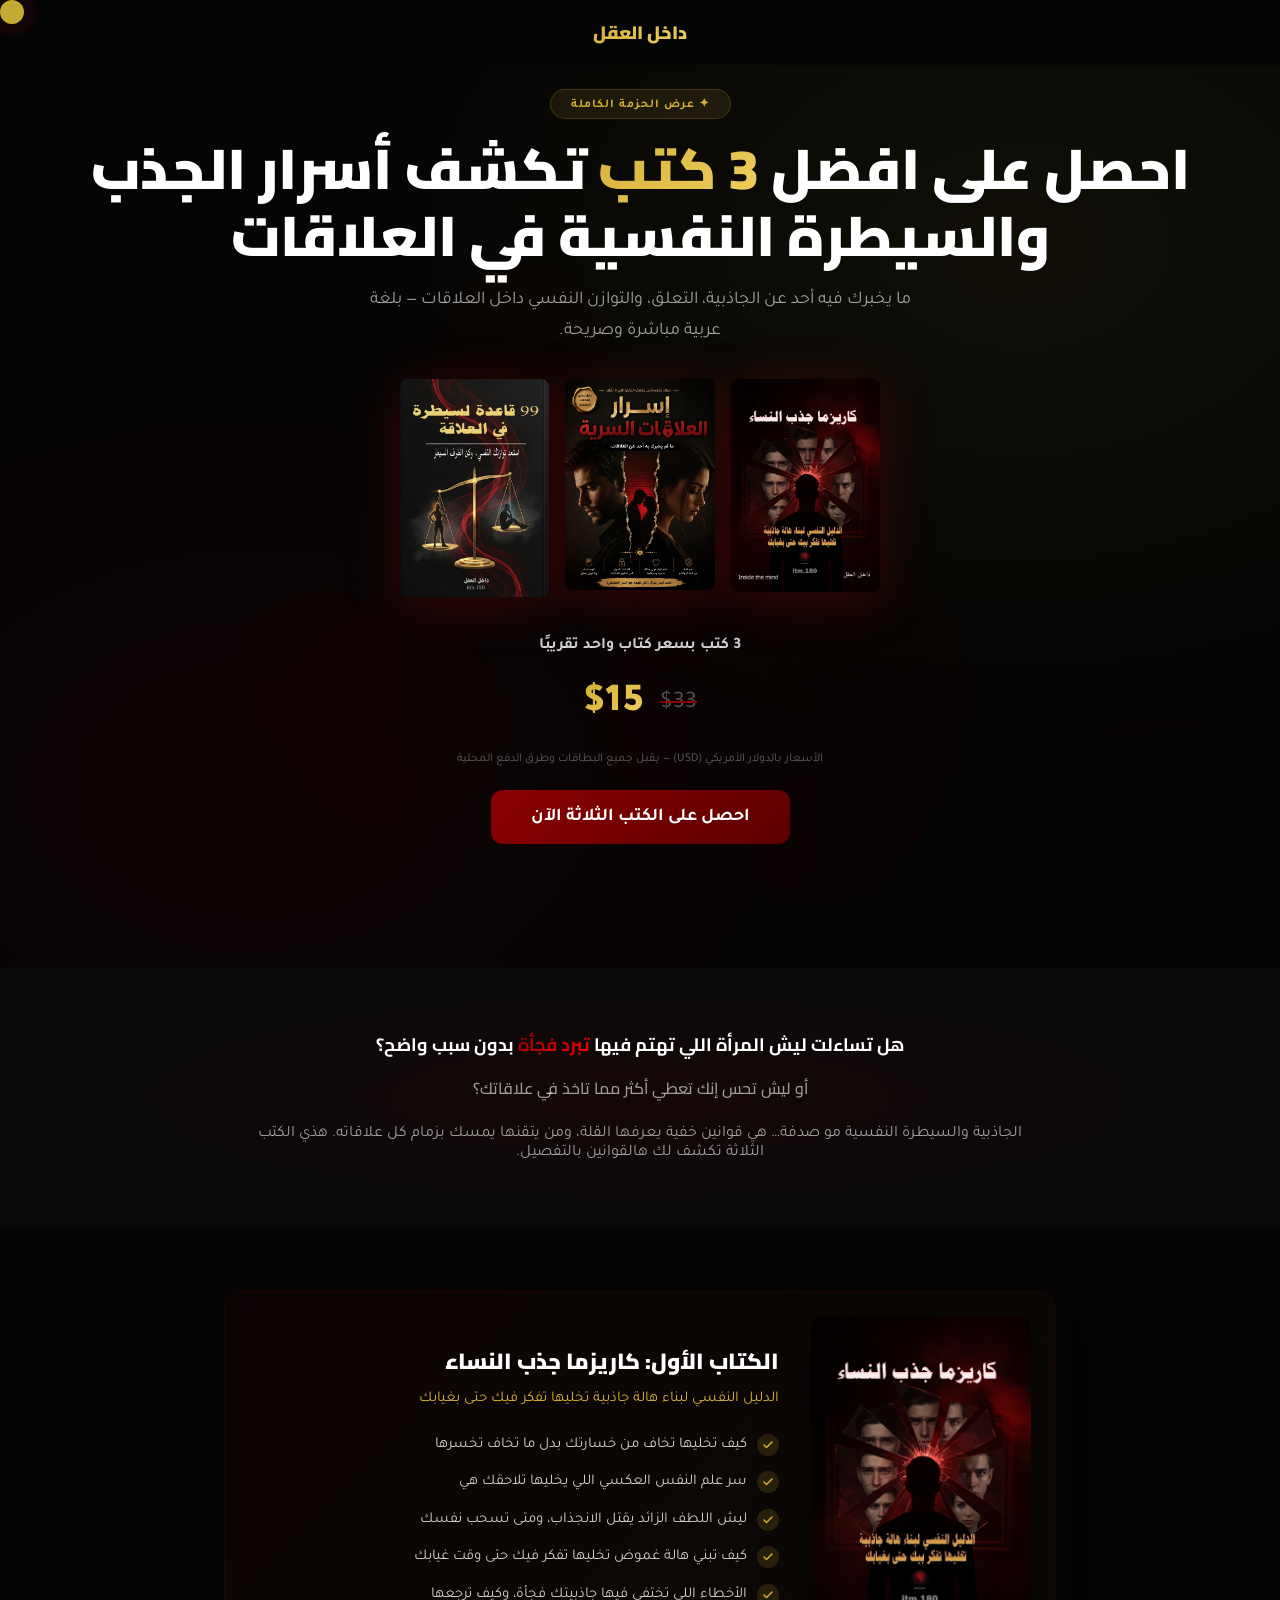
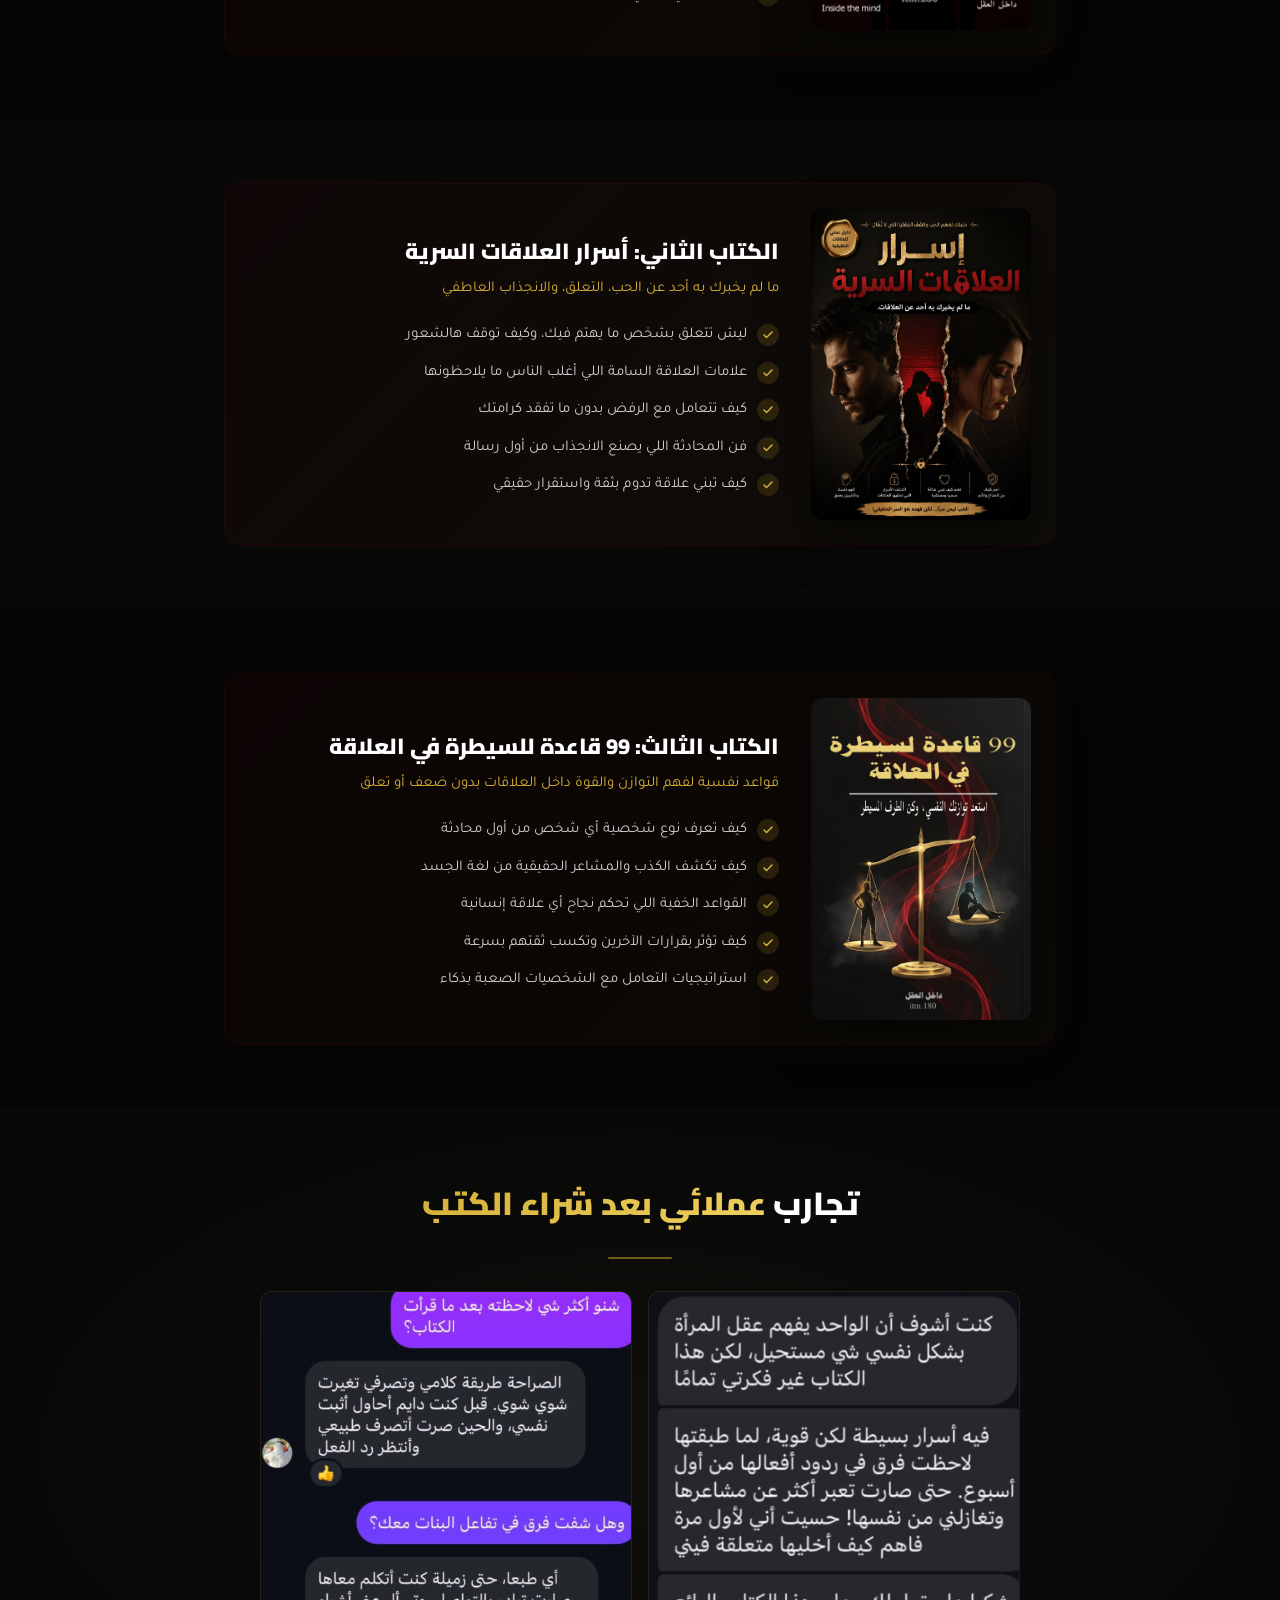
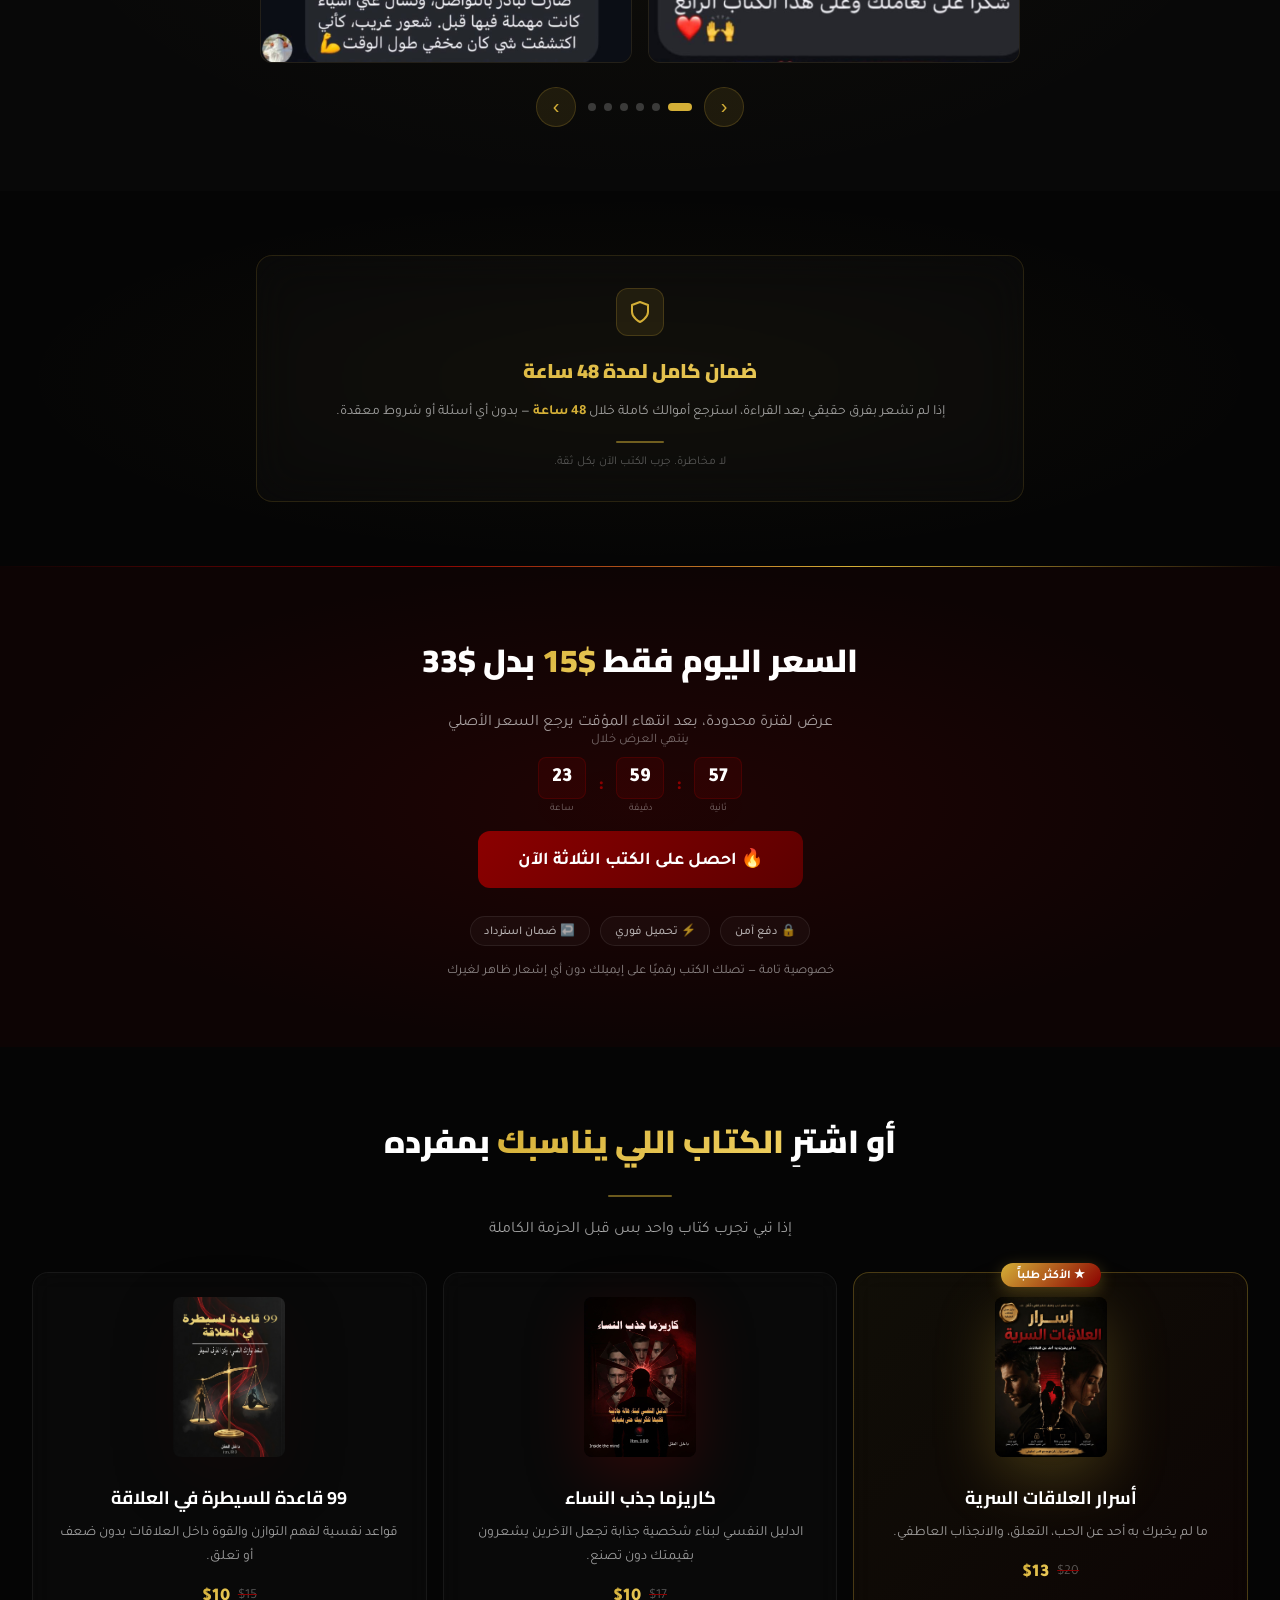
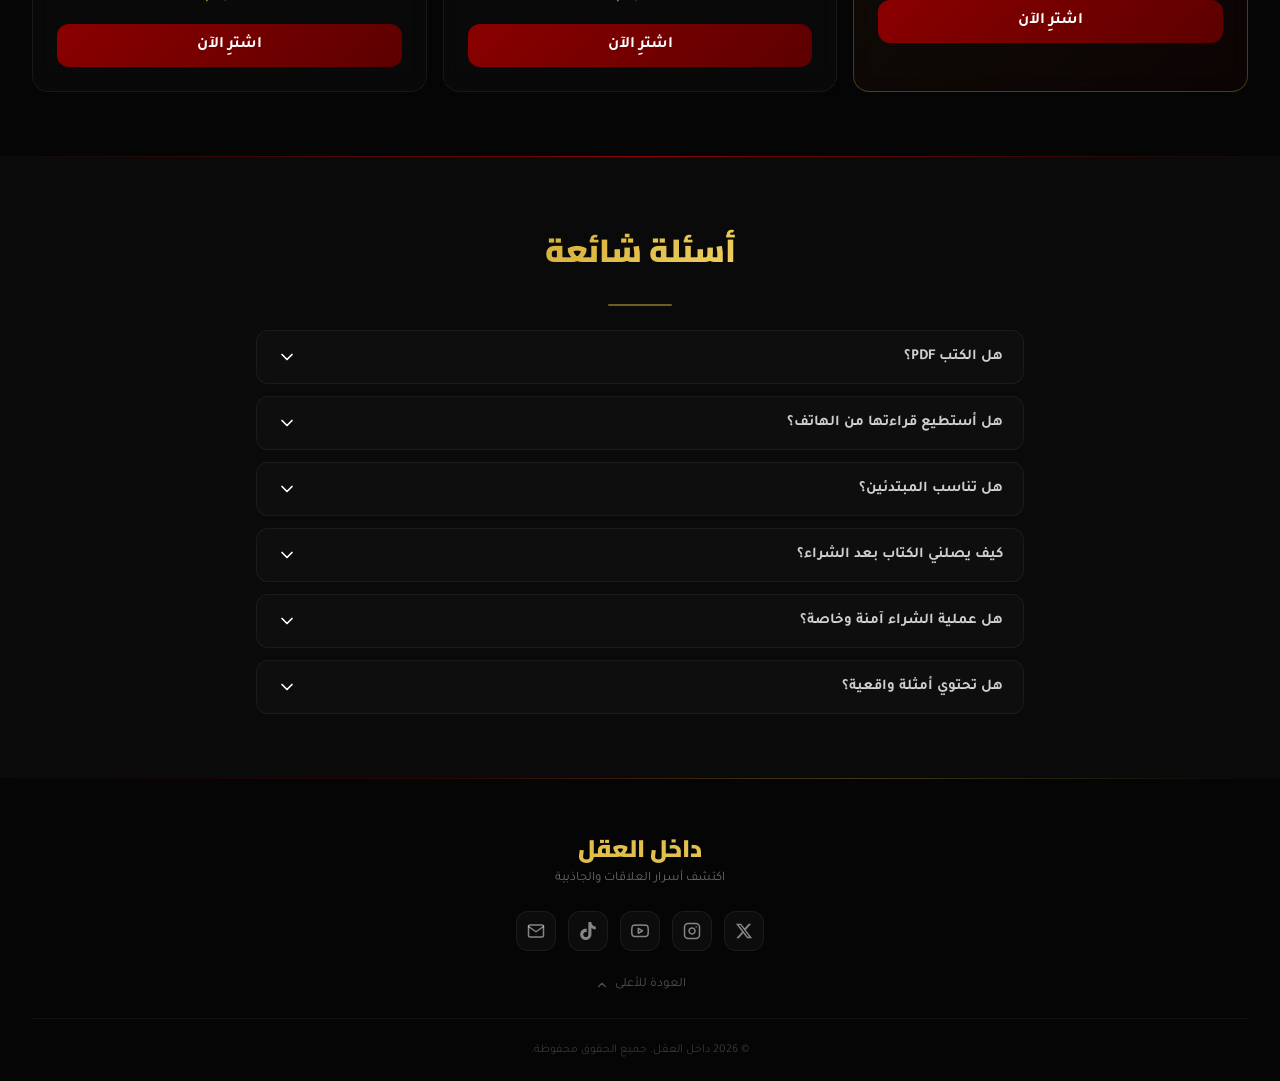
<file: index.html>
<!DOCTYPE html>
<html lang="ar" dir="rtl">
<head>
<meta charset="UTF-8">
  <!-- Google tag (gtag.js) -->
<script async src="https://www.googletagmanager.com/gtag/js?id=G-TMVSB3X9LT"></script>
<script>
  window.dataLayer = window.dataLayer || [];
  function gtag(){dataLayer.push(arguments);}
  gtag('js', new Date());

  gtag('config', 'G-TMVSB3X9LT');
</script>
  
<meta name="viewport" content="width=device-width, initial-scale=1.0">
<title>داخل العقل - اكتشف أسرار العلاقات والجاذبية</title>
<link rel="preconnect" href="https://fonts.googleapis.com">
<link rel="preconnect" href="https://fonts.gstatic.com" crossorigin>
<link href="https://fonts.googleapis.com/css2?family=Tajawal:wght@400;500;700;900&family=Cairo:wght@700;900&display=swap" rel="stylesheet">
<link rel="preload" href="images/book-asrar.jpg" as="image" fetchpriority="high">
<link rel="stylesheet" href="css/styles.css">
</head>
<body>

<!-- Loading Screen -->
<div id="loading-screen">
  <div style="text-align:center;position:relative;">
    <div style="position:relative;z-index:10;">
      <h1 style="font-family:'Cairo',sans-serif;font-size:3rem;font-weight:900;color:white;margin-bottom:1rem;">داخل <span class="text-gradient">العقل</span></h1>
      <div style="height:2px;margin:0 auto;border-radius:2px;background:linear-gradient(90deg,transparent,#D4AF37,#8B0000,transparent);width:120px;animation:loading-grow 0.8s ease-in-out forwards;"></div>
    </div>
    <div style="position:absolute;inset:0;filter:blur(3rem);opacity:0.2;background:radial-gradient(circle at center,#8B0000 0%,transparent 70%);"></div>
  </div>
</div>

<!-- Cursor Effects -->
<div id="cursor-main"></div>
<div id="cursor-trail"></div>

<!-- Smoke Canvas -->
<canvas id="smoke-canvas"></canvas>

<!-- Top Bar -->
<div class="topbar scroll-hidden">
  <span class="text-gradient" style="font-family:'Cairo',sans-serif;font-weight:900;font-size:1.125rem;">داخل العقل</span>
</div>

<!-- Main Offer (Bundle) -->
<section class="section" style="padding-top:1.5rem;">
  <div class="hero-glow"></div>
  <div class="container" style="text-align:center;position:relative;z-index:10;">
    <div class="hero-badge scroll-hidden">✦ عرض الحزمة الكاملة</div>
    <h1 class="hero-title scroll-hidden">احصل على افضل <span class="text-gradient" style="white-space:nowrap;">3 كتب</span> تكشف أسرار الجذب والسيطرة النفسية في العلاقات</h1>
    <p class="hero-desc scroll-hidden" style="margin-right:auto;margin-left:auto;">ما يخبرك فيه أحد عن الجاذبية، التعلق، والتوازن النفسي داخل العلاقات — بلغة عربية مباشرة وصريحة.</p>

    <div class="offer-books scroll-hidden">
      <a href="books/karizma-jathb-alnisa.html"><img loading="lazy" src="images/book-karizma.jpg" alt="كاريزما جذب النساء"></a>
      <a href="books/asarar-alalakat.html"><img loading="lazy" src="images/book-asrar.jpg" alt="أسرار العلاقات السرية"></a>
      <a href="books/99-qaeda.html"><img loading="lazy" src="images/book-99.jpg" alt="99 قاعدة للسيطرة"></a>
    </div>

    <p class="scroll-hidden" style="font-weight:700;color:rgba(255,255,255,0.8);margin-bottom:0.5rem;">3 كتب بسعر كتاب واحد تقريبًا</p>
    <div class="pricing scroll-hidden">
      <span class="old-price">$33</span>
      <span class="new-price">$15</span>
    </div>
    <p class="currency-note scroll-hidden">الأسعار بالدولار الأمريكي (USD) — يقبل جميع البطاقات وطرق الدفع المحلية</p>

    <div class="scroll-hidden" style="margin-top:1.5rem;">
      <a href="https://rabt.store/itm180/buy/c6e0e6bd-3a00-42df-a976-6851f3e49faa" target="_blank" class="btn-primary" style="display:inline-block;padding:1rem 2.5rem;font-size:1.125rem;">احصل على الكتب الثلاثة الآن</a>
    </div>
    <div class="scroll-hidden" style="margin-top: 1rem;">
      <a href="preview.html" target="_blank" class="btn-preview" style="display: none;">📖 شاهد أول 3 صفحات من كل كتاب</a>
    </div>
    <div class="trust-badges scroll-hidden">
      <span class="trust-badge">🔒 دفع آمن</span>
      <span class="trust-badge">⚡ تحميل فوري</span>
      <span class="trust-badge">↩️ ضمان استرداد</span>
    </div>
  </div>
</section>

<!-- Pain Hook -->
<section class="section" style="background:#080808;">
  <div class="section-glow" style="background:radial-gradient(ellipse at 50% 50%,rgba(139,0,0,0.1) 0%,transparent 70%);"></div>
  <div class="container" style="text-align:center;">
    <h2 class="hook-question scroll-hidden">هل تساءلت ليش المرأة اللي تهتم فيها <span class="text-gradient-red">تبرد فجأة</span> بدون سبب واضح؟</h2>
    <p class="hook-question scroll-hidden" style="font-size:1rem;color:rgba(255,255,255,0.6);font-weight:500;">أو ليش تحس إنك تعطي أكثر مما تاخذ في علاقاتك؟</p>
    <p class="scroll-hidden section-desc" style="margin-top:1.5rem;">الجاذبية والسيطرة النفسية مو صدفة… هي قوانين خفية يعرفها القلة، ومن يتقنها يمسك بزمام كل علاقاته. هذي الكتب الثلاثة تكشف لك هالقوانين بالتفصيل.</p>
  </div>
</section>

<!-- Book 1: Karizma -->
<section class="section" id="books" style="background:#050505;">
  <div class="container">
    <div class="book-detail scroll-hidden">
      <img loading="lazy" src="images/book-karizma.jpg" alt="كاريزما جذب النساء">
      <div>
        <div class="book-detail-title">الكتاب الأول: كاريزما جذب النساء</div>
        <p class="book-detail-tagline">الدليل النفسي لبناء هالة جاذبية تخليها تفكر فيك حتى بغيابك</p>
        <div class="bullet-list">
          <div class="bullet-item"><span class="bullet-check"><svg viewBox="0 0 24 24" fill="none" stroke="#D4AF37" stroke-width="3" stroke-linecap="round" stroke-linejoin="round"><polyline points="20 6 9 17 4 12"/></svg></span>كيف تخليها تخاف من خسارتك بدل ما تخاف تخسرها</div>
          <div class="bullet-item"><span class="bullet-check"><svg viewBox="0 0 24 24" fill="none" stroke="#D4AF37" stroke-width="3" stroke-linecap="round" stroke-linejoin="round"><polyline points="20 6 9 17 4 12"/></svg></span>سر علم النفس العكسي اللي يخليها تلاحقك هي</div>
          <div class="bullet-item"><span class="bullet-check"><svg viewBox="0 0 24 24" fill="none" stroke="#D4AF37" stroke-width="3" stroke-linecap="round" stroke-linejoin="round"><polyline points="20 6 9 17 4 12"/></svg></span>ليش اللطف الزائد يقتل الانجذاب، ومتى تسحب نفسك</div>
          <div class="bullet-item"><span class="bullet-check"><svg viewBox="0 0 24 24" fill="none" stroke="#D4AF37" stroke-width="3" stroke-linecap="round" stroke-linejoin="round"><polyline points="20 6 9 17 4 12"/></svg></span>كيف تبني هالة غموض تخليها تفكر فيك حتى وقت غيابك</div>
          <div class="bullet-item"><span class="bullet-check"><svg viewBox="0 0 24 24" fill="none" stroke="#D4AF37" stroke-width="3" stroke-linecap="round" stroke-linejoin="round"><polyline points="20 6 9 17 4 12"/></svg></span>الأخطاء اللي تختفي فيها جاذبيتك فجأة، وكيف ترجعها</div>
        </div>
      </div>
    </div>
  </div>
</section>

<!-- Book 2: Asrar -->
<section class="section" style="background:#080808;">
  <div class="container">
    <div class="book-detail scroll-hidden">
      <img loading="lazy" src="images/book-asrar.jpg" alt="أسرار العلاقات السرية">
      <div>
        <div class="book-detail-title">الكتاب الثاني: أسرار العلاقات السرية</div>
        <p class="book-detail-tagline">ما لم يخبرك به أحد عن الحب، التعلق، والانجذاب العاطفي</p>
        <div class="bullet-list">
          <div class="bullet-item"><span class="bullet-check"><svg viewBox="0 0 24 24" fill="none" stroke="#D4AF37" stroke-width="3" stroke-linecap="round" stroke-linejoin="round"><polyline points="20 6 9 17 4 12"/></svg></span>ليش تتعلق بشخص ما يهتم فيك، وكيف توقف هالشعور</div>
          <div class="bullet-item"><span class="bullet-check"><svg viewBox="0 0 24 24" fill="none" stroke="#D4AF37" stroke-width="3" stroke-linecap="round" stroke-linejoin="round"><polyline points="20 6 9 17 4 12"/></svg></span>علامات العلاقة السامة اللي أغلب الناس ما يلاحظونها</div>
          <div class="bullet-item"><span class="bullet-check"><svg viewBox="0 0 24 24" fill="none" stroke="#D4AF37" stroke-width="3" stroke-linecap="round" stroke-linejoin="round"><polyline points="20 6 9 17 4 12"/></svg></span>كيف تتعامل مع الرفض بدون ما تفقد كرامتك</div>
          <div class="bullet-item"><span class="bullet-check"><svg viewBox="0 0 24 24" fill="none" stroke="#D4AF37" stroke-width="3" stroke-linecap="round" stroke-linejoin="round"><polyline points="20 6 9 17 4 12"/></svg></span>فن المحادثة اللي يصنع الانجذاب من أول رسالة</div>
          <div class="bullet-item"><span class="bullet-check"><svg viewBox="0 0 24 24" fill="none" stroke="#D4AF37" stroke-width="3" stroke-linecap="round" stroke-linejoin="round"><polyline points="20 6 9 17 4 12"/></svg></span>كيف تبني علاقة تدوم بثقة واستقرار حقيقي</div>
        </div>
      </div>
    </div>
  </div>
</section>

<!-- Book 3: 99 Qaeda -->
<section class="section" style="background:#050505;">
  <div class="container">
    <div class="book-detail scroll-hidden">
      <img loading="lazy" src="images/book-99.jpg" alt="99 قاعدة للسيطرة">
      <div>
        <div class="book-detail-title">الكتاب الثالث: 99 قاعدة للسيطرة في العلاقة</div>
        <p class="book-detail-tagline">قواعد نفسية لفهم التوازن والقوة داخل العلاقات بدون ضعف أو تعلق</p>
        <div class="bullet-list">
          <div class="bullet-item"><span class="bullet-check"><svg viewBox="0 0 24 24" fill="none" stroke="#D4AF37" stroke-width="3" stroke-linecap="round" stroke-linejoin="round"><polyline points="20 6 9 17 4 12"/></svg></span>كيف تعرف نوع شخصية أي شخص من أول محادثة</div>
          <div class="bullet-item"><span class="bullet-check"><svg viewBox="0 0 24 24" fill="none" stroke="#D4AF37" stroke-width="3" stroke-linecap="round" stroke-linejoin="round"><polyline points="20 6 9 17 4 12"/></svg></span>كيف تكشف الكذب والمشاعر الحقيقية من لغة الجسد</div>
          <div class="bullet-item"><span class="bullet-check"><svg viewBox="0 0 24 24" fill="none" stroke="#D4AF37" stroke-width="3" stroke-linecap="round" stroke-linejoin="round"><polyline points="20 6 9 17 4 12"/></svg></span>القواعد الخفية اللي تحكم نجاح أي علاقة إنسانية</div>
          <div class="bullet-item"><span class="bullet-check"><svg viewBox="0 0 24 24" fill="none" stroke="#D4AF37" stroke-width="3" stroke-linecap="round" stroke-linejoin="round"><polyline points="20 6 9 17 4 12"/></svg></span>كيف تؤثر بقرارات الآخرين وتكسب ثقتهم بسرعة</div>
          <div class="bullet-item"><span class="bullet-check"><svg viewBox="0 0 24 24" fill="none" stroke="#D4AF37" stroke-width="3" stroke-linecap="round" stroke-linejoin="round"><polyline points="20 6 9 17 4 12"/></svg></span>استراتيجيات التعامل مع الشخصيات الصعبة بذكاء</div>
        </div>
      </div>
    </div>
  </div>
</section>

<!-- Testimonials Slider -->
<section class="section" style="background:#080808;">
  <div class="section-glow" style="background:radial-gradient(ellipse at 50% 50%, rgba(212,175,55,0.04) 0%, transparent 70%);"></div>
  <div class="container" style="text-align:center;">
    <div class="scroll-hidden">
      <h2 class="section-title">تجارب <span class="text-gradient">عملائي بعد شراء الكتب</span></h2>
      <div class="divider"></div>
    </div>
    <div style="margin-top:2rem;">
      <div style="position:relative;max-width:760px;margin:0 auto;">
        <div id="gallery-slide" class="scroll-hidden" style="display:grid;grid-template-columns:repeat(2,1fr);gap:1rem;"></div>
      </div>
      <div id="gallery-nav" style="display:flex;align-items:center;justify-content:center;gap:0.75rem;margin-top:1.5rem;">
        <button id="gallery-prev" class="gallery-btn" aria-label="السابق">‹</button>
        <div id="gallery-dots" style="display:flex;gap:0.5rem;flex-wrap:wrap;"></div>
        <button id="gallery-next" class="gallery-btn" aria-label="التالي">›</button>
      </div>
    </div>
  </div>
</section>

<!-- Guarantee -->
<section class="section" style="background:#050505;">
  <div class="section-glow" style="background:radial-gradient(ellipse at 50% 50%,rgba(212,175,55,0.04) 0%,transparent 70%);"></div>
  <div class="container" style="text-align:center;">
    <div class="guarantee-card scroll-hidden">
      <div class="shield-icon"><svg viewBox="0 0 24 24" fill="none" stroke="#D4AF37" stroke-width="2" stroke-linecap="round" stroke-linejoin="round"><path d="M12 22s8-4 8-10V5l-8-3-8 3v7c0 6 8 10 8 10z"/></svg></div>
      <h3 class="text-gradient" style="font-family:'Cairo',sans-serif;font-size:1.25rem;font-weight:900;margin-bottom:0.75rem;">ضمان كامل لمدة 48 ساعة</h3>
      <p style="color:rgba(255,255,255,0.6);font-size:0.875rem;line-height:1.7;margin-bottom:1rem;">إذا لم تشعر بفرق حقيقي بعد القراءة، استرجع أموالك كاملة خلال <strong style="color:#D4AF37;">48 ساعة</strong> — بدون أي أسئلة أو شروط معقدة.</p>
      <div class="divider" style="margin:0 auto;width:48px;"></div>
      <p style="color:rgba(255,255,255,0.3);font-size:0.75rem;margin-top:0.75rem;">لا مخاطرة. جرب الكتب الآن بكل ثقة.</p>
    </div>
  </div>
</section>

<!-- Final Offer Block (price + countdown + CTA together) -->
<section class="section" style="background:#0D0404;">
  <div class="section-glow" style="background:radial-gradient(ellipse at 50% 50%, rgba(139,0,0,0.15) 0%, transparent 70%);"></div>
  <div style="position:absolute;top:0;left:0;right:0;height:1px;background:linear-gradient(90deg,transparent,#8B0000,#D4AF37,transparent);"></div>
  <div class="container" style="text-align:center;">
    <div class="scroll-hidden">
      <h2 class="section-title">السعر اليوم فقط <span class="text-gradient">$15</span> بدل $33</h2>
      <p class="section-desc">عرض لفترة محدودة، بعد انتهاء المؤقت يرجع السعر الأصلي</p>
    </div>
    <div id="final-offer-timer" class="scroll-hidden"></div>
    <div class="scroll-hidden" style="margin-top:1rem;">
      <a href="https://rabt.store/itm180/buy/c6e0e6bd-3a00-42df-a976-6851f3e49faa" target="_blank" class="btn-primary" style="display:inline-block;padding:1rem 2.5rem;font-size:1.125rem;">🔥 احصل على الكتب الثلاثة الآن</a>
    </div>
    <div class="scroll-hidden" style="margin-top: 1rem;">
      <a href="preview.html" target="_blank" class="btn-preview" style="display: none;">📖 شاهد أول 3 صفحات من كل كتاب</a>
    </div>
    <div class="trust-badges scroll-hidden">
      <span class="trust-badge">🔒 دفع آمن</span>
      <span class="trust-badge">⚡ تحميل فوري</span>
      <span class="trust-badge">↩️ ضمان استرداد</span>
    </div>
    <p class="discretion-note scroll-hidden">خصوصية تامة — تصلك الكتب رقميًا على إيميلك دون أي إشعار ظاهر لغيرك</p>
  </div>
</section>

<!-- Individual Purchase Option -->
<section class="section" style="background:#050505;">
  <div class="container" style="text-align:center;">
    <div class="scroll-hidden">
      <h2 class="section-title">أو اشترِ <span class="text-gradient">الكتاب اللي يناسبك</span> بمفرده</h2>
      <div class="divider"></div>
      <p class="section-desc">إذا تبي تجرب كتاب واحد بس قبل الحزمة الكاملة</p>
    </div>
    <div class="grid-3" style="gap:1rem;margin-top:2rem;">
      <div class="book-card featured scroll-hidden" onclick="location.href='books/asarar-alalakat.html'">
        <div class="book-badge">★ الأكثر طلباً</div>
        <div class="book-card-float" style="box-shadow:0 20px 60px #D4AF3740;"><img loading="lazy" src="images/book-asrar.jpg" alt="أسرار العلاقات السرية"></div>
        <h3 class="book-card-title">أسرار العلاقات السرية</h3>
        <p class="book-card-desc">ما لم يخبرك به أحد عن الحب، التعلق، والانجذاب العاطفي.</p>
        <div class="book-card-price"><span class="old-price">$20</span><span class="new-price">$13</span></div>
        <a href="https://rabt.store/itm180/buy/c177f298-af21-43f1-a196-09562efc22ff" target="_blank" class="btn-primary" style="display:block;width:100%;text-align:center;" onclick="event.stopPropagation()">اشترِ الآن</a>
      </div>
      <div class="book-card scroll-hidden" onclick="location.href='books/karizma-jathb-alnisa.html'">
        <div class="book-card-float" style="box-shadow:0 20px 60px #8B000040;"><img loading="lazy" src="images/book-karizma.jpg" alt="كاريزما جذب النساء"></div>
        <h3 class="book-card-title">كاريزما جذب النساء</h3>
        <p class="book-card-desc">الدليل النفسي لبناء شخصية جذابة تجعل الآخرين يشعرون بقيمتك دون تصنع.</p>
        <div class="book-card-price"><span class="old-price">$17</span><span class="new-price">$10</span></div>
        <a href="https://rabt.store/itm180/buy/20b5045e-35fe-4c49-bb2e-ca0f1386827c" target="_blank" class="btn-primary" style="display:block;width:100%;text-align:center;" onclick="event.stopPropagation()">اشترِ الآن</a>
      </div>
      <div class="book-card scroll-hidden" onclick="location.href='books/99-qaeda.html'">
        <div class="book-card-float" style="box-shadow:0 20px 60px #1A000040;"><img loading="lazy" src="images/book-99.jpg" alt="99 قاعدة للسيطرة"></div>
        <h3 class="book-card-title">99 قاعدة للسيطرة في العلاقة</h3>
        <p class="book-card-desc">قواعد نفسية لفهم التوازن والقوة داخل العلاقات بدون ضعف أو تعلق.</p>
        <div class="book-card-price"><span class="old-price">$15</span><span class="new-price">$10</span></div>
        <a href="https://rabt.store/itm180/buy/fa087242-55ba-49e4-921c-02788a3fc160" target="_blank" class="btn-primary" style="display:block;width:100%;text-align:center;" onclick="event.stopPropagation()">اشترِ الآن</a>
      </div>
    </div>
  </div>
</section>

<!-- FAQ Section -->
<section class="section" id="faq" style="background:#0A0A0A;">
  <div style="position:absolute;top:0;left:0;right:0;height:1px;background:linear-gradient(90deg,transparent,#8B0000,transparent);"></div>
  <div class="container" style="text-align:center;">
    <div class="scroll-hidden">
      <h2 class="section-title"><span class="text-gradient">أسئلة شائعة</span></h2>
      <div class="divider"></div>
    </div>
    <div class="faq-list">
      <div class="faq-item">
        <div class="faq-question" onclick="toggleFaq(this)">
          <span>هل الكتب PDF؟</span>
          <svg class="faq-arrow" viewBox="0 0 24 24" width="20" height="20" fill="none" stroke="currentColor" stroke-width="2" stroke-linecap="round" stroke-linejoin="round"><polyline points="6 9 12 15 18 9"/></svg>
        </div>
        <div class="faq-answer"><p>نعم، جميع الكتب متوفرة بصيغة PDF عالية الجودة يمكنك قراءتها على أي جهاز.</p></div>
      </div>
      <div class="faq-item">
        <div class="faq-question" onclick="toggleFaq(this)">
          <span>هل أستطيع قراءتها من الهاتف؟</span>
          <svg class="faq-arrow" viewBox="0 0 24 24" width="20" height="20" fill="none" stroke="currentColor" stroke-width="2" stroke-linecap="round" stroke-linejoin="round"><polyline points="6 9 12 15 18 9"/></svg>
        </div>
        <div class="faq-answer"><p>بالتأكيد. الكتب مصممة خصيصًا لتكون متوافقة مع جميع أحجام الشاشات بما فيها الهواتف الذكية.</p></div>
      </div>
      <div class="faq-item">
        <div class="faq-question" onclick="toggleFaq(this)">
          <span>هل تناسب المبتدئين؟</span>
          <svg class="faq-arrow" viewBox="0 0 24 24" width="20" height="20" fill="none" stroke="currentColor" stroke-width="2" stroke-linecap="round" stroke-linejoin="round"><polyline points="6 9 12 15 18 9"/></svg>
        </div>
        <div class="faq-answer"><p>نعم، الكتب مكتوبة بأسلوب بسيط وعملي يناسب الجميع بغض النظر عن خلفيتهم المعرفية.</p></div>
      </div>
      <div class="faq-item">
        <div class="faq-question" onclick="toggleFaq(this)">
          <span>كيف يصلني الكتاب بعد الشراء؟</span>
          <svg class="faq-arrow" viewBox="0 0 24 24" width="20" height="20" fill="none" stroke="currentColor" stroke-width="2" stroke-linecap="round" stroke-linejoin="round"><polyline points="6 9 12 15 18 9"/></svg>
        </div>
        <div class="faq-answer"><p>بعد إتمام عملية الشراء، سيصلك رابط التحميل مباشرة على بريدك الإلكتروني.</p></div>
      </div>
      <div class="faq-item">
        <div class="faq-question" onclick="toggleFaq(this)">
          <span>هل عملية الشراء آمنة وخاصة؟</span>
          <svg class="faq-arrow" viewBox="0 0 24 24" width="20" height="20" fill="none" stroke="currentColor" stroke-width="2" stroke-linecap="round" stroke-linejoin="round"><polyline points="6 9 12 15 18 9"/></svg>
        </div>
        <div class="faq-answer"><p>نعم تماماً. الدفع يتم عبر بوابة دفع مشفّرة وآمنة، ولا نشارك بياناتك مع أي جهة. الكتاب يصلك رقمياً وبخصوصية كاملة، دون أي إشعار أو محتوى ظاهر لغيرك.</p></div>
      </div>
      <div class="faq-item">
        <div class="faq-question" onclick="toggleFaq(this)">
          <span>هل تحتوي أمثلة واقعية؟</span>
          <svg class="faq-arrow" viewBox="0 0 24 24" width="20" height="20" fill="none" stroke="currentColor" stroke-width="2" stroke-linecap="round" stroke-linejoin="round"><polyline points="6 9 12 15 18 9"/></svg>
        </div>
        <div class="faq-answer"><p>نعم، كل كتاب يحتوي على أمثلة واقعية وتطبيقات عملية يمكنك استخدامها في حياتك اليومية.</p></div>
      </div>
    </div>
  </div>
</section>

<!-- Footer -->
<footer class="footer">
  <div class="footer-line"></div>
  <div class="container" style="text-align:center;">
    <div class="footer-brand">
      <h3 class="text-gradient" style="font-family:'Cairo',sans-serif;font-size:1.5rem;font-weight:900;">داخل العقل</h3>
      <p style="color:rgba(255,255,255,0.4);font-size:0.8125rem;">اكتشف أسرار العلاقات والجاذبية</p>
    </div>
    <div class="footer-social">
      <a href="#" class="social-link"><svg viewBox="0 0 24 24" fill="currentColor"><path d="M18.244 2.25h3.308l-7.227 8.26 8.502 11.24H16.17l-5.214-6.817L4.99 21.75H1.68l7.73-8.835L1.254 2.25H8.08l4.713 6.231zm-1.161 17.52h1.833L7.084 4.126H5.117z"/></svg></a>
      <a href="https://www.instagram.com/itm.180" target="_blank" class="social-link"><svg viewBox="0 0 24 24" fill="none" stroke="currentColor" stroke-width="2" stroke-linecap="round" stroke-linejoin="round"><rect x="2" y="2" width="20" height="20" rx="5" ry="5"/><path d="M16 11.37A4 4 0 1 1 12.63 8 4 4 0 0 1 16 11.37z"/><line x1="17.5" y1="6.5" x2="17.51" y2="6.5"/></svg></a>
      <a href="#" class="social-link"><svg viewBox="0 0 24 24" fill="none" stroke="currentColor" stroke-width="2" stroke-linecap="round" stroke-linejoin="round"><path d="M22.54 6.42a2.78 2.78 0 0 0-1.94-2C18.88 4 12 4 12 4s-6.88 0-8.6.46a2.78 2.78 0 0 0-1.94 2A29 29 0 0 0 1 11.75a29 29 0 0 0 .46 5.33A2.78 2.78 0 0 0 3.4 19c1.72.46 8.6.46 8.6.46s6.88 0 8.6-.46a2.78 2.78 0 0 0 1.94-2 29 29 0 0 0 .46-5.25 29 29 0 0 0-.46-5.33z"/><polygon points="9.75 15.02 15.5 11.75 9.75 8.48 9.75 15.02"/></svg></a>
      <a href="https://www.tiktok.com/@itm.180" target="_blank" class="social-link"><svg viewBox="0 0 24 24" fill="currentColor"><path d="M12.525.02c1.31-.02 2.61-.01 3.91-.02.08 1.53.63 3.09 1.75 4.17 1.12 1.11 2.7 1.62 4.24 1.79v4.03c-1.44-.05-2.89-.35-4.2-.97-.57-.26-1.1-.59-1.62-.93-.01 2.92.01 5.84-.02 8.75-.08 1.4-.54 2.79-1.35 3.94-1.31 1.92-3.58 3.17-5.91 3.21-1.43.08-2.86-.31-4.08-1.03-2.02-1.19-3.44-3.37-3.65-5.71-.02-.5-.03-1-.01-1.49.18-1.9 1.12-3.72 2.58-4.96 1.66-1.44 3.98-2.13 6.15-1.72.02 1.48-.04 2.96-.04 4.44-.99-.32-2.15-.23-3.02.37-.63.41-1.11 1.04-1.36 1.75-.21.51-.15 1.07-.14 1.61.24 1.64 1.82 3.02 3.5 2.87 1.12-.01 2.19-.66 2.77-1.61.19-.33.4-.67.41-1.06.1-1.79.06-3.57.07-5.36.01-4.03-.01-8.05.02-12.07z"/></svg></a>
      <a href="#" class="social-link"><svg viewBox="0 0 24 24" fill="none" stroke="currentColor" stroke-width="2" stroke-linecap="round" stroke-linejoin="round"><path d="M4 4h16c1.1 0 2 .9 2 2v12c0 1.1-.9 2-2 2H4c-1.1 0-2-.9-2-2V6c0-1.1.9-2 2-2z"/><polyline points="22,6 12,13 2,6"/></svg></a>
    </div>
    <div><a href="#" onclick="window.scrollTo({top:0,behavior:'smooth'});return false;" class="scroll-top">العودة للأعلى <svg viewBox="0 0 24 24" width="14" height="14" fill="none" stroke="currentColor" stroke-width="2" stroke-linecap="round" stroke-linejoin="round"><polyline points="18 15 12 9 6 15"/></svg></a></div>
    <div class="footer-copy">© 2026 داخل العقل. جميع الحقوق محفوظة.</div>
  </div>
</footer>

<script src="js/main.js"></script>
</body>
</html>
</file>
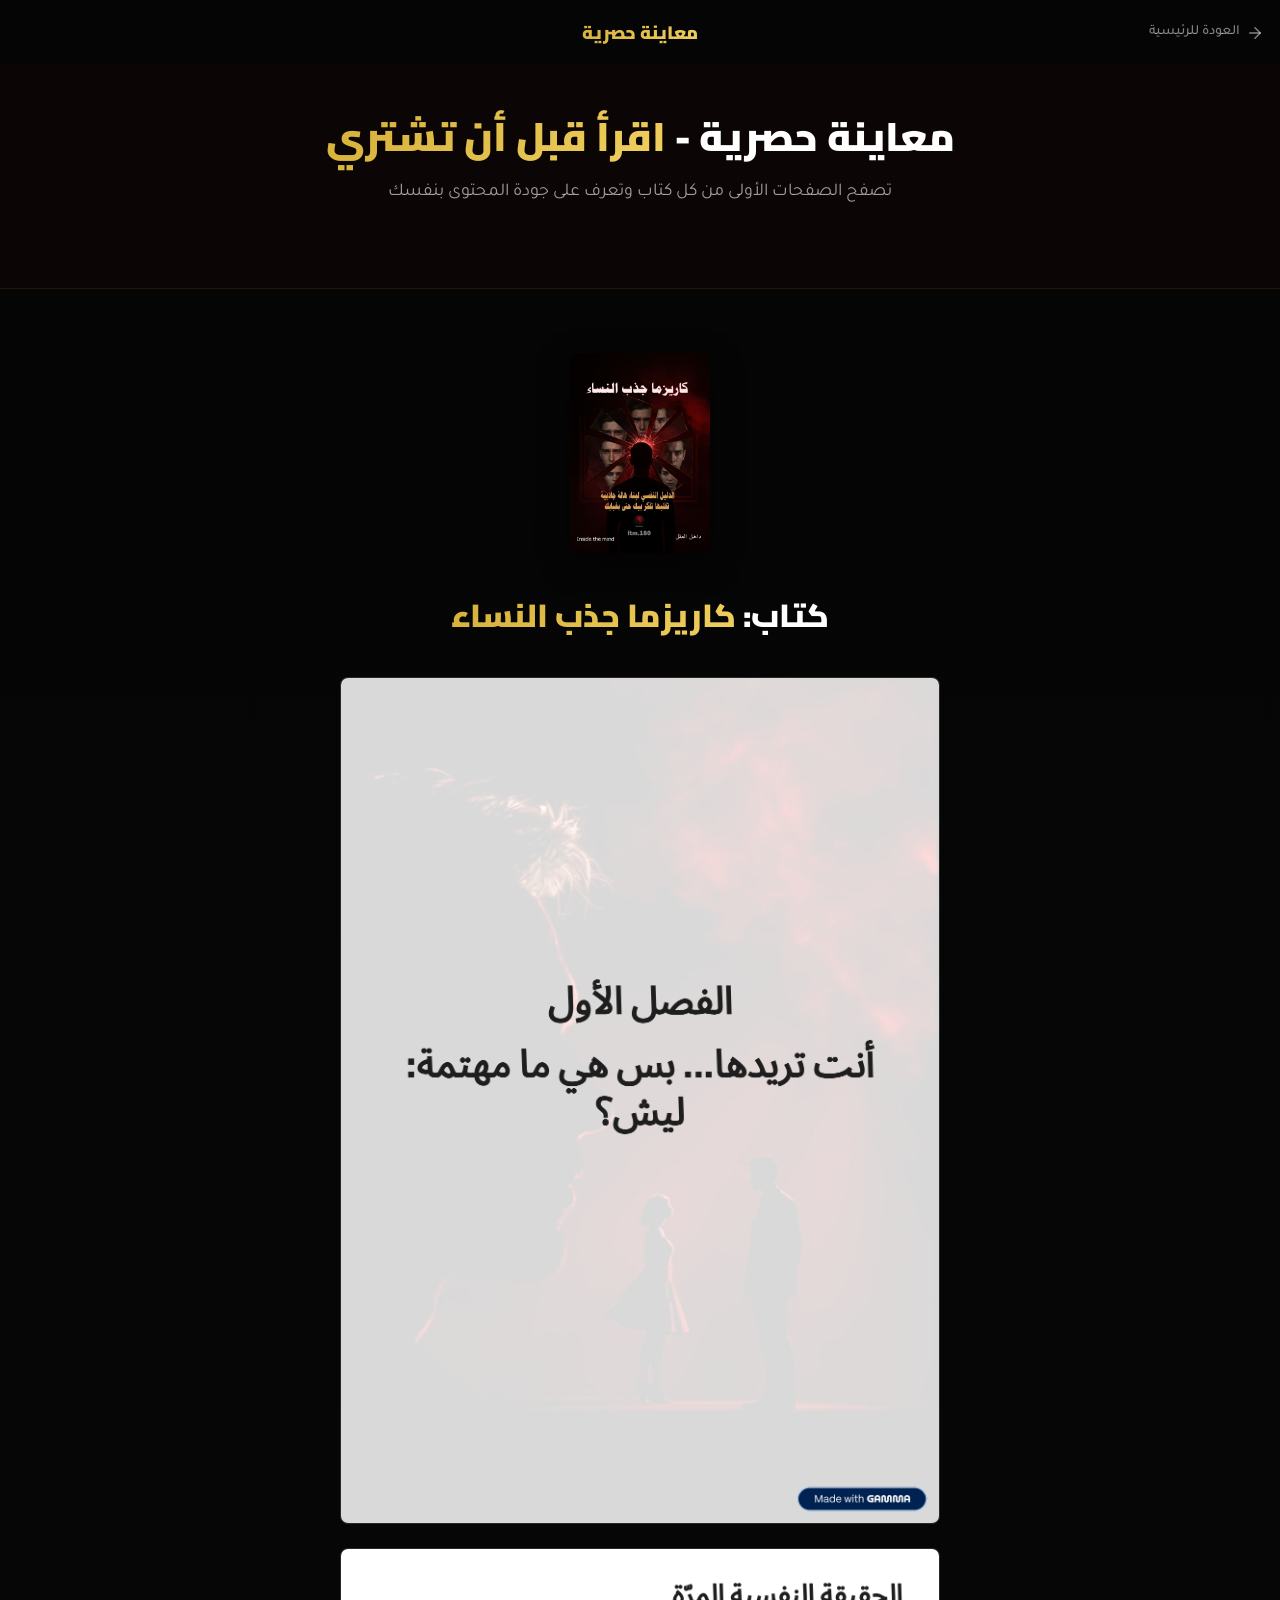
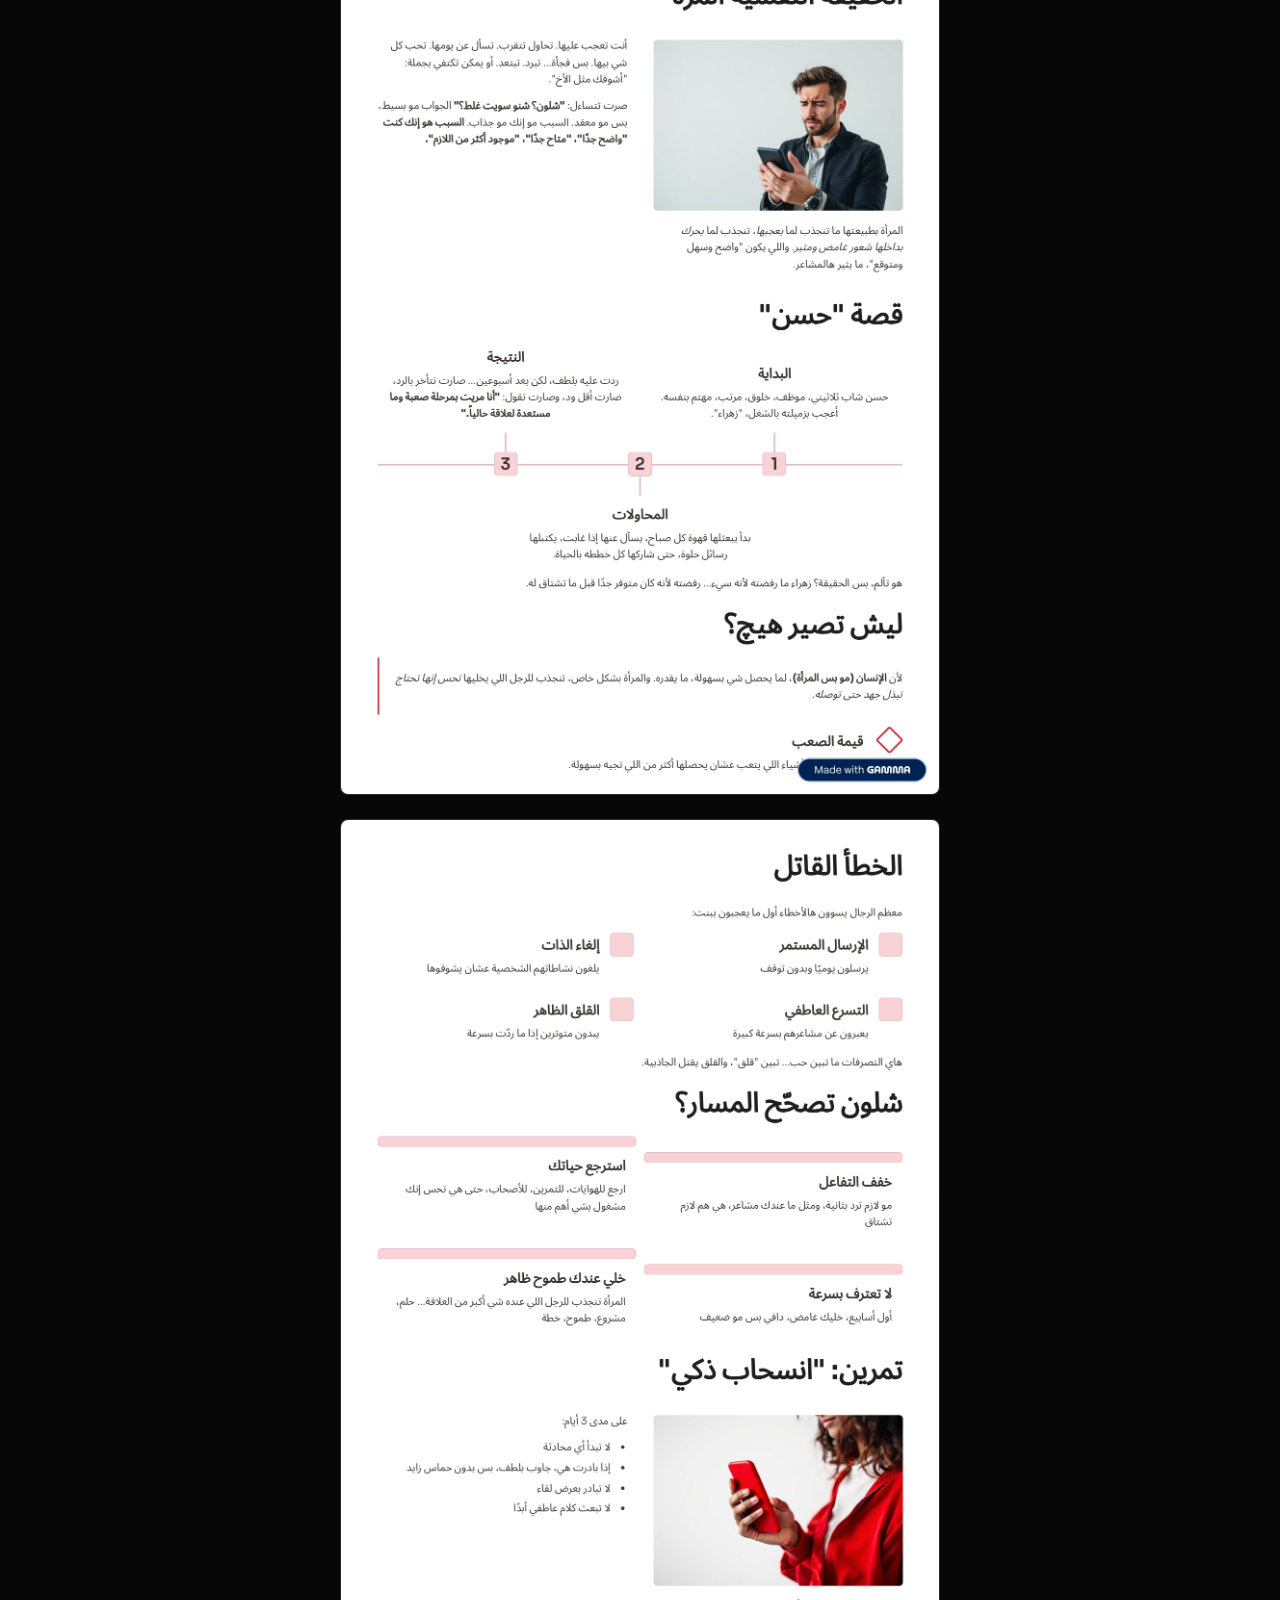
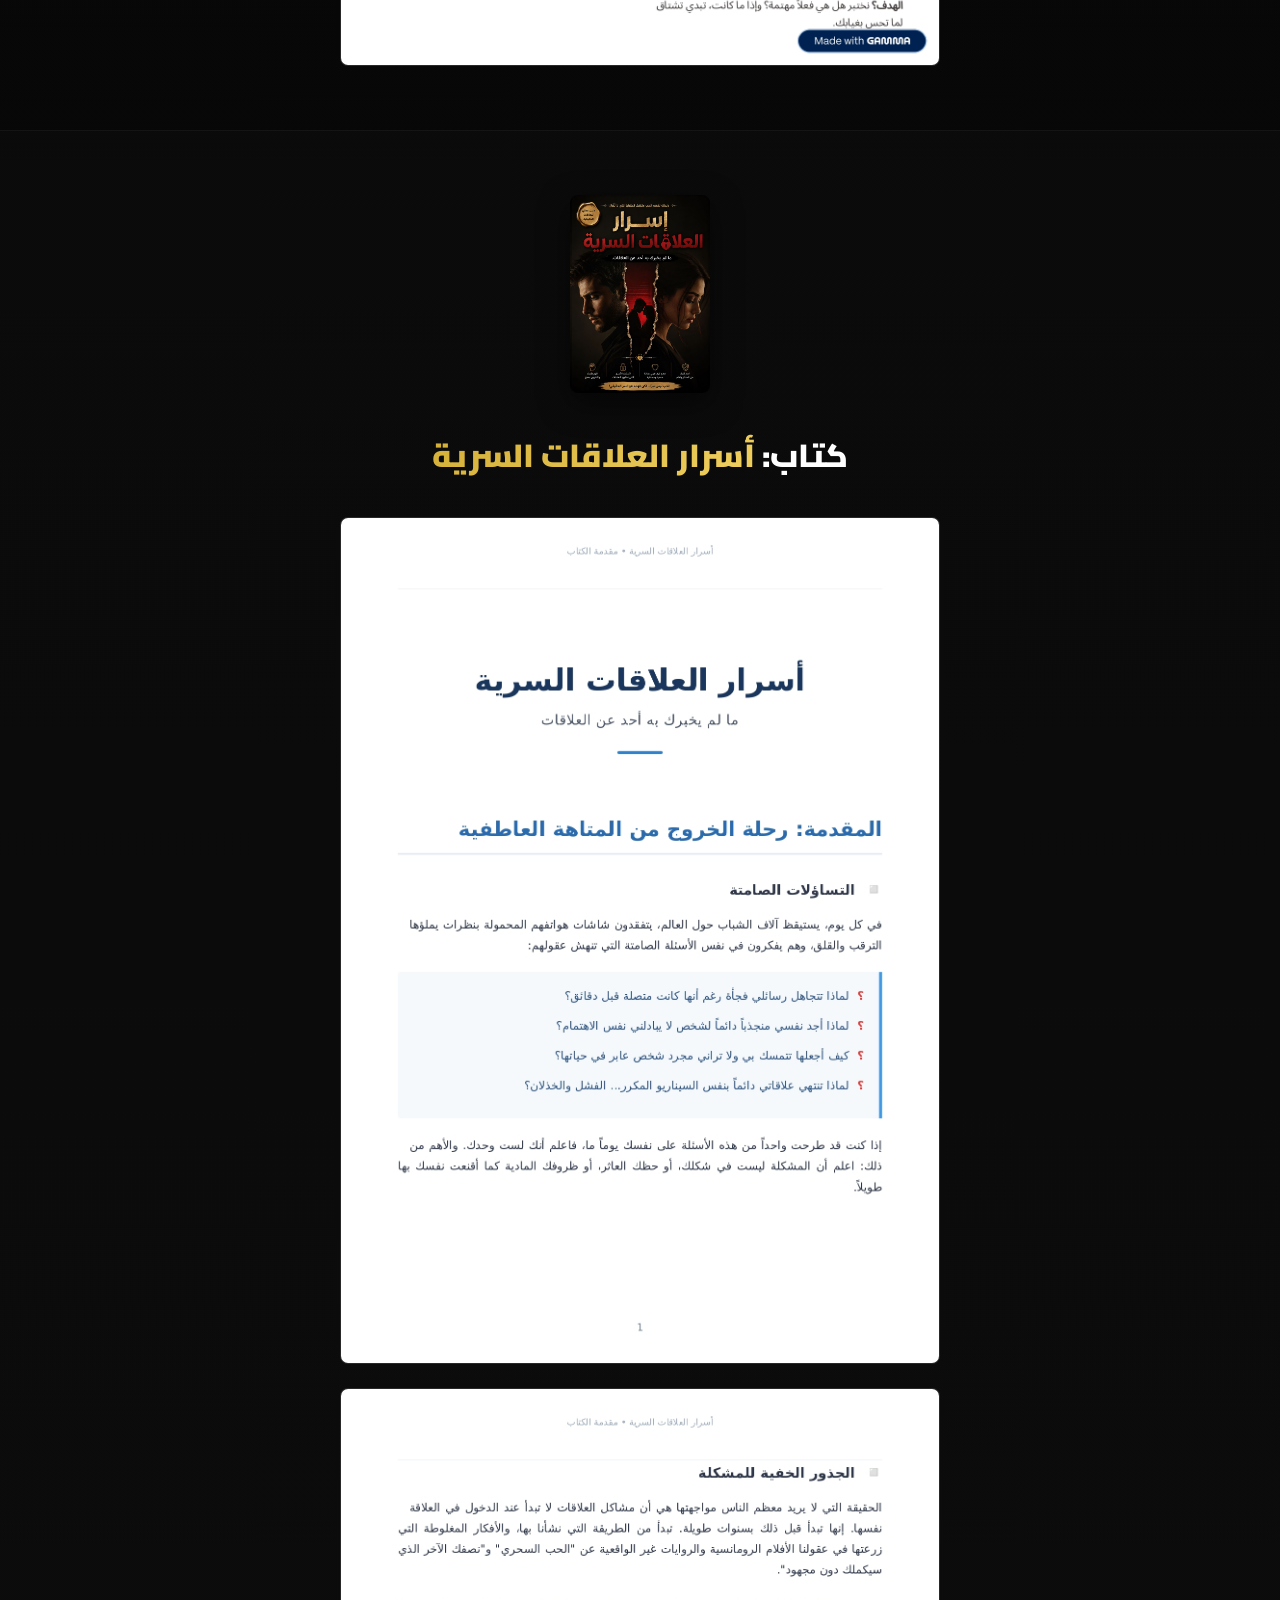
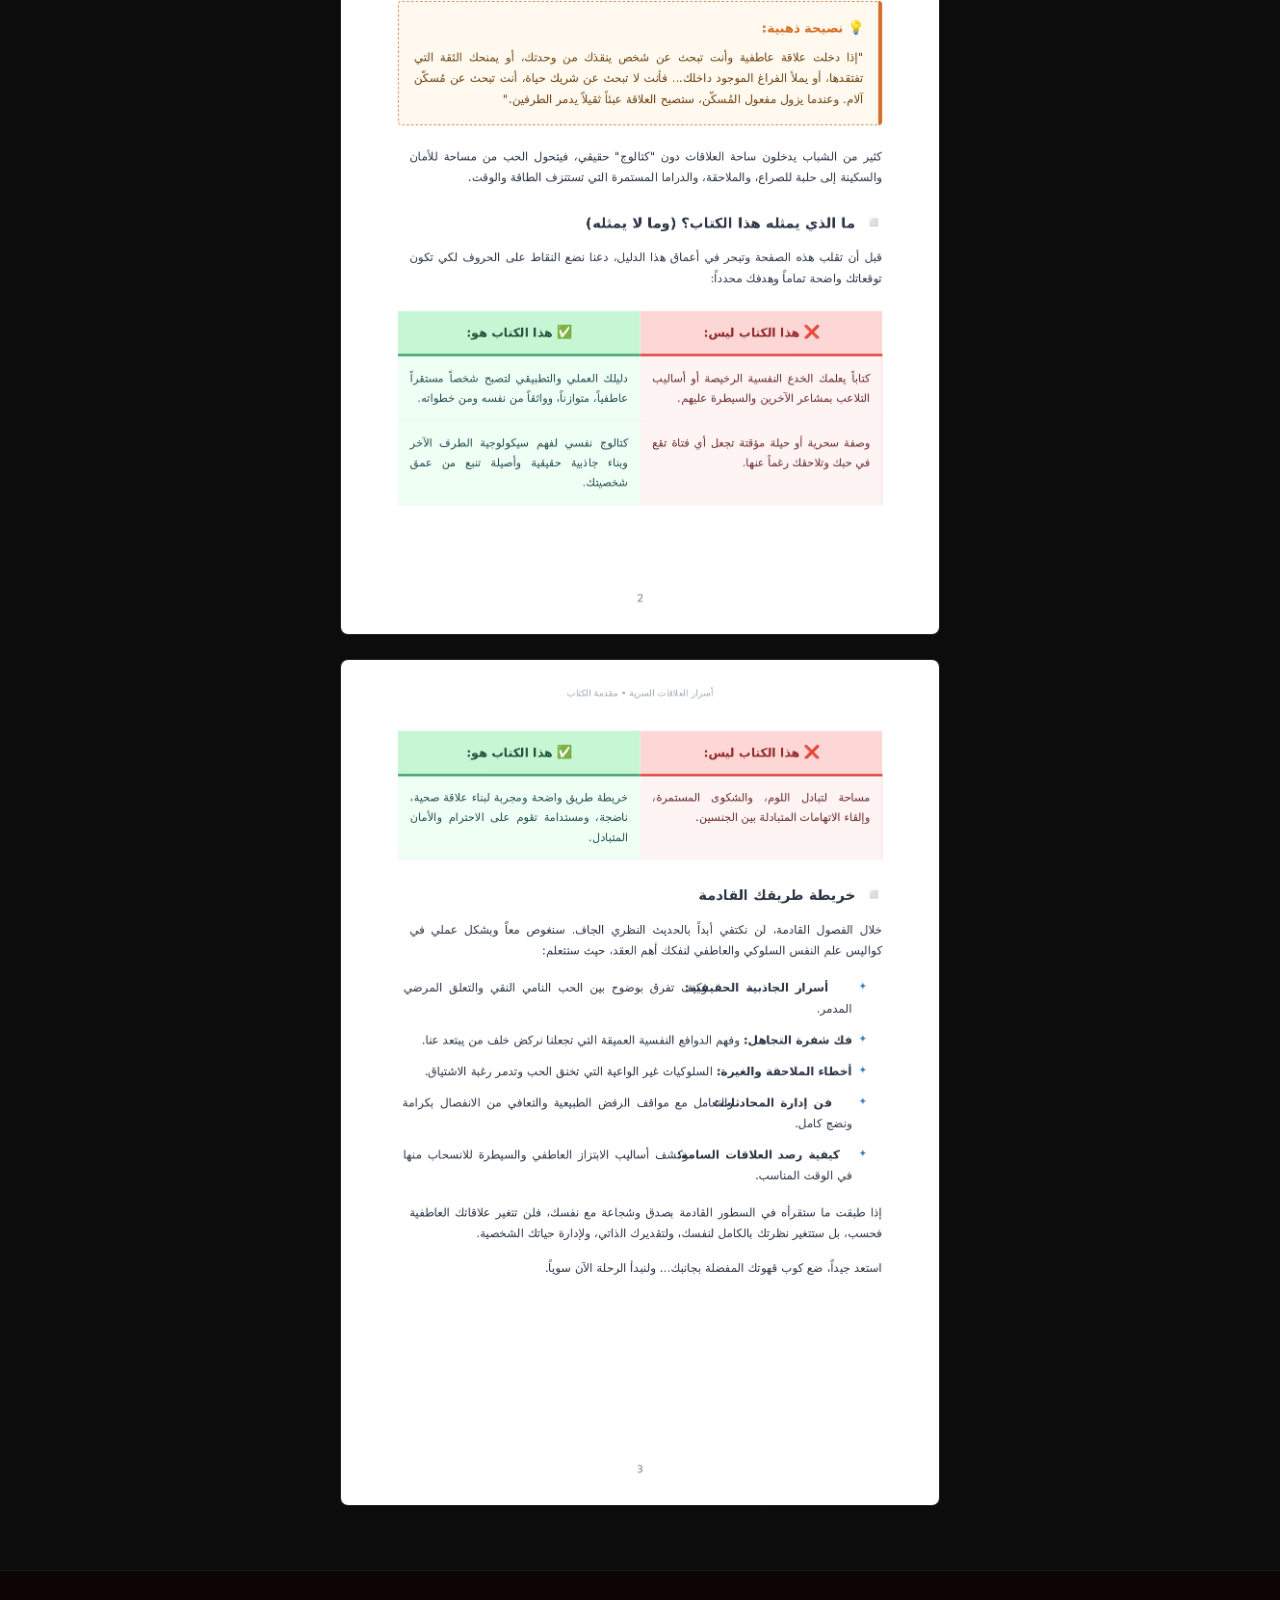
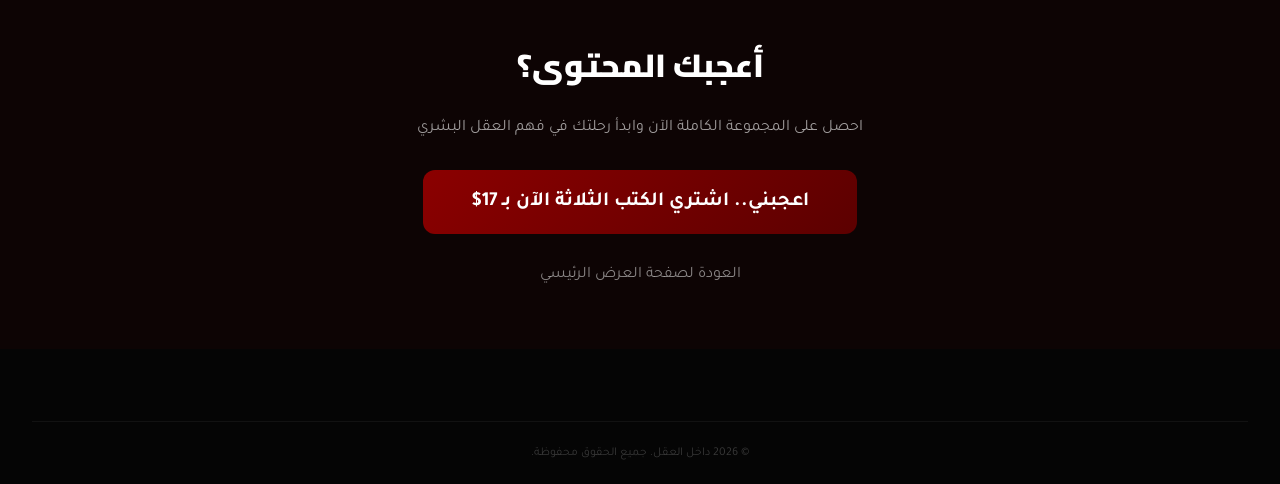
<file: preview.html>
<!DOCTYPE html>
<html lang="ar" dir="rtl">
<head>
<meta charset="UTF-8">
<meta name="viewport" content="width=device-width, initial-scale=1.0">
<title>معاينة الكتب - داخل العقل</title>
<link rel="preconnect" href="https://fonts.googleapis.com">
<link rel="preconnect" href="https://fonts.gstatic.com" crossorigin>
<link href="https://fonts.googleapis.com/css2?family=Tajawal:wght@400;500;700;900&family=Cairo:wght@700;900&display=swap" rel="stylesheet">
<link rel="stylesheet" href="css/styles.css">
<style>
  body {
    background: linear-gradient(to bottom, #050505, #0a0a0a);
  }
  .preview-header {
    padding: 3rem 1rem;
    text-align: center;
    background: rgba(139, 0, 0, 0.05);
    border-bottom: 1px solid rgba(212, 175, 55, 0.1);
  }
</style>
</head>
<body>

<!-- Loading Screen -->
<div id="loading-screen">
  <div style="text-align:center;position:relative;">
    <div style="position:relative;z-index:10;">
      <h1 style="font-family:'Cairo',sans-serif;font-size:3rem;font-weight:900;color:white;margin-bottom:1rem;">داخل <span class="text-gradient">العقل</span></h1>
      <div style="height:2px;margin:0 auto;border-radius:2px;background:linear-gradient(90deg,transparent,#D4AF37,#8B0000,transparent);width:120px;animation:loading-grow 0.8s ease-in-out forwards;"></div>
    </div>
  </div>
</div>

<div class="topbar">
  <a href="index.html" class="back-btn"><svg viewBox="0 0 24 24" width="18" height="18" fill="none" stroke="currentColor" stroke-width="2" stroke-linecap="round" stroke-linejoin="round" style="transform: rotate(180deg);"><line x1="19" y1="12" x2="5" y2="12"/><polyline points="12 19 5 12 12 5"/></svg> العودة للرئيسية</a>
  <span class="text-gradient" style="font-family:'Cairo',sans-serif;font-weight:900;font-size:1.125rem;">معاينة حصرية</span>
</div>

<header class="preview-header">
  <div class="container">
    <h1 class="hero-title scroll-hidden" style="font-size: 2.5rem;">معاينة حصرية - <span class="text-gradient">اقرأ قبل أن تشتري</span></h1>
    <p class="hero-desc scroll-hidden">تصفح الصفحات الأولى من كل كتاب وتعرف على جودة المحتوى بنفسك</p>
  </div>
</header>

<!-- Book 1 Preview -->
<section class="preview-book-section">
  <div class="container">
    <img src="images/book-karizma.jpg" alt="كاريزما جذب النساء" class="preview-cover-small scroll-hidden">
    <h2 class="section-title scroll-hidden">كتاب: <span class="text-gradient">كاريزما جذب النساء</span></h2>
    <div class="pages-container scroll-hidden">
      <img src="images/previews/karizma/book1-page1.jpg" alt="صفحة 1" class="page-placeholder" onerror="this.src='https://via.placeholder.com/600x800/111/D4AF37?text=Page+1'">
      <img src="images/previews/karizma/book1-page2.jpg" alt="صفحة 2" class="page-placeholder" onerror="this.src='https://via.placeholder.com/600x800/111/D4AF37?text=Page+2'">
      <img src="images/previews/karizma/book1-page3.jpg" alt="صفحة 3" class="page-placeholder" onerror="this.src='https://via.placeholder.com/600x800/111/D4AF37?text=Page+3'">
    </div>
  </div>
</section>

<!-- Book 2 Preview -->
<section class="preview-book-section" style="background: rgba(255,255,255,0.01);">
  <div class="container">
    <img src="images/book-asrar.jpg" alt="أسرار العلاقات السرية" class="preview-cover-small scroll-hidden">
    <h2 class="section-title scroll-hidden">كتاب: <span class="text-gradient">أسرار العلاقات السرية</span></h2>
    <div class="pages-container scroll-hidden">
      <img src="images/previews/asrar/book2-page1.jpg" alt="صفحة 1" class="page-placeholder" onerror="this.src='https://via.placeholder.com/600x800/111/D4AF37?text=Page+1'">
      <img src="images/previews/asrar/book2-page2.jpg" alt="صفحة 2" class="page-placeholder" onerror="this.src='https://via.placeholder.com/600x800/111/D4AF37?text=Page+2'">
      <img src="images/previews/asrar/book2-page3.jpg" alt="صفحة 3" class="page-placeholder" onerror="this.src='https://via.placeholder.com/600x800/111/D4AF37?text=Page+3'">
    </div>
  </div>
</section>

<!-- Final CTA -->
<section class="section" style="background:#0D0404; text-align:center;">
  <div class="container">
    <h2 class="section-title scroll-hidden">أعجبك المحتوى؟</h2>
    <p class="section-desc scroll-hidden" style="margin-bottom: 2rem;">احصل على المجموعة الكاملة الآن وابدأ رحلتك في فهم العقل البشري</p>
    <div class="scroll-hidden">
      <a href="https://payhip.com/b/9JsPd" target="_blank" class="btn-primary" style="display:inline-block;padding:1.25rem 3rem;font-size:1.25rem;">اعجبني.. اشتري الكتب الثلاثة الآن بـ 17$</a>
    </div>
    <div class="scroll-hidden" style="margin-top: 1.5rem;">
        <a href="index.html" style="color: rgba(255,255,255,0.5); text-decoration: none;">العودة لصفحة العرض الرئيسي</a>
    </div>
  </div>
</section>

<footer class="footer">
  <div class="container" style="text-align:center;">
    <div class="footer-copy">© 2026 داخل العقل. جميع الحقوق محفوظة.</div>
  </div>
</footer>

<script src="js/main.js"></script>
</body>
</html>
</file>
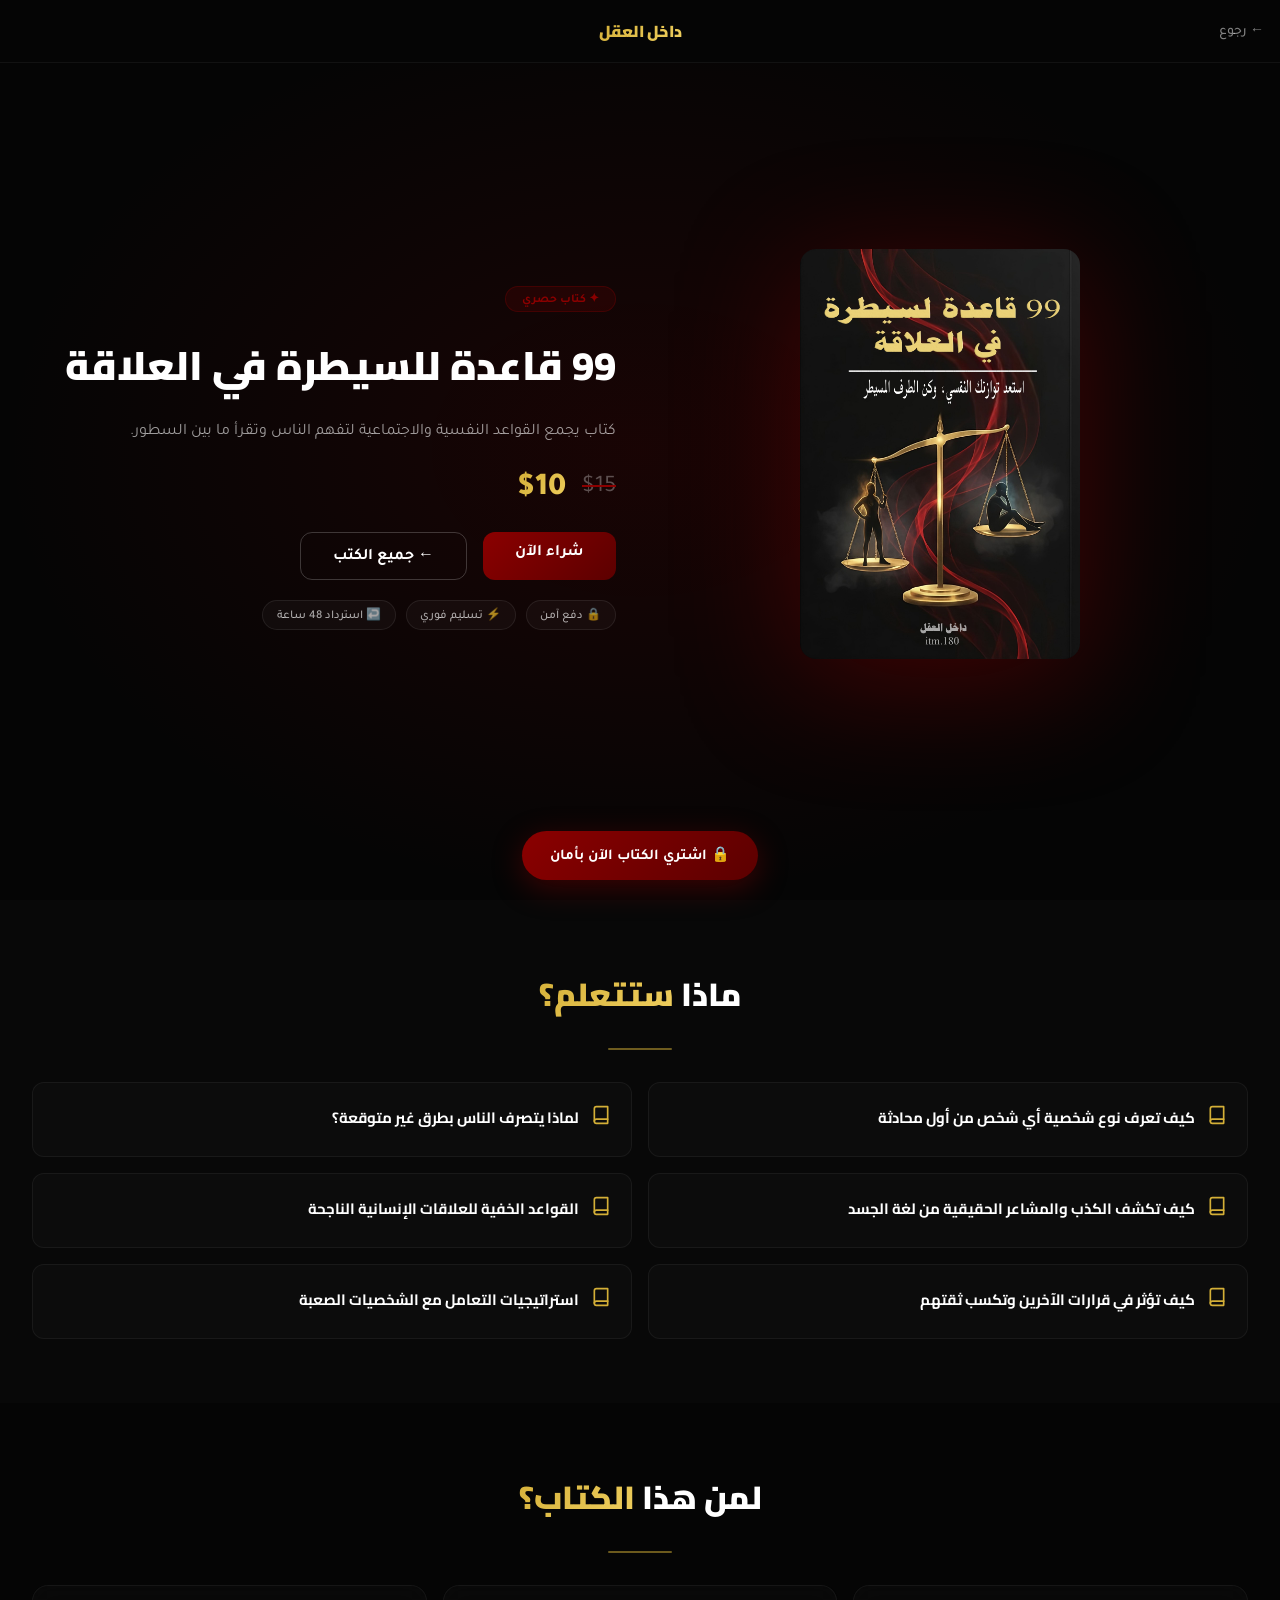
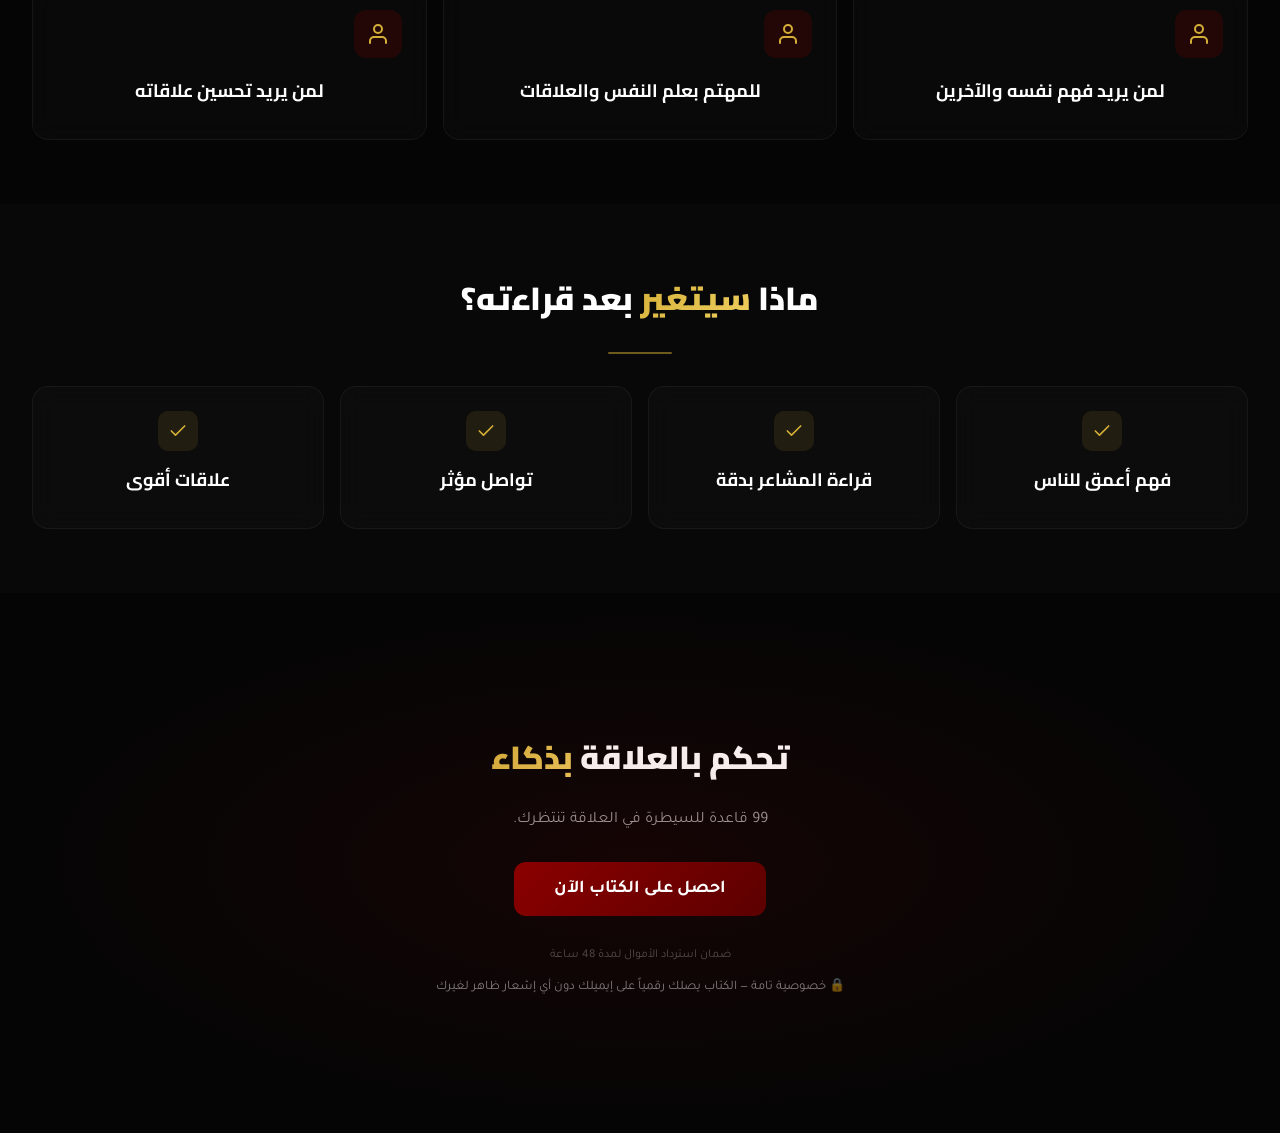
<file: books/99-qaeda.html>
<!DOCTYPE html>
<html lang="ar" dir="rtl">
<head>
<meta charset="UTF-8">

  <!-- Google tag (gtag.js) -->
<script async src="https://www.googletagmanager.com/gtag/js?id=G-TMVSB3X9LT"></script>
<script>
  window.dataLayer = window.dataLayer || [];
  function gtag(){dataLayer.push(arguments);}
  gtag('js', new Date());

  gtag('config', 'G-TMVSB3X9LT');
</script>
    <!-- Google tag (gtag.js) -->
<meta name="viewport" content="width=device-width, initial-scale=1.0">
<title>99 قاعدة للسيطرة في العلاقة - داخل العقل</title>
<link rel="preconnect" href="https://fonts.googleapis.com">
<link rel="preconnect" href="https://fonts.gstatic.com" crossorigin>
<link href="https://fonts.googleapis.com/css2?family=Tajawal:wght@400;500;700;900&family=Cairo:wght@700;900&display=swap" rel="stylesheet">
<link rel="preload" href="../images/book-99.jpg" as="image" fetchpriority="high">
<link rel="stylesheet" href="../css/styles.css">
<style>
.book-hero { min-height: 100vh; display: flex; align-items: center; padding: 6rem 1rem 4rem; position: relative; overflow: hidden; }
.book-hero-glow { position: absolute; inset: 0; pointer-events: none; background: radial-gradient(ellipse at 50% 50%, rgba(139,0,0,0.15) 0%, transparent 70%); }
.book-hero-inner { display: grid; grid-template-columns: 1fr 1fr; gap: 3rem; align-items: center; position: relative; z-index: 10; }
.book-cover-wrap { width: 280px; margin: 0 auto; animation: float-hover 4s ease-in-out infinite; }
.book-cover-wrap img { width: 100%; border-radius: 1rem; filter: drop-shadow(0 20px 60px rgba(139,0,0,0.4)); }
.book-hero-text h1 { font-family: 'Cairo', sans-serif; font-size: clamp(1.75rem, 4vw, 2.5rem); font-weight: 900; margin-bottom: 1rem; }
.book-hero-text p { font-size: 1rem; color: rgba(255,255,255,0.6); line-height: 1.7; margin-bottom: 1.5rem; }
.book-hero-price { display: flex; align-items: center; gap: 1rem; margin-bottom: 1.5rem; }
.book-hero-btns { display: flex; gap: 1rem; flex-wrap: wrap; }
.feature-grid { display: grid; grid-template-columns: repeat(2, 1fr); gap: 1rem; }
.feature-card { padding: 1.25rem; border-radius: 0.75rem; background: rgba(255,255,255,0.02); border: 1px solid rgba(255,255,255,0.05); display: flex; align-items: flex-start; gap: 0.75rem; }
.feature-card svg { width: 20px; height: 20px; flex-shrink: 0; margin-top: 2px; }
.feature-card h4 { font-family: 'Cairo', sans-serif; font-size: 0.9375rem; font-weight: 700; color: white; margin-bottom: 0.25rem; }
.feature-card p { font-size: 0.8125rem; color: rgba(255,255,255,0.5); line-height: 1.6; }
@media (max-width:768px) { .book-hero-inner { grid-template-columns: 1fr; text-align: center; } .book-cover-wrap { width: 200px; } .book-hero-price, .book-hero-btns { justify-content: center; } .feature-grid { grid-template-columns: 1fr; } }
</style>
</head>
<body>
<div class="topbar" style="position:fixed;top:0;left:0;right:0;z-index:100;background:#050505;border-bottom:1px solid rgba(255,255,255,0.05);">
  <a href="../index.html" class="back-btn">← رجوع</a>
  <span class="text-gradient" style="font-family:'Cairo',sans-serif;font-weight:900;font-size:1rem;">داخل العقل</span>
</div>
<section class="book-hero" style="background:#050505;padding-top:5rem;">
  <div class="book-hero-glow"></div>
  <div class="container">
    <div class="book-hero-inner">
      <div class="book-cover-wrap"><img fetchpriority="high" src="../images/book-99.jpg" alt="99 قاعدة للسيطرة في العلاقة"></div>
      <div class="book-hero-text">
        <div style="display:inline-block;padding:0.25rem 1rem;border-radius:9999px;background:rgba(139,0,0,0.15);border:1px solid rgba(139,0,0,0.3);margin-bottom:1rem;font-size:0.75rem;font-weight:700;color:#8B0000;">✦ كتاب حصري</div>
        <h1>99 قاعدة للسيطرة في العلاقة</h1>
        <p>كتاب يجمع القواعد النفسية والاجتماعية لتفهم الناس وتقرأ ما بين السطور.</p>
        <div class="book-hero-price"><span class="old-price">$15</span><span class="new-price" style="font-size:2rem;">$10</span></div>
        <div class="book-hero-btns">
          <a href="https://rabt.store/itm180/buy/fa087242-55ba-49e4-921c-02788a3fc160" target="_blank" class="btn-primary">شراء الآن</a>
          <a href="../index.html#books" class="btn-ghost">← جميع الكتب</a>
        </div>
        <div class="trust-badges" style="justify-content:flex-start;">
          <span class="trust-badge">🔒 دفع آمن</span>
          <span class="trust-badge">⚡ تسليم فوري</span>
          <span class="trust-badge">↩️ استرداد 48 ساعة</span>
        </div>
      </div>
    </div>
  </div>
</section>

<section class="section" style="background:#080808;">
  <div class="container" style="text-align:center;">
    <h2 class="section-title">ماذا <span class="text-gradient">ستتعلم؟</span></h2>
    <div class="divider"></div>
    <div class="feature-grid" style="margin-top:2rem;">
      <div class="feature-card"><svg viewBox="0 0 24 24" fill="none" stroke="#D4AF37" stroke-width="2" stroke-linecap="round" stroke-linejoin="round"><path d="M4 19.5A2.5 2.5 0 0 1 6.5 17H20"/><path d="M6.5 2H20v20H6.5A2.5 2.5 0 0 1 4 19.5v-15A2.5 2.5 0 0 1 6.5 2z"/></svg><div><h4>كيف تعرف نوع شخصية أي شخص من أول محادثة</h4></div></div>
      <div class="feature-card"><svg viewBox="0 0 24 24" fill="none" stroke="#D4AF37" stroke-width="2" stroke-linecap="round" stroke-linejoin="round"><path d="M4 19.5A2.5 2.5 0 0 1 6.5 17H20"/><path d="M6.5 2H20v20H6.5A2.5 2.5 0 0 1 4 19.5v-15A2.5 2.5 0 0 1 6.5 2z"/></svg><div><h4>لماذا يتصرف الناس بطرق غير متوقعة؟</h4></div></div>
      <div class="feature-card"><svg viewBox="0 0 24 24" fill="none" stroke="#D4AF37" stroke-width="2" stroke-linecap="round" stroke-linejoin="round"><path d="M4 19.5A2.5 2.5 0 0 1 6.5 17H20"/><path d="M6.5 2H20v20H6.5A2.5 2.5 0 0 1 4 19.5v-15A2.5 2.5 0 0 1 6.5 2z"/></svg><div><h4>كيف تكشف الكذب والمشاعر الحقيقية من لغة الجسد</h4></div></div>
      <div class="feature-card"><svg viewBox="0 0 24 24" fill="none" stroke="#D4AF37" stroke-width="2" stroke-linecap="round" stroke-linejoin="round"><path d="M4 19.5A2.5 2.5 0 0 1 6.5 17H20"/><path d="M6.5 2H20v20H6.5A2.5 2.5 0 0 1 4 19.5v-15A2.5 2.5 0 0 1 6.5 2z"/></svg><div><h4>القواعد الخفية للعلاقات الإنسانية الناجحة</h4></div></div>
      <div class="feature-card"><svg viewBox="0 0 24 24" fill="none" stroke="#D4AF37" stroke-width="2" stroke-linecap="round" stroke-linejoin="round"><path d="M4 19.5A2.5 2.5 0 0 1 6.5 17H20"/><path d="M6.5 2H20v20H6.5A2.5 2.5 0 0 1 4 19.5v-15A2.5 2.5 0 0 1 6.5 2z"/></svg><div><h4>كيف تؤثر في قرارات الآخرين وتكسب ثقتهم</h4></div></div>
      <div class="feature-card"><svg viewBox="0 0 24 24" fill="none" stroke="#D4AF37" stroke-width="2" stroke-linecap="round" stroke-linejoin="round"><path d="M4 19.5A2.5 2.5 0 0 1 6.5 17H20"/><path d="M6.5 2H20v20H6.5A2.5 2.5 0 0 1 4 19.5v-15A2.5 2.5 0 0 1 6.5 2z"/></svg><div><h4>استراتيجيات التعامل مع الشخصيات الصعبة</h4></div></div>
    </div>
  </div>
</section>

<section class="section" style="background:#050505;">
  <div class="container" style="text-align:center;">
    <h2 class="section-title">لمن هذا <span class="text-gradient">الكتاب؟</span></h2>
    <div class="divider"></div>
    <div class="grid-3" style="gap:1rem;margin-top:2rem;">
      <div class="glass-card"><div class="glass-icon"><svg viewBox="0 0 24 24" fill="none" stroke="#D4AF37" stroke-width="2" stroke-linecap="round" stroke-linejoin="round"><path d="M20 21v-2a4 4 0 0 0-4-4H8a4 4 0 0 0-4 4v2"/><circle cx="12" cy="7" r="4"/></svg></div><h3 class="glass-title">لمن يريد فهم نفسه والآخرين</h3></div>
      <div class="glass-card"><div class="glass-icon"><svg viewBox="0 0 24 24" fill="none" stroke="#D4AF37" stroke-width="2" stroke-linecap="round" stroke-linejoin="round"><path d="M20 21v-2a4 4 0 0 0-4-4H8a4 4 0 0 0-4 4v2"/><circle cx="12" cy="7" r="4"/></svg></div><h3 class="glass-title">للمهتم بعلم النفس والعلاقات</h3></div>
      <div class="glass-card"><div class="glass-icon"><svg viewBox="0 0 24 24" fill="none" stroke="#D4AF37" stroke-width="2" stroke-linecap="round" stroke-linejoin="round"><path d="M20 21v-2a4 4 0 0 0-4-4H8a4 4 0 0 0-4 4v2"/><circle cx="12" cy="7" r="4"/></svg></div><h3 class="glass-title">لمن يريد تحسين علاقاته</h3></div>
    </div>
  </div>
</section>

<section class="section" style="background:#080808;">
  <div class="container" style="text-align:center;">
    <h2 class="section-title">ماذا <span class="text-gradient">سيتغير</span> بعد قراءته؟</h2>
    <div class="divider"></div>
    <div class="grid-4" style="gap:1rem;margin-top:2rem;">
      <div class="glass-card"><div style="display:flex;align-items:center;justify-content:center;width:40px;height:40px;border-radius:0.625rem;margin:0 auto 0.75rem;background:rgba(212,175,55,0.1);"><svg viewBox="0 0 24 24" width="20" height="20" fill="none" stroke="#D4AF37" stroke-width="2" stroke-linecap="round" stroke-linejoin="round"><polyline points="20 6 9 17 4 12"/></svg></div><h3 class="glass-title" style="text-align:center;">فهم أعمق للناس</h3></div>
      <div class="glass-card"><div style="display:flex;align-items:center;justify-content:center;width:40px;height:40px;border-radius:0.625rem;margin:0 auto 0.75rem;background:rgba(212,175,55,0.1);"><svg viewBox="0 0 24 24" width="20" height="20" fill="none" stroke="#D4AF37" stroke-width="2" stroke-linecap="round" stroke-linejoin="round"><polyline points="20 6 9 17 4 12"/></svg></div><h3 class="glass-title" style="text-align:center;">قراءة المشاعر بدقة</h3></div>
      <div class="glass-card"><div style="display:flex;align-items:center;justify-content:center;width:40px;height:40px;border-radius:0.625rem;margin:0 auto 0.75rem;background:rgba(212,175,55,0.1);"><svg viewBox="0 0 24 24" width="20" height="20" fill="none" stroke="#D4AF37" stroke-width="2" stroke-linecap="round" stroke-linejoin="round"><polyline points="20 6 9 17 4 12"/></svg></div><h3 class="glass-title" style="text-align:center;">تواصل مؤثر</h3></div>
      <div class="glass-card"><div style="display:flex;align-items:center;justify-content:center;width:40px;height:40px;border-radius:0.625rem;margin:0 auto 0.75rem;background:rgba(212,175,55,0.1);"><svg viewBox="0 0 24 24" width="20" height="20" fill="none" stroke="#D4AF37" stroke-width="2" stroke-linecap="round" stroke-linejoin="round"><polyline points="20 6 9 17 4 12"/></svg></div><h3 class="glass-title" style="text-align:center;">علاقات أقوى</h3></div>
    </div>
  </div>
</section>

<section class="section" style="min-height:60vh;display:flex;align-items:center;background:#050505;">
  <div class="section-glow" style="background:radial-gradient(ellipse at 50% 50%, rgba(139,0,0,0.12) 0%, transparent 70%);"></div>
  <div class="container" style="text-align:center;">
    <h2 class="section-title">تحكم بالعلاقة <span class="text-gradient">بذكاء</span></h2>
    <p style="font-size:1rem;color:rgba(255,255,255,0.6);margin-bottom:2rem;">99 قاعدة للسيطرة في العلاقة تنتظرك.</p>
    <a href="https://rabt.store/itm180/buy/c6e0e6bd-3a00-42df-a976-6851f3e49faa" target="_blank" class="btn-primary" style="display:inline-block;padding:1rem 2.5rem;font-size:1.125rem;">احصل على الكتاب الآن</a>
    <p style="color:rgba(255,255,255,0.3);font-size:0.75rem;margin-top:1.5rem;">ضمان استرداد الأموال لمدة 48 ساعة</p>
    <p class="discretion-note">🔒 خصوصية تامة — الكتاب يصلك رقمياً على إيميلك دون أي إشعار ظاهر لغيرك</p>
  </div>
</section>
<a href="https://rabt.store/itm180/buy/c6e0e6bd-3a00-42df-a976-6851f3e49faa" target="_blank" class="floating-btn">🔒 اشتري الكتاب الآن بأمان</a>
<script src="../js/main.js"></script>
</body>
</html>
</file>
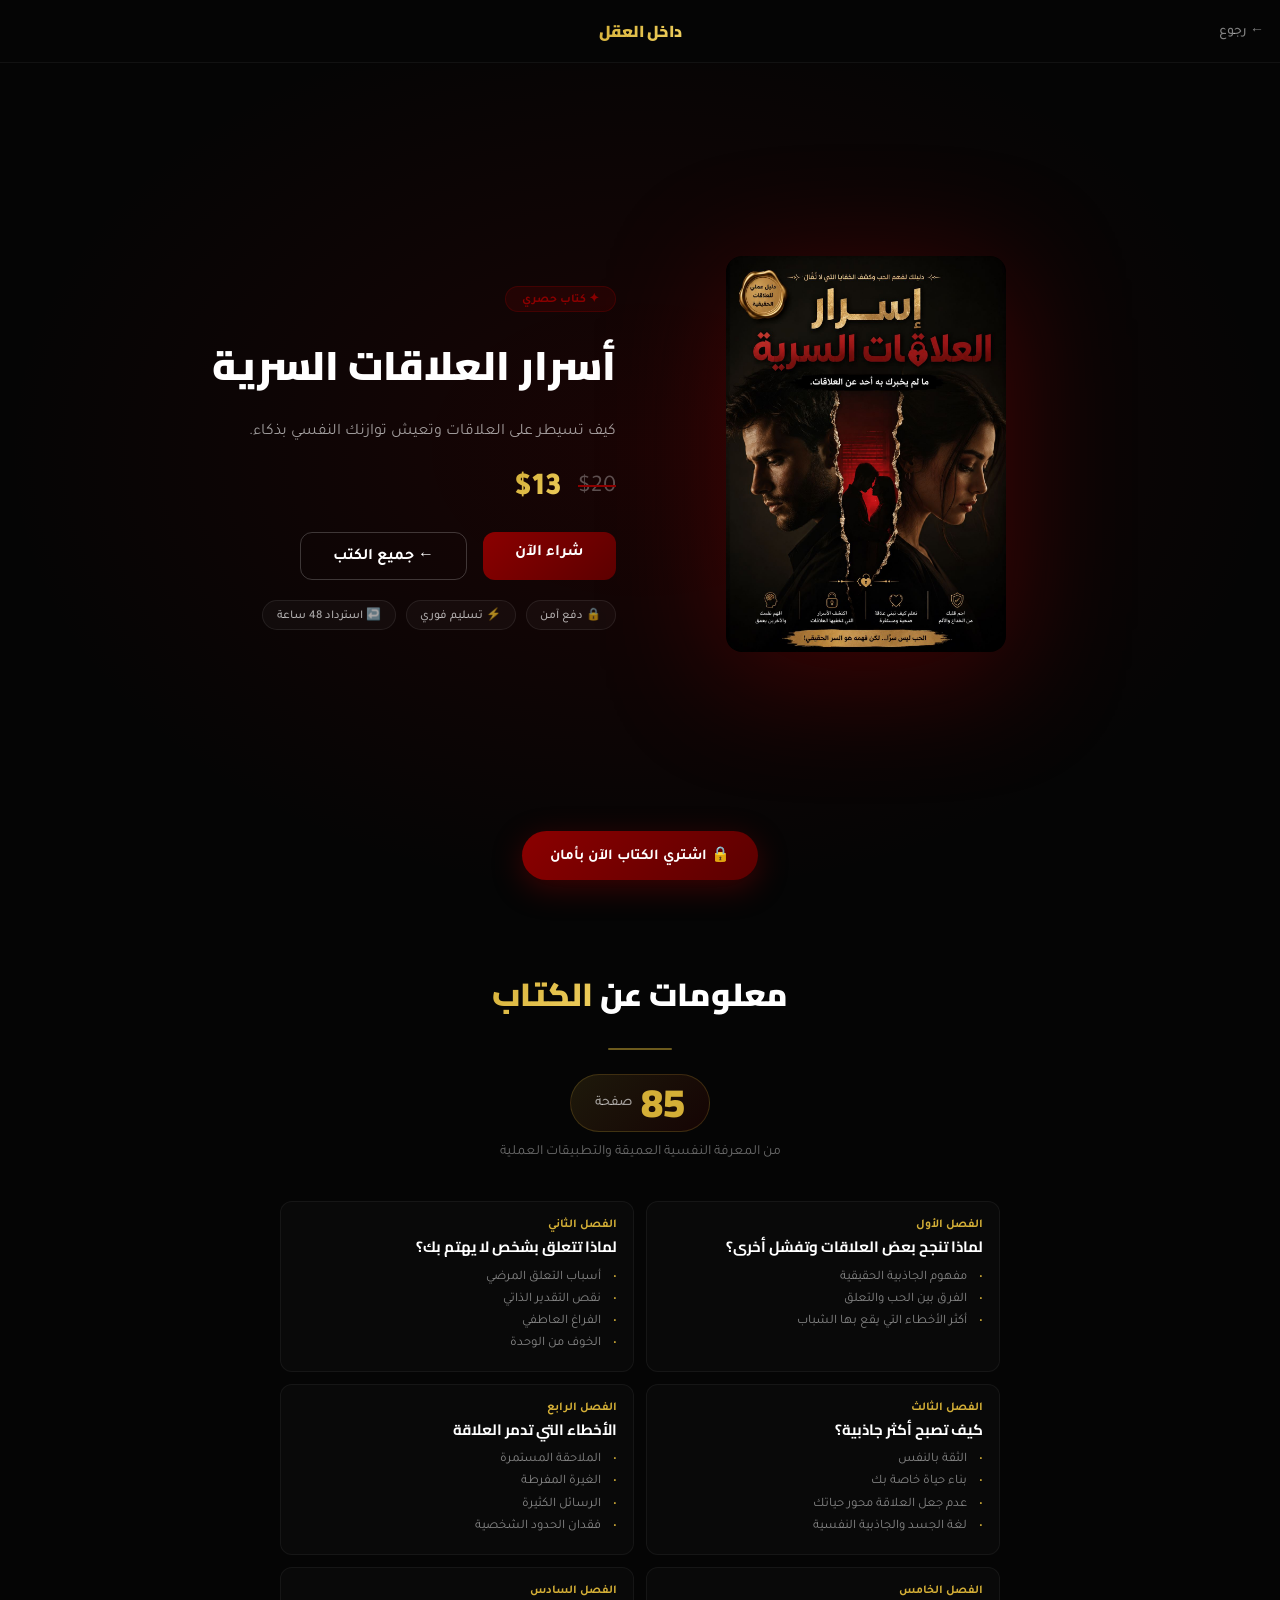
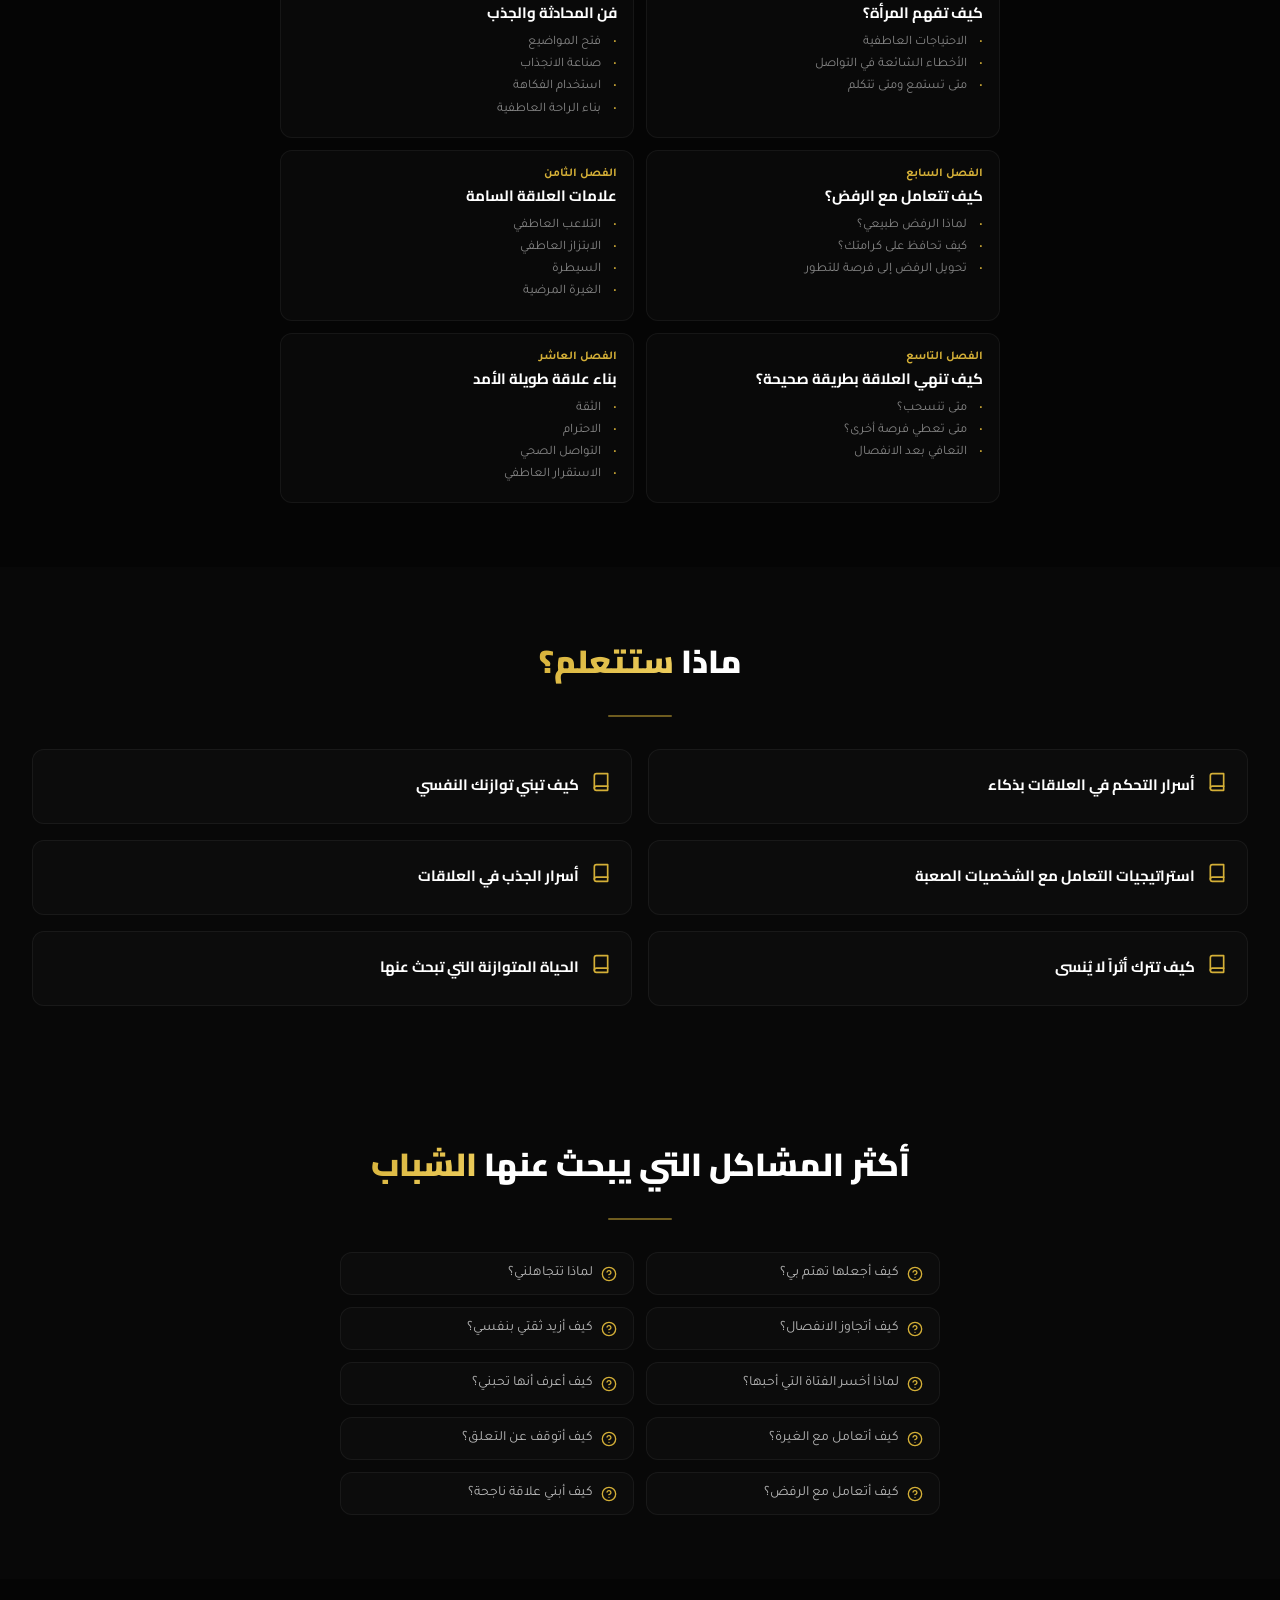
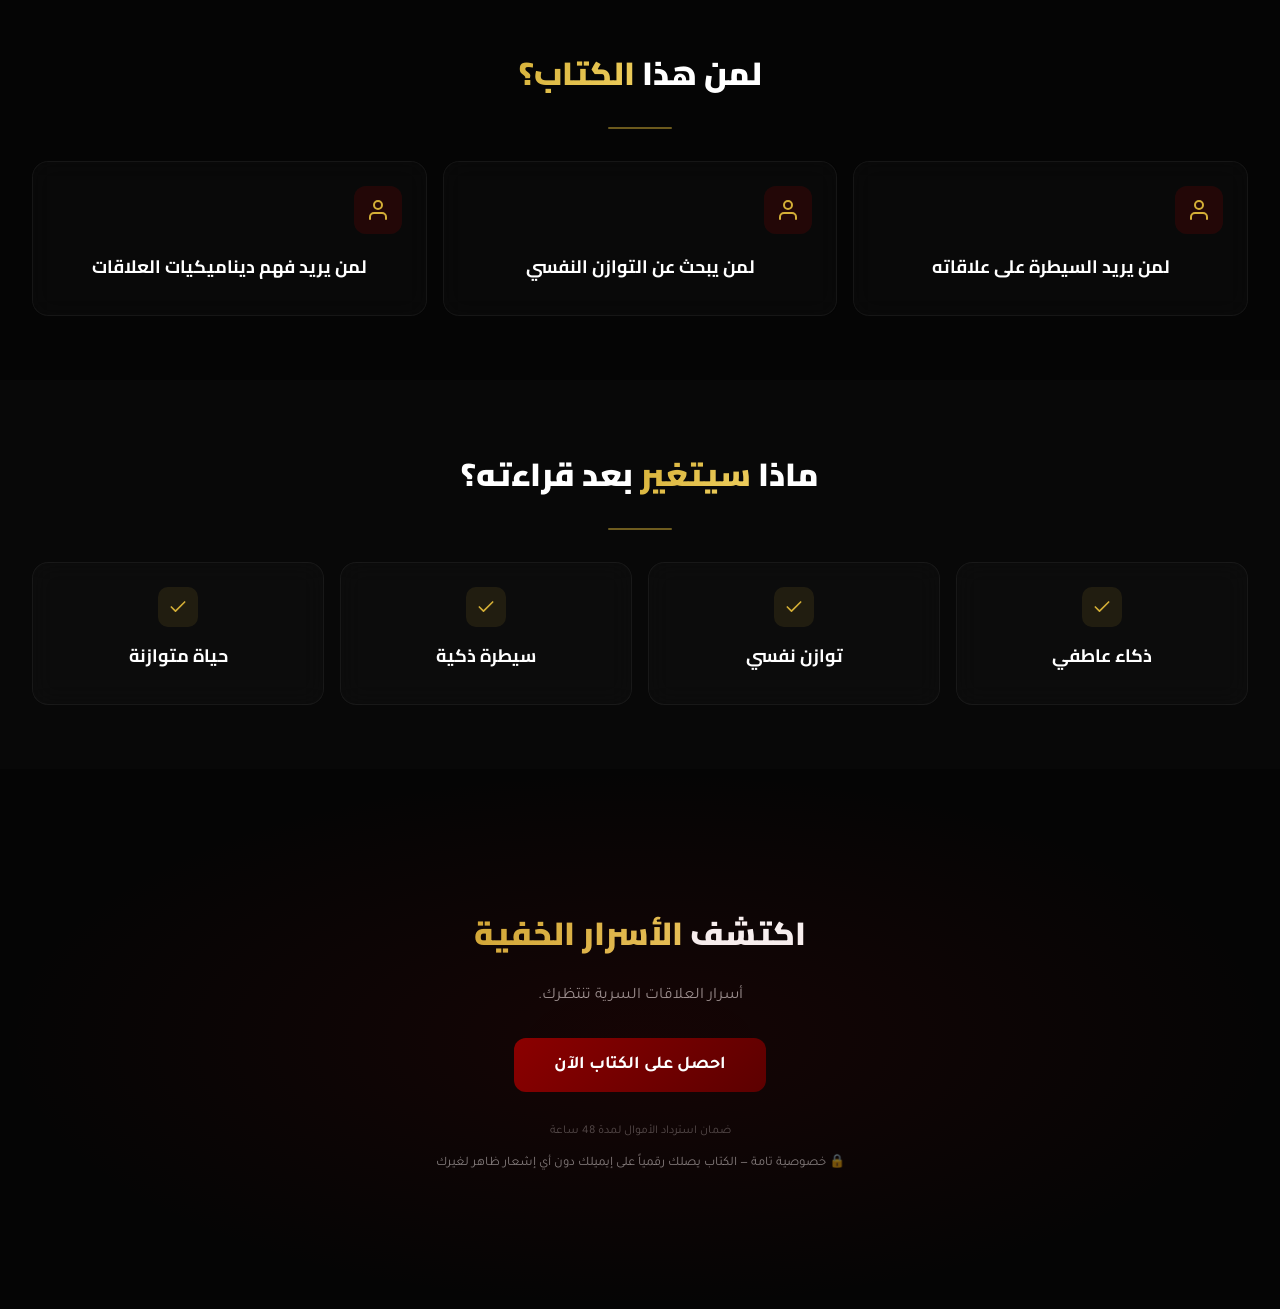
<file: books/asarar-alalakat.html>
<!DOCTYPE html>
<html lang="ar" dir="rtl">
<head>
<meta charset="UTF-8">

    <!-- Google tag (gtag.js) -->
<script async src="https://www.googletagmanager.com/gtag/js?id=G-TMVSB3X9LT"></script>
<script>
  window.dataLayer = window.dataLayer || [];
  function gtag(){dataLayer.push(arguments);}
  gtag('js', new Date());

  gtag('config', 'G-TMVSB3X9LT');
</script>
    <!-- Google tag (gtag.js) -->
  
<meta name="viewport" content="width=device-width, initial-scale=1.0">
<title>أسرار العلاقات السرية - داخل العقل</title>
<link rel="preconnect" href="https://fonts.googleapis.com">
<link rel="preconnect" href="https://fonts.gstatic.com" crossorigin>
<link href="https://fonts.googleapis.com/css2?family=Tajawal:wght@400;500;700;900&family=Cairo:wght@700;900&display=swap" rel="stylesheet">
<link rel="preload" href="../images/book-asrar.jpg" as="image" fetchpriority="high">
<link rel="stylesheet" href="../css/styles.css">
<style>
.book-hero { min-height: 100vh; display: flex; align-items: center; padding: 6rem 1rem 4rem; position: relative; overflow: hidden; }
.book-hero-glow { position: absolute; inset: 0; pointer-events: none; background: radial-gradient(ellipse at 50% 50%, rgba(139,0,0,0.15) 0%, transparent 70%); }
.book-hero-inner { display: grid; grid-template-columns: 1fr 1fr; gap: 3rem; align-items: center; position: relative; z-index: 10; }
.book-cover-wrap { width: 280px; margin: 0 auto; animation: float-hover 4s ease-in-out infinite; }
.book-cover-wrap img { width: 100%; border-radius: 1rem; filter: drop-shadow(0 20px 60px rgba(139,0,0,0.4)); }
.book-hero-text h1 { font-family: 'Cairo', sans-serif; font-size: clamp(1.75rem, 4vw, 2.5rem); font-weight: 900; margin-bottom: 1rem; }
.book-hero-text p { font-size: 1rem; color: rgba(255,255,255,0.6); line-height: 1.7; margin-bottom: 1.5rem; }
.book-hero-price { display: flex; align-items: center; gap: 1rem; margin-bottom: 1.5rem; }
.book-hero-btns { display: flex; gap: 1rem; flex-wrap: wrap; }
.feature-grid { display: grid; grid-template-columns: repeat(2, 1fr); gap: 1rem; }
.feature-card { padding: 1.25rem; border-radius: 0.75rem; background: rgba(255,255,255,0.02); border: 1px solid rgba(255,255,255,0.05); display: flex; align-items: flex-start; gap: 0.75rem; }
.feature-card svg { width: 20px; height: 20px; flex-shrink: 0; margin-top: 2px; }
.feature-card h4 { font-family: 'Cairo', sans-serif; font-size: 0.9375rem; font-weight: 700; color: white; margin-bottom: 0.25rem; }
.feature-card p { font-size: 0.8125rem; color: rgba(255,255,255,0.5); line-height: 1.6; }
@media (max-width:768px) { .book-hero-inner { grid-template-columns: 1fr; text-align: center; } .book-cover-wrap { width: 200px; } .book-hero-price, .book-hero-btns { justify-content: center; } .feature-grid { grid-template-columns: 1fr; } }
</style>
</head>
<body>
<div class="topbar" style="position:fixed;top:0;left:0;right:0;z-index:100;background:#050505;border-bottom:1px solid rgba(255,255,255,0.05);">
  <a href="../index.html" class="back-btn">← رجوع</a>
  <span class="text-gradient" style="font-family:'Cairo',sans-serif;font-weight:900;font-size:1rem;">داخل العقل</span>
</div>
<section class="book-hero" style="background:#050505;padding-top:5rem;">
  <div class="book-hero-glow"></div>
  <div class="container">
    <div class="book-hero-inner">
      <div class="book-cover-wrap"><img fetchpriority="high" src="../images/book-asrar.jpg" alt="أسرار العلاقات السرية"></div>
      <div class="book-hero-text">
        <div style="display:inline-block;padding:0.25rem 1rem;border-radius:9999px;background:rgba(139,0,0,0.15);border:1px solid rgba(139,0,0,0.3);margin-bottom:1rem;font-size:0.75rem;font-weight:700;color:#8B0000;">✦ كتاب حصري</div>
        <h1>أسرار العلاقات السرية</h1>
        <p>كيف تسيطر على العلاقات وتعيش توازنك النفسي بذكاء.</p>
        <div class="book-hero-price"><span class="old-price">$20</span><span class="new-price" style="font-size:2rem;">$13</span></div>
        <div class="book-hero-btns">
          <a href="https://rabt.store/itm180/buy/c177f298-af21-43f1-a196-09562efc22ff" target="_blank" class="btn-primary">شراء الآن</a>
          <a href="../index.html#books" class="btn-ghost">← جميع الكتب</a>
        </div>
        <div class="trust-badges" style="justify-content:flex-start;">
          <span class="trust-badge">🔒 دفع آمن</span>
          <span class="trust-badge">⚡ تسليم فوري</span>
          <span class="trust-badge">↩️ استرداد 48 ساعة</span>
        </div>
      </div>
    </div>
  </div>
</section>

<section class="section" style="background:#050505;">
  <div class="container" style="text-align:center;">
    <h2 class="section-title">معلومات عن <span class="text-gradient">الكتاب</span></h2>
    <div class="divider"></div>
    <div class="book-info-pages scroll-hidden">
      <div class="pages-badge">
        <span class="pages-num">85</span>
        <span class="pages-label">صفحة</span>
      </div>
      <p class="pages-sub">من المعرفة النفسية العميقة والتطبيقات العملية</p>
    </div>
    <div class="chapters-grid scroll-hidden">
      <div class="chapter-card"><div class="chapter-num">الفصل الأول</div><h4>لماذا تنجح بعض العلاقات وتفشل أخرى؟</h4><ul><li>مفهوم الجاذبية الحقيقية</li><li>الفرق بين الحب والتعلق</li><li>أكثر الأخطاء التي يقع بها الشباب</li></ul></div>
      <div class="chapter-card"><div class="chapter-num">الفصل الثاني</div><h4>لماذا تتعلق بشخص لا يهتم بك؟</h4><ul><li>أسباب التعلق المرضي</li><li>نقص التقدير الذاتي</li><li>الفراغ العاطفي</li><li>الخوف من الوحدة</li></ul></div>
      <div class="chapter-card"><div class="chapter-num">الفصل الثالث</div><h4>كيف تصبح أكثر جاذبية؟</h4><ul><li>الثقة بالنفس</li><li>بناء حياة خاصة بك</li><li>عدم جعل العلاقة محور حياتك</li><li>لغة الجسد والجاذبية النفسية</li></ul></div>
      <div class="chapter-card"><div class="chapter-num">الفصل الرابع</div><h4>الأخطاء التي تدمر العلاقة</h4><ul><li>الملاحقة المستمرة</li><li>الغيرة المفرطة</li><li>الرسائل الكثيرة</li><li>فقدان الحدود الشخصية</li></ul></div>
      <div class="chapter-card"><div class="chapter-num">الفصل الخامس</div><h4>كيف تفهم المرأة؟</h4><ul><li>الاحتياجات العاطفية</li><li>الأخطاء الشائعة في التواصل</li><li>متى تستمع ومتى تتكلم</li></ul></div>
      <div class="chapter-card"><div class="chapter-num">الفصل السادس</div><h4>فن المحادثة والجذب</h4><ul><li>فتح المواضيع</li><li>صناعة الانجذاب</li><li>استخدام الفكاهة</li><li>بناء الراحة العاطفية</li></ul></div>
      <div class="chapter-card"><div class="chapter-num">الفصل السابع</div><h4>كيف تتعامل مع الرفض؟</h4><ul><li>لماذا الرفض طبيعي؟</li><li>كيف تحافظ على كرامتك؟</li><li>تحويل الرفض إلى فرصة للتطور</li></ul></div>
      <div class="chapter-card"><div class="chapter-num">الفصل الثامن</div><h4>علامات العلاقة السامة</h4><ul><li>التلاعب العاطفي</li><li>الابتزاز العاطفي</li><li>السيطرة</li><li>الغيرة المرضية</li></ul></div>
      <div class="chapter-card"><div class="chapter-num">الفصل التاسع</div><h4>كيف تنهي العلاقة بطريقة صحيحة؟</h4><ul><li>متى تنسحب؟</li><li>متى تعطي فرصة أخرى؟</li><li>التعافي بعد الانفصال</li></ul></div>
      <div class="chapter-card"><div class="chapter-num">الفصل العاشر</div><h4>بناء علاقة طويلة الأمد</h4><ul><li>الثقة</li><li>الاحترام</li><li>التواصل الصحي</li><li>الاستقرار العاطفي</li></ul></div>
    </div>
  </div>
</section>

<section class="section" style="background:#080808;">
  <div class="container" style="text-align:center;">
    <h2 class="section-title">ماذا <span class="text-gradient">ستتعلم؟</span></h2>
    <div class="divider"></div>
    <div class="feature-grid" style="margin-top:2rem;">
      <div class="feature-card"><svg viewBox="0 0 24 24" fill="none" stroke="#D4AF37" stroke-width="2" stroke-linecap="round" stroke-linejoin="round"><path d="M4 19.5A2.5 2.5 0 0 1 6.5 17H20"/><path d="M6.5 2H20v20H6.5A2.5 2.5 0 0 1 4 19.5v-15A2.5 2.5 0 0 1 6.5 2z"/></svg><div><h4>أسرار التحكم في العلاقات بذكاء</h4></div></div>
      <div class="feature-card"><svg viewBox="0 0 24 24" fill="none" stroke="#D4AF37" stroke-width="2" stroke-linecap="round" stroke-linejoin="round"><path d="M4 19.5A2.5 2.5 0 0 1 6.5 17H20"/><path d="M6.5 2H20v20H6.5A2.5 2.5 0 0 1 4 19.5v-15A2.5 2.5 0 0 1 6.5 2z"/></svg><div><h4>كيف تبني توازنك النفسي</h4></div></div>
      <div class="feature-card"><svg viewBox="0 0 24 24" fill="none" stroke="#D4AF37" stroke-width="2" stroke-linecap="round" stroke-linejoin="round"><path d="M4 19.5A2.5 2.5 0 0 1 6.5 17H20"/><path d="M6.5 2H20v20H6.5A2.5 2.5 0 0 1 4 19.5v-15A2.5 2.5 0 0 1 6.5 2z"/></svg><div><h4>استراتيجيات التعامل مع الشخصيات الصعبة</h4></div></div>
      <div class="feature-card"><svg viewBox="0 0 24 24" fill="none" stroke="#D4AF37" stroke-width="2" stroke-linecap="round" stroke-linejoin="round"><path d="M4 19.5A2.5 2.5 0 0 1 6.5 17H20"/><path d="M6.5 2H20v20H6.5A2.5 2.5 0 0 1 4 19.5v-15A2.5 2.5 0 0 1 6.5 2z"/></svg><div><h4>أسرار الجذب في العلاقات</h4></div></div>
      <div class="feature-card"><svg viewBox="0 0 24 24" fill="none" stroke="#D4AF37" stroke-width="2" stroke-linecap="round" stroke-linejoin="round"><path d="M4 19.5A2.5 2.5 0 0 1 6.5 17H20"/><path d="M6.5 2H20v20H6.5A2.5 2.5 0 0 1 4 19.5v-15A2.5 2.5 0 0 1 6.5 2z"/></svg><div><h4>كيف تترك أثراً لا يُنسى</h4></div></div>
      <div class="feature-card"><svg viewBox="0 0 24 24" fill="none" stroke="#D4AF37" stroke-width="2" stroke-linecap="round" stroke-linejoin="round"><path d="M4 19.5A2.5 2.5 0 0 1 6.5 17H20"/><path d="M6.5 2H20v20H6.5A2.5 2.5 0 0 1 4 19.5v-15A2.5 2.5 0 0 1 6.5 2z"/></svg><div><h4>الحياة المتوازنة التي تبحث عنها</h4></div></div>
    </div>
  </div>
</section>

<section class="section" style="background:#080808;">
  <div class="container" style="text-align:center;">
    <h2 class="section-title">أكثر المشاكل التي يبحث عنها <span class="text-gradient">الشباب</span></h2>
    <div class="divider"></div>
    <div class="problems-grid scroll-hidden" style="margin-top:2rem;">
      <div class="problem-item"><svg viewBox="0 0 24 24" width="16" height="16" fill="none" stroke="#D4AF37" stroke-width="2" stroke-linecap="round" stroke-linejoin="round"><circle cx="12" cy="12" r="10"/><path d="M9.09 9a3 3 0 0 1 5.83 1c0 2-3 3-3 3"/><line x1="12" y1="17" x2="12.01" y2="17"/></svg><span>كيف أجعلها تهتم بي؟</span></div>
      <div class="problem-item"><svg viewBox="0 0 24 24" width="16" height="16" fill="none" stroke="#D4AF37" stroke-width="2" stroke-linecap="round" stroke-linejoin="round"><circle cx="12" cy="12" r="10"/><path d="M9.09 9a3 3 0 0 1 5.83 1c0 2-3 3-3 3"/><line x1="12" y1="17" x2="12.01" y2="17"/></svg><span>لماذا تتجاهلني؟</span></div>
      <div class="problem-item"><svg viewBox="0 0 24 24" width="16" height="16" fill="none" stroke="#D4AF37" stroke-width="2" stroke-linecap="round" stroke-linejoin="round"><circle cx="12" cy="12" r="10"/><path d="M9.09 9a3 3 0 0 1 5.83 1c0 2-3 3-3 3"/><line x1="12" y1="17" x2="12.01" y2="17"/></svg><span>كيف أتجاوز الانفصال؟</span></div>
      <div class="problem-item"><svg viewBox="0 0 24 24" width="16" height="16" fill="none" stroke="#D4AF37" stroke-width="2" stroke-linecap="round" stroke-linejoin="round"><circle cx="12" cy="12" r="10"/><path d="M9.09 9a3 3 0 0 1 5.83 1c0 2-3 3-3 3"/><line x1="12" y1="17" x2="12.01" y2="17"/></svg><span>كيف أزيد ثقتي بنفسي؟</span></div>
      <div class="problem-item"><svg viewBox="0 0 24 24" width="16" height="16" fill="none" stroke="#D4AF37" stroke-width="2" stroke-linecap="round" stroke-linejoin="round"><circle cx="12" cy="12" r="10"/><path d="M9.09 9a3 3 0 0 1 5.83 1c0 2-3 3-3 3"/><line x1="12" y1="17" x2="12.01" y2="17"/></svg><span>لماذا أخسر الفتاة التي أحبها؟</span></div>
      <div class="problem-item"><svg viewBox="0 0 24 24" width="16" height="16" fill="none" stroke="#D4AF37" stroke-width="2" stroke-linecap="round" stroke-linejoin="round"><circle cx="12" cy="12" r="10"/><path d="M9.09 9a3 3 0 0 1 5.83 1c0 2-3 3-3 3"/><line x1="12" y1="17" x2="12.01" y2="17"/></svg><span>كيف أعرف أنها تحبني؟</span></div>
      <div class="problem-item"><svg viewBox="0 0 24 24" width="16" height="16" fill="none" stroke="#D4AF37" stroke-width="2" stroke-linecap="round" stroke-linejoin="round"><circle cx="12" cy="12" r="10"/><path d="M9.09 9a3 3 0 0 1 5.83 1c0 2-3 3-3 3"/><line x1="12" y1="17" x2="12.01" y2="17"/></svg><span>كيف أتعامل مع الغيرة؟</span></div>
      <div class="problem-item"><svg viewBox="0 0 24 24" width="16" height="16" fill="none" stroke="#D4AF37" stroke-width="2" stroke-linecap="round" stroke-linejoin="round"><circle cx="12" cy="12" r="10"/><path d="M9.09 9a3 3 0 0 1 5.83 1c0 2-3 3-3 3"/><line x1="12" y1="17" x2="12.01" y2="17"/></svg><span>كيف أتوقف عن التعلق؟</span></div>
      <div class="problem-item"><svg viewBox="0 0 24 24" width="16" height="16" fill="none" stroke="#D4AF37" stroke-width="2" stroke-linecap="round" stroke-linejoin="round"><circle cx="12" cy="12" r="10"/><path d="M9.09 9a3 3 0 0 1 5.83 1c0 2-3 3-3 3"/><line x1="12" y1="17" x2="12.01" y2="17"/></svg><span>كيف أتعامل مع الرفض؟</span></div>
      <div class="problem-item"><svg viewBox="0 0 24 24" width="16" height="16" fill="none" stroke="#D4AF37" stroke-width="2" stroke-linecap="round" stroke-linejoin="round"><circle cx="12" cy="12" r="10"/><path d="M9.09 9a3 3 0 0 1 5.83 1c0 2-3 3-3 3"/><line x1="12" y1="17" x2="12.01" y2="17"/></svg><span>كيف أبني علاقة ناجحة؟</span></div>
    </div>
  </div>
</section>

<section class="section" style="background:#050505;">
  <div class="container" style="text-align:center;">
    <h2 class="section-title">لمن هذا <span class="text-gradient">الكتاب؟</span></h2>
    <div class="divider"></div>
    <div class="grid-3" style="gap:1rem;margin-top:2rem;">
      <div class="glass-card"><div class="glass-icon"><svg viewBox="0 0 24 24" fill="none" stroke="#D4AF37" stroke-width="2" stroke-linecap="round" stroke-linejoin="round"><path d="M20 21v-2a4 4 0 0 0-4-4H8a4 4 0 0 0-4 4v2"/><circle cx="12" cy="7" r="4"/></svg></div><h3 class="glass-title">لمن يريد السيطرة على علاقاته</h3></div>
      <div class="glass-card"><div class="glass-icon"><svg viewBox="0 0 24 24" fill="none" stroke="#D4AF37" stroke-width="2" stroke-linecap="round" stroke-linejoin="round"><path d="M20 21v-2a4 4 0 0 0-4-4H8a4 4 0 0 0-4 4v2"/><circle cx="12" cy="7" r="4"/></svg></div><h3 class="glass-title">لمن يبحث عن التوازن النفسي</h3></div>
      <div class="glass-card"><div class="glass-icon"><svg viewBox="0 0 24 24" fill="none" stroke="#D4AF37" stroke-width="2" stroke-linecap="round" stroke-linejoin="round"><path d="M20 21v-2a4 4 0 0 0-4-4H8a4 4 0 0 0-4 4v2"/><circle cx="12" cy="7" r="4"/></svg></div><h3 class="glass-title">لمن يريد فهم ديناميكيات العلاقات</h3></div>
    </div>
  </div>
</section>

<section class="section" style="background:#080808;">
  <div class="container" style="text-align:center;">
    <h2 class="section-title">ماذا <span class="text-gradient">سيتغير</span> بعد قراءته؟</h2>
    <div class="divider"></div>
    <div class="grid-4" style="gap:1rem;margin-top:2rem;">
      <div class="glass-card"><div style="display:flex;align-items:center;justify-content:center;width:40px;height:40px;border-radius:0.625rem;margin:0 auto 0.75rem;background:rgba(212,175,55,0.1);"><svg viewBox="0 0 24 24" width="20" height="20" fill="none" stroke="#D4AF37" stroke-width="2" stroke-linecap="round" stroke-linejoin="round"><polyline points="20 6 9 17 4 12"/></svg></div><h3 class="glass-title" style="text-align:center;">ذكاء عاطفي</h3></div>
      <div class="glass-card"><div style="display:flex;align-items:center;justify-content:center;width:40px;height:40px;border-radius:0.625rem;margin:0 auto 0.75rem;background:rgba(212,175,55,0.1);"><svg viewBox="0 0 24 24" width="20" height="20" fill="none" stroke="#D4AF37" stroke-width="2" stroke-linecap="round" stroke-linejoin="round"><polyline points="20 6 9 17 4 12"/></svg></div><h3 class="glass-title" style="text-align:center;">توازن نفسي</h3></div>
      <div class="glass-card"><div style="display:flex;align-items:center;justify-content:center;width:40px;height:40px;border-radius:0.625rem;margin:0 auto 0.75rem;background:rgba(212,175,55,0.1);"><svg viewBox="0 0 24 24" width="20" height="20" fill="none" stroke="#D4AF37" stroke-width="2" stroke-linecap="round" stroke-linejoin="round"><polyline points="20 6 9 17 4 12"/></svg></div><h3 class="glass-title" style="text-align:center;">سيطرة ذكية</h3></div>
      <div class="glass-card"><div style="display:flex;align-items:center;justify-content:center;width:40px;height:40px;border-radius:0.625rem;margin:0 auto 0.75rem;background:rgba(212,175,55,0.1);"><svg viewBox="0 0 24 24" width="20" height="20" fill="none" stroke="#D4AF37" stroke-width="2" stroke-linecap="round" stroke-linejoin="round"><polyline points="20 6 9 17 4 12"/></svg></div><h3 class="glass-title" style="text-align:center;">حياة متوازنة</h3></div>
    </div>
  </div>
</section>

<section class="section" style="min-height:60vh;display:flex;align-items:center;background:#050505;">
  <div class="section-glow" style="background:radial-gradient(ellipse at 50% 50%, rgba(139,0,0,0.12) 0%, transparent 70%);"></div>
  <div class="container" style="text-align:center;">
    <h2 class="section-title">اكتشف <span class="text-gradient">الأسرار الخفية</span></h2>
    <p style="font-size:1rem;color:rgba(255,255,255,0.6);margin-bottom:2rem;">أسرار العلاقات السرية تنتظرك.</p>
    <a href="https://rabt.store/itm180/buy/c6e0e6bd-3a00-42df-a976-6851f3e49faa" target="_blank" class="btn-primary" style="display:inline-block;padding:1rem 2.5rem;font-size:1.125rem;">احصل على الكتاب الآن</a>
    <p style="color:rgba(255,255,255,0.3);font-size:0.75rem;margin-top:1.5rem;">ضمان استرداد الأموال لمدة 48 ساعة</p>
    <p class="discretion-note">🔒 خصوصية تامة — الكتاب يصلك رقمياً على إيميلك دون أي إشعار ظاهر لغيرك</p>
  </div>
</section>
<a href="https://rabt.store/itm180/buy/c6e0e6bd-3a00-42df-a976-6851f3e49faa" target="_blank" class="floating-btn">🔒 اشتري الكتاب الآن بأمان</a>
<script src="../js/main.js"></script>
</body>
</html>
</file>
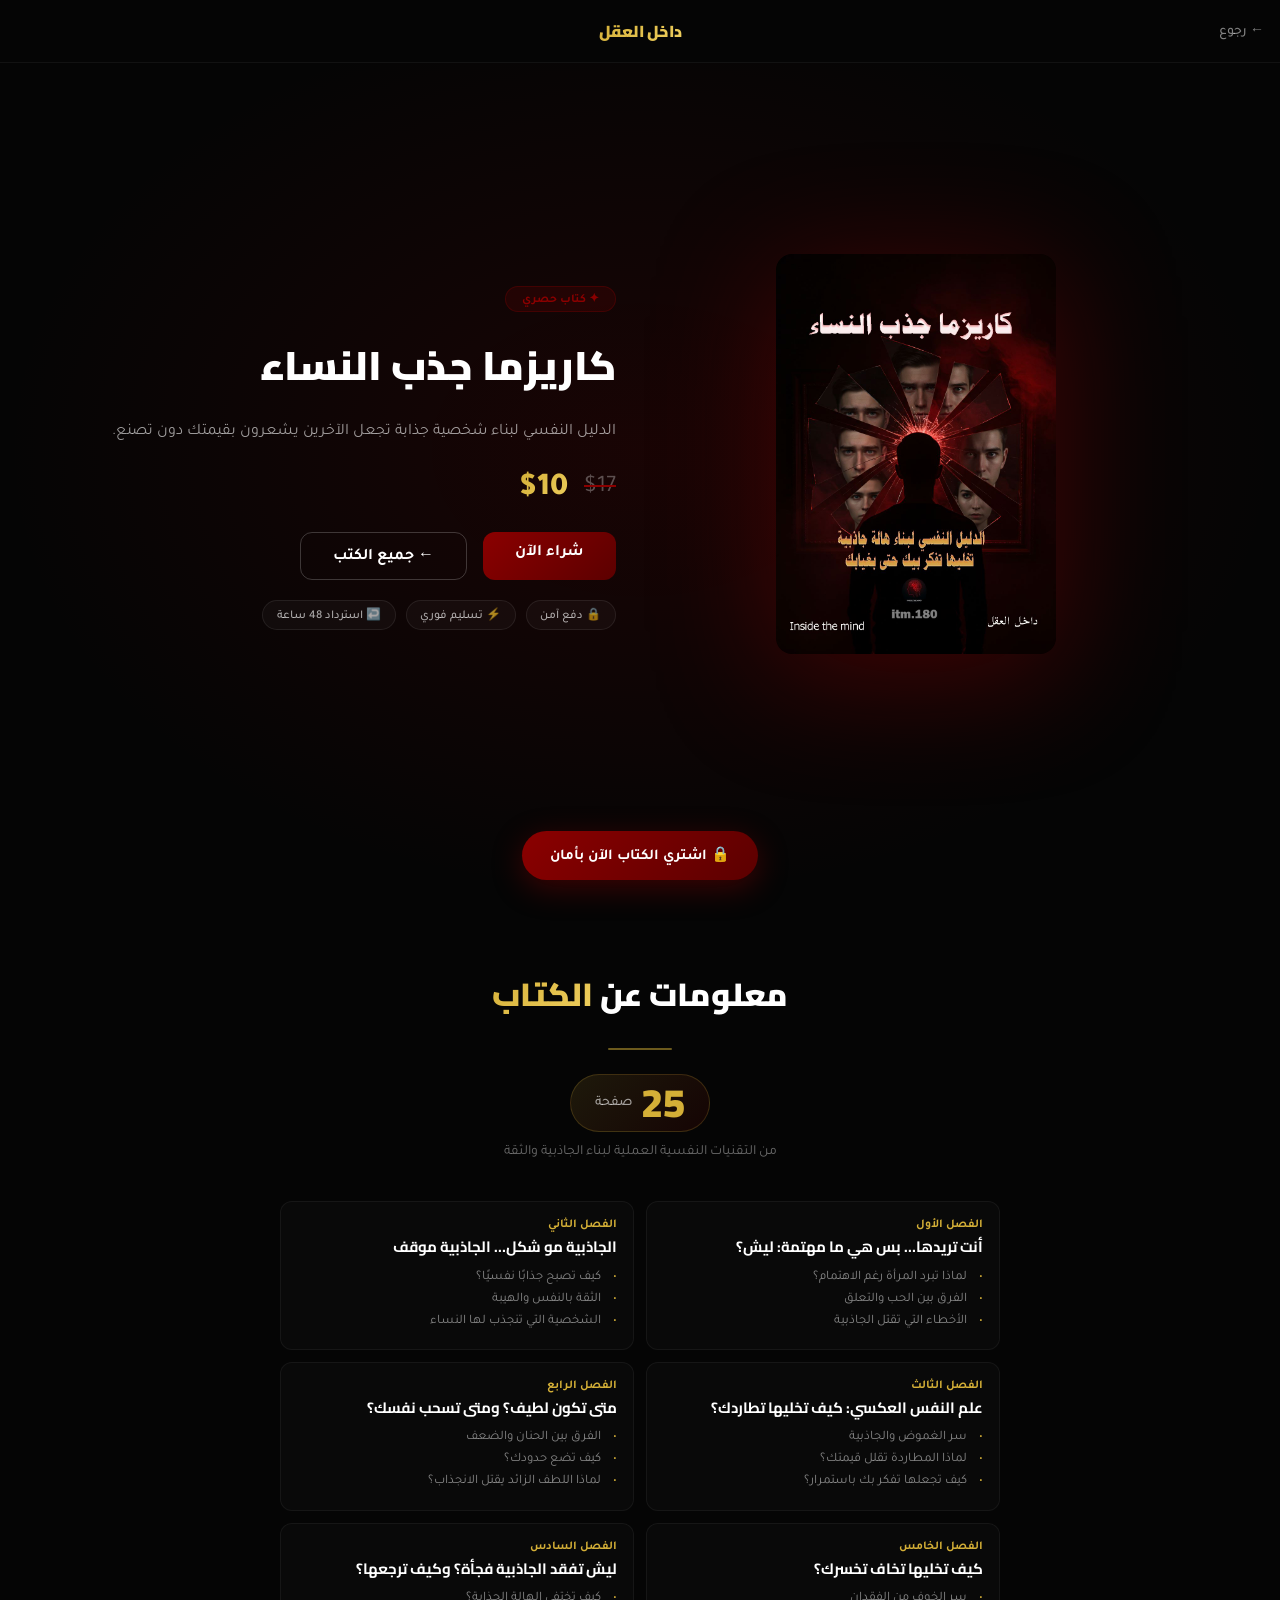
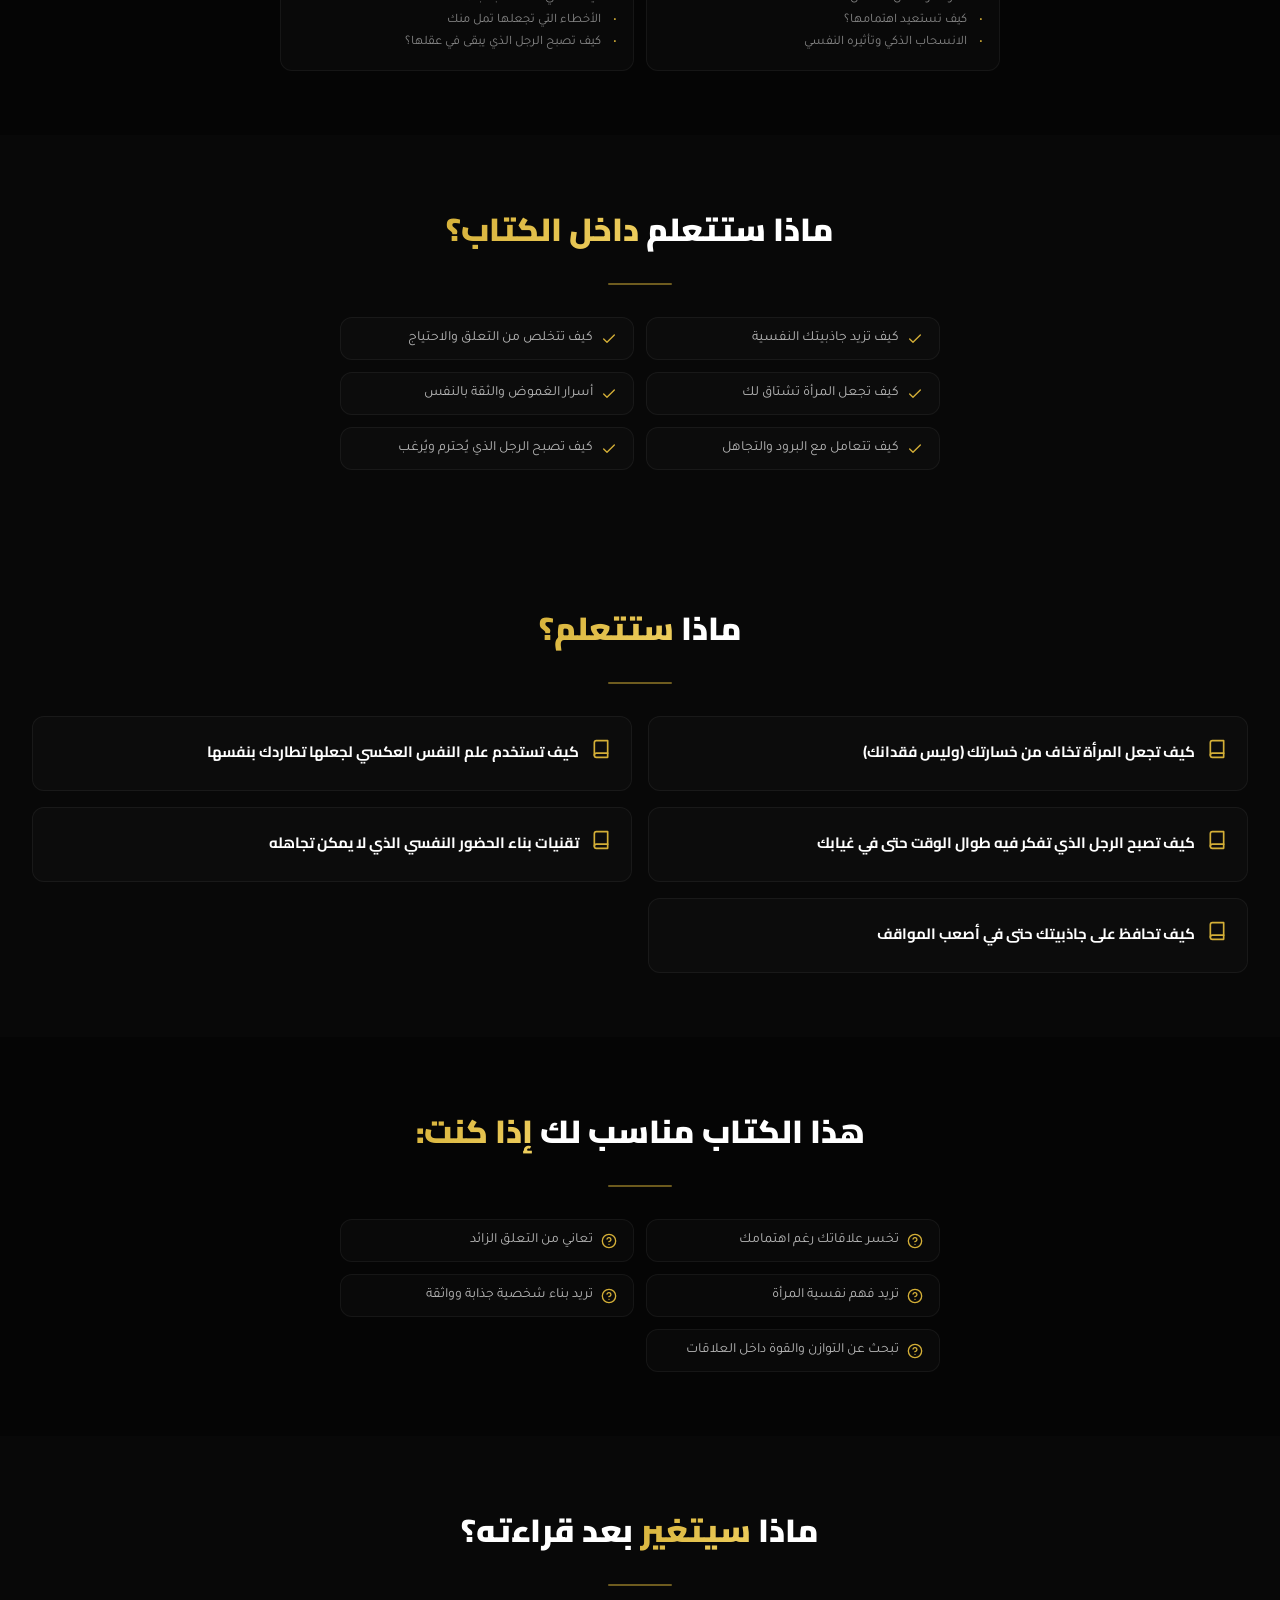
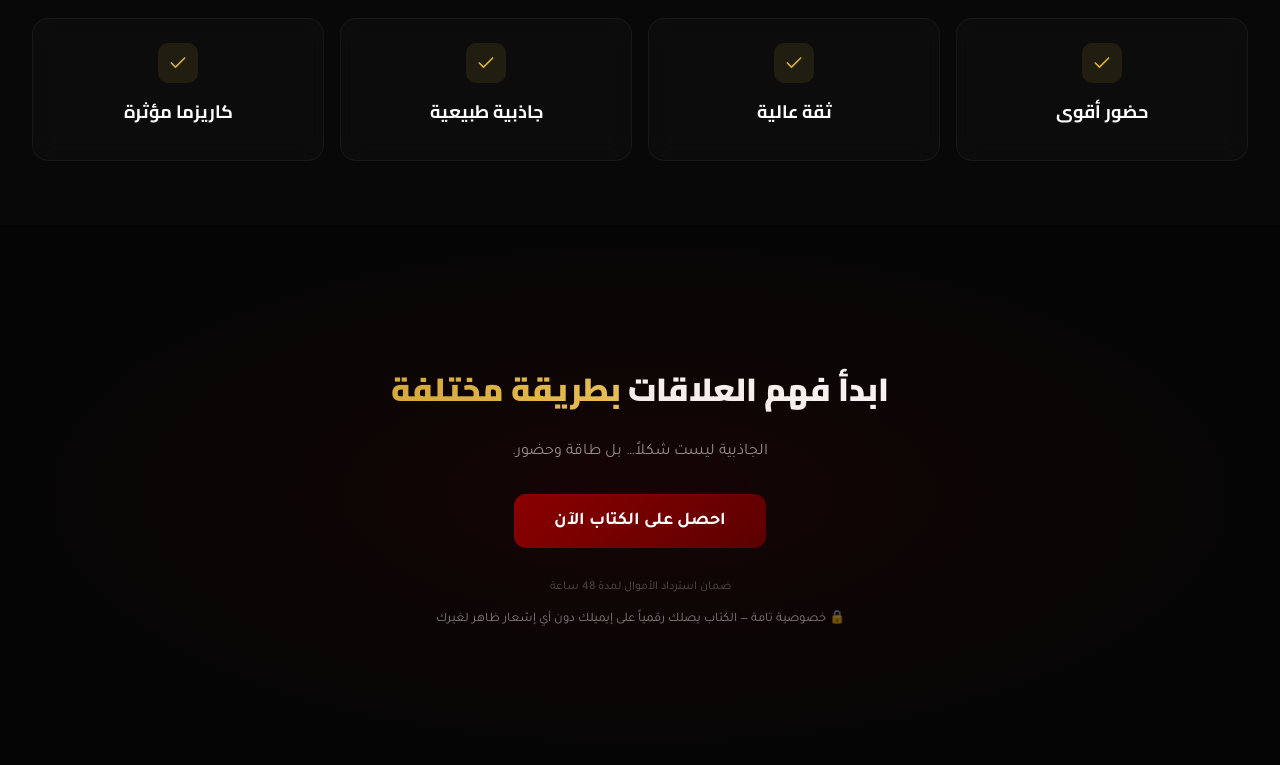
<file: books/karizma-jathb-alnisa.html>
<!DOCTYPE html>
<html lang="ar" dir="rtl">
<head>
<meta charset="UTF-8">
  <!-- Google tag (gtag.js) -->
<script async src="https://www.googletagmanager.com/gtag/js?id=G-TMVSB3X9LT"></script>
<script>
  window.dataLayer = window.dataLayer || [];
  function gtag(){dataLayer.push(arguments);}
  gtag('js', new Date());

  gtag('config', 'G-TMVSB3X9LT');
</script>
    <!-- Google tag (gtag.js) -->
  
<meta name="viewport" content="width=device-width, initial-scale=1.0">
<title>كاريزما جذب النساء - داخل العقل</title>
<link rel="preconnect" href="https://fonts.googleapis.com">
<link rel="preconnect" href="https://fonts.gstatic.com" crossorigin>
<link href="https://fonts.googleapis.com/css2?family=Tajawal:wght@400;500;700;900&family=Cairo:wght@700;900&display=swap" rel="stylesheet">
<link rel="preload" href="../images/book-karizma.jpg" as="image" fetchpriority="high">
<link rel="stylesheet" href="../css/styles.css">
<style>
.book-hero { min-height: 100vh; display: flex; align-items: center; padding: 6rem 1rem 4rem; position: relative; overflow: hidden; }
.book-hero-glow { position: absolute; inset: 0; pointer-events: none; background: radial-gradient(ellipse at 50% 50%, rgba(139,0,0,0.15) 0%, transparent 70%); }
.book-hero-inner { display: grid; grid-template-columns: 1fr 1fr; gap: 3rem; align-items: center; position: relative; z-index: 10; }
.book-cover-wrap { width: 280px; margin: 0 auto; animation: float-hover 4s ease-in-out infinite; }
.book-cover-wrap img { width: 100%; border-radius: 1rem; filter: drop-shadow(0 20px 60px rgba(139,0,0,0.4)); }
.book-hero-text h1 { font-family: 'Cairo', sans-serif; font-size: clamp(1.75rem, 4vw, 2.5rem); font-weight: 900; margin-bottom: 1rem; }
.book-hero-text p { font-size: 1rem; color: rgba(255,255,255,0.6); line-height: 1.7; margin-bottom: 1.5rem; }
.book-hero-price { display: flex; align-items: center; gap: 1rem; margin-bottom: 1.5rem; }
.book-hero-btns { display: flex; gap: 1rem; flex-wrap: wrap; }
.feature-grid { display: grid; grid-template-columns: repeat(2, 1fr); gap: 1rem; }
.feature-card { padding: 1.25rem; border-radius: 0.75rem; background: rgba(255,255,255,0.02); border: 1px solid rgba(255,255,255,0.05); display: flex; align-items: flex-start; gap: 0.75rem; }
.feature-card svg { width: 20px; height: 20px; flex-shrink: 0; margin-top: 2px; }
.feature-card h4 { font-family: 'Cairo', sans-serif; font-size: 0.9375rem; font-weight: 700; color: white; margin-bottom: 0.25rem; }
.feature-card p { font-size: 0.8125rem; color: rgba(255,255,255,0.5); line-height: 1.6; }
@media (max-width:768px) { .book-hero-inner { grid-template-columns: 1fr; text-align: center; } .book-cover-wrap { width: 200px; } .book-hero-price, .book-hero-btns { justify-content: center; } .feature-grid { grid-template-columns: 1fr; } }
</style>
</head>
<body>
<div class="topbar" style="position:fixed;top:0;left:0;right:0;z-index:100;background:#050505;border-bottom:1px solid rgba(255,255,255,0.05);">
  <a href="../index.html" class="back-btn">← رجوع</a>
  <span class="text-gradient" style="font-family:'Cairo',sans-serif;font-weight:900;font-size:1rem;">داخل العقل</span>
</div>
<section class="book-hero" style="background:#050505;padding-top:5rem;">
  <div class="book-hero-glow"></div>
  <div class="container">
    <div class="book-hero-inner">
      <div class="book-cover-wrap"><img fetchpriority="high" src="../images/book-karizma.jpg" alt="كاريزما جذب النساء"></div>
      <div class="book-hero-text">
        <div style="display:inline-block;padding:0.25rem 1rem;border-radius:9999px;background:rgba(139,0,0,0.15);border:1px solid rgba(139,0,0,0.3);margin-bottom:1rem;font-size:0.75rem;font-weight:700;color:#8B0000;">✦ كتاب حصري</div>
        <h1>كاريزما جذب النساء</h1>
        <p>الدليل النفسي لبناء شخصية جذابة تجعل الآخرين يشعرون بقيمتك دون تصنع.</p>
        <div class="book-hero-price"><span class="old-price">$17</span><span class="new-price" style="font-size:2rem;">$10</span></div>
        <div class="book-hero-btns">
          <a href="https://rabt.store/itm180/buy/20b5045e-35fe-4c49-bb2e-ca0f1386827c" target="_blank" class="btn-primary">شراء الآن</a>
          <a href="../index.html#books" class="btn-ghost">← جميع الكتب</a>
        </div>
        <div class="trust-badges" style="justify-content:flex-start;">
          <span class="trust-badge">🔒 دفع آمن</span>
          <span class="trust-badge">⚡ تسليم فوري</span>
          <span class="trust-badge">↩️ استرداد 48 ساعة</span>
        </div>
      </div>
    </div>
  </div>
</section>

<section class="section" style="background:#050505;">
  <div class="container" style="text-align:center;">
    <h2 class="section-title">معلومات عن <span class="text-gradient">الكتاب</span></h2>
    <div class="divider"></div>
    <div class="book-info-pages scroll-hidden">
      <div class="pages-badge">
        <span class="pages-num">25</span>
        <span class="pages-label">صفحة</span>
      </div>
      <p class="pages-sub">من التقنيات النفسية العملية لبناء الجاذبية والثقة</p>
    </div>
    <div class="chapters-grid scroll-hidden">
      <div class="chapter-card"><div class="chapter-num">الفصل الأول</div><h4>أنت تريدها… بس هي ما مهتمة: ليش؟</h4><ul><li>لماذا تبرد المرأة رغم الاهتمام؟</li><li>الفرق بين الحب والتعلق</li><li>الأخطاء التي تقتل الجاذبية</li></ul></div>
      <div class="chapter-card"><div class="chapter-num">الفصل الثاني</div><h4>الجاذبية مو شكل… الجاذبية موقف</h4><ul><li>كيف تصبح جذابًا نفسيًا؟</li><li>الثقة بالنفس والهيبة</li><li>الشخصية التي تنجذب لها النساء</li></ul></div>
      <div class="chapter-card"><div class="chapter-num">الفصل الثالث</div><h4>علم النفس العكسي: كيف تخليها تطاردك؟</h4><ul><li>سر الغموض والجاذبية</li><li>لماذا المطاردة تقلل قيمتك؟</li><li>كيف تجعلها تفكر بك باستمرار؟</li></ul></div>
      <div class="chapter-card"><div class="chapter-num">الفصل الرابع</div><h4>متى تكون لطيف؟ ومتى تسحب نفسك؟</h4><ul><li>الفرق بين الحنان والضعف</li><li>كيف تضع حدودك؟</li><li>لماذا اللطف الزائد يقتل الانجذاب؟</li></ul></div>
      <div class="chapter-card"><div class="chapter-num">الفصل الخامس</div><h4>كيف تخليها تخاف تخسرك؟</h4><ul><li>سر الخوف من الفقدان</li><li>كيف تستعيد اهتمامها؟</li><li>الانسحاب الذكي وتأثيره النفسي</li></ul></div>
      <div class="chapter-card"><div class="chapter-num">الفصل السادس</div><h4>ليش تفقد الجاذبية فجأة؟ وكيف ترجعها؟</h4><ul><li>كيف تختفي الهالة الجذابة؟</li><li>الأخطاء التي تجعلها تمل منك</li><li>كيف تصبح الرجل الذي يبقى في عقلها؟</li></ul></div>
    </div>
  </div>
</section>

<section class="section" style="background:#080808;">
  <div class="container" style="text-align:center;">
    <h2 class="section-title">ماذا ستتعلم <span class="text-gradient">داخل الكتاب؟</span></h2>
    <div class="divider"></div>
    <div class="problems-grid scroll-hidden" style="margin-top:2rem;">
      <div class="problem-item"><svg viewBox="0 0 24 24" width="16" height="16" fill="none" stroke="#D4AF37" stroke-width="2" stroke-linecap="round" stroke-linejoin="round"><polyline points="20 6 9 17 4 12"/></svg><span>كيف تزيد جاذبيتك النفسية</span></div>
      <div class="problem-item"><svg viewBox="0 0 24 24" width="16" height="16" fill="none" stroke="#D4AF37" stroke-width="2" stroke-linecap="round" stroke-linejoin="round"><polyline points="20 6 9 17 4 12"/></svg><span>كيف تتخلص من التعلق والاحتياج</span></div>
      <div class="problem-item"><svg viewBox="0 0 24 24" width="16" height="16" fill="none" stroke="#D4AF37" stroke-width="2" stroke-linecap="round" stroke-linejoin="round"><polyline points="20 6 9 17 4 12"/></svg><span>كيف تجعل المرأة تشتاق لك</span></div>
      <div class="problem-item"><svg viewBox="0 0 24 24" width="16" height="16" fill="none" stroke="#D4AF37" stroke-width="2" stroke-linecap="round" stroke-linejoin="round"><polyline points="20 6 9 17 4 12"/></svg><span>أسرار الغموض والثقة بالنفس</span></div>
      <div class="problem-item"><svg viewBox="0 0 24 24" width="16" height="16" fill="none" stroke="#D4AF37" stroke-width="2" stroke-linecap="round" stroke-linejoin="round"><polyline points="20 6 9 17 4 12"/></svg><span>كيف تتعامل مع البرود والتجاهل</span></div>
      <div class="problem-item"><svg viewBox="0 0 24 24" width="16" height="16" fill="none" stroke="#D4AF37" stroke-width="2" stroke-linecap="round" stroke-linejoin="round"><polyline points="20 6 9 17 4 12"/></svg><span>كيف تصبح الرجل الذي يُحترم ويُرغب</span></div>
    </div>
  </div>
</section>

<section class="section" style="background:#080808;">
  <div class="container" style="text-align:center;">
    <h2 class="section-title">ماذا <span class="text-gradient">ستتعلم؟</span></h2>
    <div class="divider"></div>
    <div class="feature-grid" style="margin-top:2rem;">
      <div class="feature-card"><svg viewBox="0 0 24 24" fill="none" stroke="#D4AF37" stroke-width="2" stroke-linecap="round" stroke-linejoin="round"><path d="M4 19.5A2.5 2.5 0 0 1 6.5 17H20"/><path d="M6.5 2H20v20H6.5A2.5 2.5 0 0 1 4 19.5v-15A2.5 2.5 0 0 1 6.5 2z"/></svg><div><h4>كيف تجعل المرأة تخاف من خسارتك (وليس فقدانك)</h4></div></div>
      <div class="feature-card"><svg viewBox="0 0 24 24" fill="none" stroke="#D4AF37" stroke-width="2" stroke-linecap="round" stroke-linejoin="round"><path d="M4 19.5A2.5 2.5 0 0 1 6.5 17H20"/><path d="M6.5 2H20v20H6.5A2.5 2.5 0 0 1 4 19.5v-15A2.5 2.5 0 0 1 6.5 2z"/></svg><div><h4>كيف تستخدم علم النفس العكسي لجعلها تطاردك بنفسها</h4></div></div>
      <div class="feature-card"><svg viewBox="0 0 24 24" fill="none" stroke="#D4AF37" stroke-width="2" stroke-linecap="round" stroke-linejoin="round"><path d="M4 19.5A2.5 2.5 0 0 1 6.5 17H20"/><path d="M6.5 2H20v20H6.5A2.5 2.5 0 0 1 4 19.5v-15A2.5 2.5 0 0 1 6.5 2z"/></svg><div><h4>كيف تصبح الرجل الذي تفكر فيه طوال الوقت حتى في غيابك</h4></div></div>
      <div class="feature-card"><svg viewBox="0 0 24 24" fill="none" stroke="#D4AF37" stroke-width="2" stroke-linecap="round" stroke-linejoin="round"><path d="M4 19.5A2.5 2.5 0 0 1 6.5 17H20"/><path d="M6.5 2H20v20H6.5A2.5 2.5 0 0 1 4 19.5v-15A2.5 2.5 0 0 1 6.5 2z"/></svg><div><h4>تقنيات بناء الحضور النفسي الذي لا يمكن تجاهله</h4></div></div>
      <div class="feature-card"><svg viewBox="0 0 24 24" fill="none" stroke="#D4AF37" stroke-width="2" stroke-linecap="round" stroke-linejoin="round"><path d="M4 19.5A2.5 2.5 0 0 1 6.5 17H20"/><path d="M6.5 2H20v20H6.5A2.5 2.5 0 0 1 4 19.5v-15A2.5 2.5 0 0 1 6.5 2z"/></svg><div><h4>كيف تحافظ على جاذبيتك حتى في أصعب المواقف</h4></div></div>
    </div>
  </div>
</section>

<section class="section" style="background:#050505;">
  <div class="container" style="text-align:center;">
    <h2 class="section-title">هذا الكتاب مناسب لك <span class="text-gradient">إذا كنت:</span></h2>
    <div class="divider"></div>
    <div class="problems-grid scroll-hidden" style="margin-top:2rem;">
      <div class="problem-item"><svg viewBox="0 0 24 24" width="16" height="16" fill="none" stroke="#D4AF37" stroke-width="2" stroke-linecap="round" stroke-linejoin="round"><circle cx="12" cy="12" r="10"/><path d="M9.09 9a3 3 0 0 1 5.83 1c0 2-3 3-3 3"/><line x1="12" y1="17" x2="12.01" y2="17"/></svg><span>تخسر علاقاتك رغم اهتمامك</span></div>
      <div class="problem-item"><svg viewBox="0 0 24 24" width="16" height="16" fill="none" stroke="#D4AF37" stroke-width="2" stroke-linecap="round" stroke-linejoin="round"><circle cx="12" cy="12" r="10"/><path d="M9.09 9a3 3 0 0 1 5.83 1c0 2-3 3-3 3"/><line x1="12" y1="17" x2="12.01" y2="17"/></svg><span>تعاني من التعلق الزائد</span></div>
      <div class="problem-item"><svg viewBox="0 0 24 24" width="16" height="16" fill="none" stroke="#D4AF37" stroke-width="2" stroke-linecap="round" stroke-linejoin="round"><circle cx="12" cy="12" r="10"/><path d="M9.09 9a3 3 0 0 1 5.83 1c0 2-3 3-3 3"/><line x1="12" y1="17" x2="12.01" y2="17"/></svg><span>تريد فهم نفسية المرأة</span></div>
      <div class="problem-item"><svg viewBox="0 0 24 24" width="16" height="16" fill="none" stroke="#D4AF37" stroke-width="2" stroke-linecap="round" stroke-linejoin="round"><circle cx="12" cy="12" r="10"/><path d="M9.09 9a3 3 0 0 1 5.83 1c0 2-3 3-3 3"/><line x1="12" y1="17" x2="12.01" y2="17"/></svg><span>تريد بناء شخصية جذابة وواثقة</span></div>
      <div class="problem-item"><svg viewBox="0 0 24 24" width="16" height="16" fill="none" stroke="#D4AF37" stroke-width="2" stroke-linecap="round" stroke-linejoin="round"><circle cx="12" cy="12" r="10"/><path d="M9.09 9a3 3 0 0 1 5.83 1c0 2-3 3-3 3"/><line x1="12" y1="17" x2="12.01" y2="17"/></svg><span>تبحث عن التوازن والقوة داخل العلاقات</span></div>
    </div>
  </div>
</section>

<section class="section" style="background:#080808;">
  <div class="container" style="text-align:center;">
    <h2 class="section-title">ماذا <span class="text-gradient">سيتغير</span> بعد قراءته؟</h2>
    <div class="divider"></div>
    <div class="grid-4" style="gap:1rem;margin-top:2rem;">
      <div class="glass-card"><div style="display:flex;align-items:center;justify-content:center;width:40px;height:40px;border-radius:0.625rem;margin:0 auto 0.75rem;background:rgba(212,175,55,0.1);"><svg viewBox="0 0 24 24" width="20" height="20" fill="none" stroke="#D4AF37" stroke-width="2" stroke-linecap="round" stroke-linejoin="round"><polyline points="20 6 9 17 4 12"/></svg></div><h3 class="glass-title" style="text-align:center;">حضور أقوى</h3></div>
      <div class="glass-card"><div style="display:flex;align-items:center;justify-content:center;width:40px;height:40px;border-radius:0.625rem;margin:0 auto 0.75rem;background:rgba(212,175,55,0.1);"><svg viewBox="0 0 24 24" width="20" height="20" fill="none" stroke="#D4AF37" stroke-width="2" stroke-linecap="round" stroke-linejoin="round"><polyline points="20 6 9 17 4 12"/></svg></div><h3 class="glass-title" style="text-align:center;">ثقة عالية</h3></div>
      <div class="glass-card"><div style="display:flex;align-items:center;justify-content:center;width:40px;height:40px;border-radius:0.625rem;margin:0 auto 0.75rem;background:rgba(212,175,55,0.1);"><svg viewBox="0 0 24 24" width="20" height="20" fill="none" stroke="#D4AF37" stroke-width="2" stroke-linecap="round" stroke-linejoin="round"><polyline points="20 6 9 17 4 12"/></svg></div><h3 class="glass-title" style="text-align:center;">جاذبية طبيعية</h3></div>
      <div class="glass-card"><div style="display:flex;align-items:center;justify-content:center;width:40px;height:40px;border-radius:0.625rem;margin:0 auto 0.75rem;background:rgba(212,175,55,0.1);"><svg viewBox="0 0 24 24" width="20" height="20" fill="none" stroke="#D4AF37" stroke-width="2" stroke-linecap="round" stroke-linejoin="round"><polyline points="20 6 9 17 4 12"/></svg></div><h3 class="glass-title" style="text-align:center;">كاريزما مؤثرة</h3></div>
    </div>
  </div>
</section>

<section class="section" style="min-height:60vh;display:flex;align-items:center;background:#050505;">
  <div class="section-glow" style="background:radial-gradient(ellipse at 50% 50%, rgba(139,0,0,0.12) 0%, transparent 70%);"></div>
  <div class="container" style="text-align:center;">
    <h2 class="section-title">ابدأ فهم العلاقات <span class="text-gradient">بطريقة مختلفة</span></h2>
    <p style="font-size:1rem;color:rgba(255,255,255,0.6);margin-bottom:2rem;">الجاذبية ليست شكلاً… بل طاقة وحضور.</p>
    <a href="https://rabt.store/itm180/buy/c6e0e6bd-3a00-42df-a976-6851f3e49faa" target="_blank" class="btn-primary" style="display:inline-block;padding:1rem 2.5rem;font-size:1.125rem;">احصل على الكتاب الآن</a>
    <p style="color:rgba(255,255,255,0.3);font-size:0.75rem;margin-top:1.5rem;">ضمان استرداد الأموال لمدة 48 ساعة</p>
    <p class="discretion-note">🔒 خصوصية تامة — الكتاب يصلك رقمياً على إيميلك دون أي إشعار ظاهر لغيرك</p>
  </div>
</section>
<a href="https://rabt.store/itm180/buy/c6e0e6bd-3a00-42df-a976-6851f3e49faa" target="_blank" class="floating-btn">🔒 اشتري الكتاب الآن بأمان</a>
<script src="../js/main.js"></script>
</body>
</html>
</file>
<file: css/styles.css>
:root {
  --deep-black: #050505;
  --dark-red: #8B0000;
  --gold: #D4AF37;
  --white: #ffffff;
}

* { margin: 0; padding: 0; box-sizing: border-box; }

body {
  background: var(--deep-black);
  color: var(--white);
  font-family: 'Tajawal', 'Cairo', sans-serif;
  overflow-x: hidden;
  -webkit-font-smoothing: antialiased;
}

.container { max-width: 1280px; margin: 0 auto; padding: 0 1rem; }

.section { padding: 4rem 1rem; position: relative; overflow: hidden; }
.section-glow { position: absolute; inset: 0; pointer-events: none; }

/* Text */
.text-gradient {
  background: linear-gradient(135deg, var(--gold), #F0D060, var(--gold));
  background-size: 200% 200%;
  -webkit-background-clip: text;
  -webkit-text-fill-color: transparent;
  background-clip: text;
  animation: gold-shimmer 3s ease infinite;
}
.text-gradient-red {
  background: linear-gradient(135deg, var(--dark-red), #FF0000);
  -webkit-background-clip: text;
  -webkit-text-fill-color: transparent;
  background-clip: text;
}
.section-title { font-family: 'Cairo', sans-serif; font-size: 2rem; font-weight: 900; margin-bottom: 1.5rem; }
.section-desc { font-size: 1rem; color: rgba(255,255,255,0.6); max-width: 48rem; margin: 0 auto; }
.divider { width: 64px; height: 2px; background: rgba(212,175,55,0.5); margin: 0 auto 1.5rem; border-radius: 2px; }

/* Grids */
.grid-2 { display: grid; grid-template-columns: repeat(2, 1fr); }
.grid-3 { display: grid; grid-template-columns: repeat(3, 1fr); }
.grid-4 { display: grid; grid-template-columns: repeat(4, 1fr); }

/* Glass Card */
.glass-card {
  padding: 1.5rem;
  border-radius: 1rem;
  background: rgba(255,255,255,0.02);
  backdrop-filter: blur(12px);
  border: 1px solid rgba(255,255,255,0.05);
  transition: all 0.4s ease;
}
.glass-card:hover {
  background: linear-gradient(135deg, rgba(139,0,0,0.1), rgba(212,175,55,0.05));
  border-color: rgba(212,175,55,0.15);
}
.glass-icon {
  display: flex; align-items: center; justify-content: center;
  width: 48px; height: 48px; border-radius: 0.75rem; margin-bottom: 1rem;
  background: rgba(139,0,0,0.2);
}
.glass-icon svg { width: 24px; height: 24px; }
.glass-title { font-family: 'Cairo', sans-serif; font-size: 1.125rem; font-weight: 700; color: white; margin-bottom: 0.5rem; }
.glass-desc { font-size: 0.875rem; color: rgba(255,255,255,0.6); line-height: 1.7; }

/* Buttons */
.btn-primary {
  position: relative;
  padding: 0.75rem 2rem;
  border-radius: 0.75rem;
  font-size: 1rem;
  font-weight: 700;
  background: linear-gradient(135deg, var(--dark-red), #5C0000);
  color: white;
  text-decoration: none;
  border: none;
  cursor: pointer;
  overflow: hidden;
  transition: all 0.3s ease;
}
.btn-primary:hover {
  background: linear-gradient(135deg, var(--gold), var(--dark-red));
  box-shadow: 0 0 40px rgba(139,0,0,0.3);
}

.btn-ghost {
  padding: 0.75rem 2rem;
  border-radius: 0.75rem;
  font-size: 1rem;
  font-weight: 700;
  color: white;
  text-decoration: none;
  border: 1px solid rgba(255,255,255,0.2);
  transition: all 0.3s ease;
}
.btn-ghost:hover { border-color: rgba(212,175,55,0.5); }

/* Hero Section */
.hero-section {
  min-height: 100vh;
  display: flex;
  align-items: center;
  justify-content: center;
  position: relative;
  overflow: hidden;
  padding: 4rem 1rem;
}
.hero-glow {
  position: absolute; inset: 0; pointer-events: none;
  background: radial-gradient(ellipse at 20% 80%, rgba(139,0,0,0.08) 0%, transparent 50%),
              radial-gradient(ellipse at 80% 20%, rgba(212,175,55,0.06) 0%, transparent 50%);
}
.hero-layout { display: grid; grid-template-columns: 1fr 1fr; gap: 2rem; align-items: center; position: relative; z-index: 10; }
.hero-text { text-align: center; }
.hero-badge {
  display: inline-block;
  padding: 0.375rem 1.25rem;
  border-radius: 9999px;
  background: rgba(212,175,55,0.1);
  border: 1px solid rgba(212,175,55,0.2);
  margin-bottom: 1rem;
  color: var(--gold);
  font-size: 0.75rem;
  font-weight: 700;
  letter-spacing: 1px;
}
.hero-title { font-family: 'Cairo', sans-serif; font-size: clamp(2rem, 5vw, 3.5rem); font-weight: 900; margin-bottom: 1rem; line-height: 1.2; }
.hero-desc { font-size: 1.125rem; color: rgba(255,255,255,0.6); max-width: 36rem; margin: 0 auto 2rem; line-height: 1.7; }
.hero-btns { display: flex; gap: 1rem; justify-content: center; flex-wrap: wrap; }

.hero-books-wrapper { position: relative; width: 360px; height: 360px; margin: 0 auto; }
.hero-book-link { position: absolute; display: block; text-decoration: none; }
.hero-book {
  width: 200px; height: 280px;
  border-radius: 0.5rem; overflow: hidden;
  border: 1px solid rgba(255,255,255,0.08);
  transition: all 0.4s ease;
  position: relative;
}
.hero-book-featured { border-color: rgba(212,175,55,0.3); }
.hero-book-featured:hover { border-color: rgba(212,175,55,0.5); }
.hero-book-glow-ring { position: absolute; inset: -6px; border-radius: 0.75rem; border: 2px solid rgba(212,175,55,0.3); animation: pulse-glow 2s ease-in-out infinite; pointer-events: none; }
.hero-book:hover { transform: scale(1.08) translateY(-10px); }
.hero-book img { width: 100%; height: 100%; object-fit: cover; }
.hero-book-overlay {
  position: absolute; inset: 0;
  background: linear-gradient(135deg, rgba(212,175,55,0.2), rgba(139,0,0,0.2));
  opacity: 0; transition: opacity 0.5s;
}
.hero-book:hover .hero-book-overlay { opacity: 1; }
.hero-book-line {
  position: absolute; bottom: 0; left: 0; right: 0; height: 4px;
  background: linear-gradient(90deg, var(--gold), var(--dark-red), var(--gold));
}

.hero-mobile-books { display: none; justify-content: center; gap: 0.5rem; margin-top: 1.5rem; }
.hero-mobile-books a { width: 30%; max-width: 120px; }
.hero-mobile-books img { width: 100%; border-radius: 0.5rem; }

.scroll-indicator {
  position: absolute; bottom: 2rem; left: 50%; transform: translateX(-50%); z-index: 20;
}
.scroll-mouse {
  width: 20px; height: 32px; border-radius: 10px;
  border: 2px solid rgba(255,255,255,0.2);
  display: flex; align-items: flex-start; justify-content: center; padding-top: 8px;
}
.scroll-dot {
  width: 8px; height: 8px; border-radius: 50%;
  background: var(--gold);
  animation: bounce-dot 2s ease-in-out infinite;
}

/* Pricing */
.pricing { display: flex; align-items: center; justify-content: center; gap: 1rem; margin: 1.5rem 0; }
.old-price { font-size: 1.5rem; color: rgba(255,255,255,0.3); text-decoration: line-through; text-decoration-color: var(--dark-red); }
.new-price { font-size: 2.5rem; font-weight: 900; background: linear-gradient(135deg,var(--gold),#F0D060,var(--gold)); background-size: 200% 200%; -webkit-background-clip: text; -webkit-text-fill-color: transparent; background-clip: text; animation: gold-shimmer 3s ease infinite; }

/* Offer */
.offer-badge {
  display: inline-block; padding: 0.375rem 1.25rem; border-radius: 9999px;
  background: rgba(212,175,55,0.1); border: 1px solid rgba(212,175,55,0.2);
  margin-bottom: 1rem;
  color: var(--gold); font-size: 0.75rem; font-weight: 700; letter-spacing: 1px;
}
.offer-books { display: grid; grid-template-columns: repeat(3, 1fr); gap: 1rem; max-width: 480px; margin: 0 auto 2rem; }
.offer-books.books-2 { grid-template-columns: repeat(2, 1fr); max-width: 320px; }
.offer-books div { width: 100%; }
.offer-books img { width: 100%; border-radius: 0.5rem; filter: drop-shadow(0 8px 24px rgba(139,0,0,0.3)); }

.guarantee-note { color: rgba(255,255,255,0.3); font-size: 0.75rem; margin-top: 1rem; }

/* Countdown */
.countdown-wrap { text-align: center; margin-bottom: 1.5rem; }
.countdown-label { color: rgba(255,255,255,0.4); font-size: 0.8125rem; margin-bottom: 0.5rem; display: block; }
.countdown-box { display: inline-flex; align-items: center; justify-content: center; gap: 0.75rem; direction: ltr; }
.countdown-unit { text-align: center; }
.countdown-num {
  display: block;
  background: rgba(139,0,0,0.15);
  border: 1px solid rgba(139,0,0,0.3);
  border-radius: 0.5rem;
  padding: 0.5rem 0.75rem;
  min-width: 48px;
  font-size: 1.25rem;
  font-weight: 900;
  color: white;
}
.countdown-unit span:last-child { display: block; font-size: 0.625rem; color: rgba(255,255,255,0.4); margin-top: 0.25rem; }
.countdown-sep { font-size: 1.25rem; font-weight: 700; color: var(--dark-red); }

/* About */
.about-text { font-size: 1rem; color: rgba(255,255,255,0.6); max-width: 48rem; margin: 0 auto; line-height: 1.7; }

/* Book Card */
.book-card {
  padding: 1.5rem; border-radius: 1rem;
  background: rgba(255,255,255,0.02);
  backdrop-filter: blur(12px);
  border: 1px solid rgba(255,255,255,0.06);
  cursor: pointer;
  transition: all 0.3s ease;
  text-align: center;
}
.book-card:hover { transform: translateY(-8px) scale(1.01); border-color: rgba(212,175,55,0.2); background: linear-gradient(135deg, rgba(139,0,0,0.08), transparent); }
.book-card-float {
  width: 112px; height: 160px; margin: 0 auto 1.5rem;
  border-radius: 0.5rem; overflow: hidden;
  animation: float-hover 4s ease-in-out infinite;
}
.book-card-float img { width: 100%; height: 100%; object-fit: cover; }
.book-card.featured { border-color: rgba(212,175,55,0.3); background: linear-gradient(135deg, rgba(212,175,55,0.06), rgba(139,0,0,0.06)); position: relative; }
.book-card.featured:hover { border-color: rgba(212,175,55,0.4); }
.book-badge { position: absolute; top: -10px; right: 50%; transform: translateX(50%); background: linear-gradient(135deg, #D4AF37, #8B0000); color: white; font-size: 0.75rem; font-weight: 700; padding: 0.25rem 1rem; border-radius: 9999px; white-space: nowrap; z-index: 10; box-shadow: 0 4px 16px rgba(212,175,55,0.3); }
.book-card-title { font-family: 'Cairo', sans-serif; font-size: 1.125rem; font-weight: 700; color: white; margin-bottom: 0.5rem; }
.book-card-desc { font-size: 0.875rem; color: rgba(255,255,255,0.6); line-height: 1.7; margin-bottom: 1rem; }
.book-card-price { display: flex; gap: 0.5rem; align-items: center; justify-content: center; margin-bottom: 1rem; }
.book-card-price .old-price { font-size: 0.875rem; }
.book-card-price .new-price { font-size: 1.125rem; }

/* Book Info */
.book-info-pages { text-align: center; margin-bottom: 2.5rem; }
.pages-badge { display: inline-flex; align-items: center; gap: 0.5rem; background: linear-gradient(135deg, rgba(212,175,55,0.12), rgba(139,0,0,0.12)); border: 1px solid rgba(212,175,55,0.2); padding: 0.5rem 1.5rem; border-radius: 9999px; margin-bottom: 0.75rem; }
.pages-num { font-family: 'Cairo', sans-serif; font-size: 2.5rem; font-weight: 900; color: var(--gold); line-height: 1; }
.pages-label { font-size: 0.875rem; color: rgba(255,255,255,0.6); font-weight: 500; }
.pages-sub { font-size: 0.875rem; color: rgba(255,255,255,0.4); }
.chapters-grid { display: grid; grid-template-columns: repeat(2, 1fr); gap: 0.75rem; max-width: 720px; margin: 0 auto; }
.chapter-card { padding: 1rem; border-radius: 0.75rem; background: rgba(255,255,255,0.02); border: 1px solid rgba(255,255,255,0.05); text-align: right; }
.chapter-num { font-size: 0.75rem; font-weight: 700; color: var(--gold); margin-bottom: 0.25rem; }
.chapter-card h4 { font-family: 'Cairo', sans-serif; font-size: 0.9375rem; font-weight: 700; color: white; margin-bottom: 0.5rem; line-height: 1.5; }
.chapter-card ul { list-style: none; padding: 0; margin: 0; }
.chapter-card li { font-size: 0.8125rem; color: rgba(255,255,255,0.5); line-height: 1.7; padding-right: 1rem; position: relative; }
.chapter-card li::before { content: '•'; position: absolute; right: 0; color: var(--gold); }
.problems-grid { display: grid; grid-template-columns: repeat(2, 1fr); gap: 0.75rem; max-width: 600px; margin: 0 auto; }
.problem-item { display: flex; align-items: center; gap: 0.5rem; padding: 0.75rem 1rem; border-radius: 0.75rem; background: rgba(255,255,255,0.02); border: 1px solid rgba(255,255,255,0.05); font-size: 0.875rem; color: rgba(255,255,255,0.7); }
@media (max-width: 640px) { .chapters-grid { grid-template-columns: 1fr; } .problems-grid { grid-template-columns: 1fr; } }

/* Skill Card */
.skill-card {
  padding: 0.75rem; border-radius: 0.75rem;
  background: rgba(255,255,255,0.02);
  border: 1px solid rgba(255,255,255,0.05);
  display: flex; align-items: center; gap: 0.5rem;
  cursor: pointer; transition: all 0.3s ease;
}
.skill-card:hover { background: linear-gradient(135deg, rgba(139,0,0,0.1), transparent); }
.skill-icon {
  display: flex; align-items: center; justify-content: center;
  width: 32px; height: 32px; border-radius: 0.5rem; flex-shrink: 0;
  background: rgba(212,175,55,0.1);
}
.skill-icon svg { width: 16px; height: 16px; }
.skill-card span { font-size: 0.8125rem; font-weight: 500; color: rgba(255,255,255,0.8); text-align: right; }

/* Pain Card */
.pain-card {
  padding: 1rem; border-radius: 0.75rem;
  background: rgba(139,0,0,0.05);
  border: 1px solid rgba(139,0,0,0.15);
  display: flex; align-items: center; gap: 0.75rem;
  cursor: pointer; transition: all 0.3s ease;
}
.pain-card:hover { background: rgba(139,0,0,0.15); }
.pain-icon {
  display: flex; align-items: center; justify-content: center;
  width: 32px; height: 32px; border-radius: 0.5rem; flex-shrink: 0;
  background: rgba(139,0,0,0.2);
}
.pain-icon svg { width: 16px; height: 16px; }
.pain-card span { font-size: 0.9375rem; font-weight: 700; color: rgba(255,255,255,0.8); }

/* Result Card */
.result-card {
  display: flex; align-items: center; gap: 0.75rem;
  padding: 0.75rem; border-radius: 0.75rem;
  background: rgba(255,255,255,0.02);
  border: 1px solid rgba(255,255,255,0.04);
}
.result-icon {
  display: flex; align-items: center; justify-content: center;
  width: 32px; height: 32px; border-radius: 0.5rem; flex-shrink: 0;
  background: rgba(212,175,55,0.1);
}
.result-icon svg { width: 16px; height: 16px; }
.result-card span { font-size: 0.9375rem; color: rgba(255,255,255,0.8); font-weight: 500; }

/* Stats */
.stats-row { display: grid; grid-template-columns: repeat(3, 1fr); gap: 1rem; margin-top: 2rem; }
.stat-card {
  padding: 1.25rem; border-radius: 0.75rem;
  background: rgba(255,255,255,0.02);
  border: 1px solid rgba(255,255,255,0.04);
  text-align: center;
}
.stat-num { font-family: 'Cairo', sans-serif; font-size: 1.75rem; font-weight: 900; background: linear-gradient(135deg,var(--gold),#F0D060); -webkit-background-clip: text; -webkit-text-fill-color: transparent; background-clip: text; }
.stat-card p { font-size: 0.75rem; color: rgba(255,255,255,0.5); margin-top: 0.375rem; }

/* Gallery */
#gallery-slide > div { background: rgba(212,175,55,0.06); }
.gallery-btn {
  width: 40px; height: 40px; border-radius: 50%;
  background: rgba(212,175,55,0.1);
  border: 1px solid rgba(212,175,55,0.2);
  color: var(--gold);
  font-size: 1.25rem;
  cursor: pointer;
  transition: all 0.3s;
  display: inline-flex; align-items: center; justify-content: center;
}
.gallery-btn:hover { background: rgba(212,175,55,0.2); }
.gallery-dot {
  width: 8px; height: 8px; border-radius: 50%; border: none; cursor: pointer; transition: all 0.3s;
  background: rgba(255,255,255,0.2);
}
.gallery-dot.active { background: var(--gold); width: 24px; border-radius: 4px; }

/* Why Different */
.why-list { max-width: 640px; margin: 0 auto; }
.why-item {
  display: flex; align-items: center; gap: 1rem;
  padding: 1rem; border-radius: 0.75rem;
  background: rgba(255,255,255,0.01);
  border: 1px solid rgba(255,255,255,0.04);
  text-align: right;
}
.why-icon {
  display: flex; align-items: center; justify-content: center;
  width: 40px; height: 40px; border-radius: 0.75rem; flex-shrink: 0;
  border: 1px solid;
}
.why-icon svg { width: 18px; height: 18px; }
.why-text h4 { font-family: 'Cairo', sans-serif; font-size: 0.9375rem; font-weight: 700; color: white; margin-bottom: 0.125rem; }
.why-text p { font-size: 0.8125rem; color: rgba(255,255,255,0.5); }
.why-connector { width: 2px; height: 0.75rem; margin-right: 1.25rem; background: linear-gradient(180deg, rgba(139,0,0,0.3), transparent); }

/* Guarantee */
.guarantee-card {
  max-width: 48rem; margin: 0 auto;
  padding: 2rem; border-radius: 1rem;
  background: rgba(255,255,255,0.02);
  backdrop-filter: blur(20px);
  border: 1px solid rgba(212,175,55,0.15);
}
.shield-icon {
  display: flex; align-items: center; justify-content: center;
  width: 48px; height: 48px; border-radius: 0.75rem; margin: 0 auto 1rem;
  background: rgba(212,175,55,0.1);
  border: 1px solid rgba(212,175,55,0.2);
  animation: pulse-soft 2.5s ease-in-out infinite;
}
.shield-icon svg { width: 24px; height: 24px; }

/* FAQ */
.faq-list { max-width: 48rem; margin: 0 auto; display: flex; flex-direction: column; gap: 0.75rem; }
.faq-item {
  background: rgba(255,255,255,0.02);
  border: 1px solid rgba(255,255,255,0.05);
  border-radius: 0.75rem;
  overflow: hidden;
  transition: all 0.3s ease;
}
.faq-item.active { background: rgba(212,175,55,0.05); border-color: rgba(212,175,55,0.2); }
.faq-question {
  padding: 1rem 1.25rem;
  display: flex; align-items: center; justify-content: space-between;
  cursor: pointer; user-select: none;
}
.faq-question span { font-size: 0.9375rem; font-weight: 700; color: rgba(255,255,255,0.8); }
.faq-arrow { transition: transform 0.3s; flex-shrink: 0; }
.faq-item.active .faq-arrow { transform: rotate(180deg); stroke: var(--gold); }
.faq-answer { max-height: 0; overflow: hidden; transition: max-height 0.35s ease; }
.faq-item.active .faq-answer { max-height: 300px; }
.faq-answer p { padding: 0 1.25rem 1rem; font-size: 0.875rem; color: rgba(255,255,255,0.5); line-height: 1.7; }

/* Final CTA */
.final-cta-glow {
  position: absolute; inset: 0; pointer-events: none;
  background: radial-gradient(ellipse at 50% 50%, rgba(139,0,0,0.12) 0%, transparent 70%);
}
.final-cta-spot {
  position: absolute; width: 256px; height: 256px; border-radius: 50%;
  filter: blur(80px); opacity: 0.05; pointer-events: none;
}
.final-cta-spot.top-left { top: 20%; left: 10%; background: var(--dark-red); }
.final-cta-spot.bottom-right { bottom: 20%; right: 10%; width: 192px; height: 192px; filter: blur(60px); opacity: 0.04; background: var(--gold); }

/* Footer */
.footer { padding: 3rem 1rem 1.5rem; position: relative; background: var(--deep-black); }
.footer-line {
  position: absolute; top: 0; left: 0; right: 0; height: 1px;
  background: linear-gradient(90deg, transparent, rgba(139,0,0,0.3), rgba(212,175,55,0.3), transparent);
}
.footer-brand { margin-bottom: 1.5rem; }
.footer-social { display: flex; gap: 0.75rem; justify-content: center; flex-wrap: wrap; margin-bottom: 1.5rem; }
.social-link {
  display: flex; align-items: center; justify-content: center;
  width: 40px; height: 40px; border-radius: 0.75rem;
  background: rgba(255,255,255,0.03);
  border: 1px solid rgba(255,255,255,0.06);
  color: rgba(255,255,255,0.5);
  transition: all 0.3s;
}
.social-link svg { width: 18px; height: 18px; }
.social-link:hover { color: var(--gold); background: rgba(212,175,55,0.1); transform: scale(1.1); }
.scroll-top {
  color: rgba(255,255,255,0.3); font-size: 0.8125rem; text-decoration: none;
  display: inline-flex; align-items: center; gap: 0.375rem; transition: color 0.3s;
}
.scroll-top:hover { color: var(--gold); }
.footer-copy { border-top: 1px solid rgba(255,255,255,0.05); padding-top: 1.5rem; margin-top: 1.5rem; text-align: center; color: rgba(255,255,255,0.2); font-size: 0.75rem; }

/* Trust Badges */
.trust-badges { display: flex; gap: 0.625rem; justify-content: center; flex-wrap: wrap; margin-top: 1.25rem; }
.trust-badge {
  display: inline-flex; align-items: center; gap: 0.375rem;
  font-size: 0.75rem; font-weight: 500; color: rgba(255,255,255,0.65);
  background: rgba(255,255,255,0.03); border: 1px solid rgba(255,255,255,0.08);
  padding: 0.4rem 0.85rem; border-radius: 9999px; white-space: nowrap;
}

/* Currency / Discretion notes */
.currency-note { font-size: 0.75rem; color: rgba(255,255,255,0.35); margin-top: 0.5rem; }
.discretion-note {
  display: flex; align-items: center; gap: 0.5rem; justify-content: center;
  font-size: 0.8125rem; color: rgba(255,255,255,0.5); margin-top: 1rem;
  max-width: 32rem; margin-left: auto; margin-right: auto; line-height: 1.6;
}

/* Author / Credibility Card */
.author-card {
  display: flex; align-items: center; gap: 1.25rem;
  max-width: 640px; margin: 2.5rem auto 0; padding: 1.5rem;
  border-radius: 1rem; background: rgba(255,255,255,0.02);
  border: 1px solid rgba(212,175,55,0.1); text-align: right;
}
.author-avatar {
  width: 72px; height: 72px; border-radius: 50%; flex-shrink: 0; overflow: hidden;
  background: linear-gradient(135deg, var(--dark-red), var(--gold));
  display: flex; align-items: center; justify-content: center;
  font-family: 'Cairo', sans-serif; font-weight: 900; font-size: 1.5rem; color: white;
}
.author-avatar img { width: 100%; height: 100%; object-fit: cover; }
.author-name { font-family: 'Cairo', sans-serif; font-weight: 700; color: white; font-size: 1rem; }
.author-role { font-size: 0.8125rem; color: var(--gold); margin-bottom: 0.375rem; font-weight: 500; }
.author-bio { font-size: 0.8125rem; color: rgba(255,255,255,0.55); line-height: 1.7; }

/* Testimonial Cards (text + name, not just photos) */
.testimonials-grid { display: grid; grid-template-columns: repeat(2, 1fr); gap: 1rem; max-width: 760px; margin: 0 auto; }
.testimonial-card {
  background: rgba(255,255,255,0.02); border: 1px solid rgba(212,175,55,0.1);
  border-radius: 1rem; padding: 1.25rem; text-align: right;
  display: flex; gap: 0.875rem; align-items: flex-start;
}
.testimonial-avatar { width: 48px; height: 48px; border-radius: 50%; overflow: hidden; flex-shrink: 0; border: 2px solid rgba(212,175,55,0.2); }
.testimonial-avatar img { width: 100%; height: 100%; object-fit: cover; }
.testimonial-stars { color: var(--gold); font-size: 0.75rem; margin-bottom: 0.25rem; letter-spacing: 2px; }
.testimonial-quote { font-size: 0.8125rem; color: rgba(255,255,255,0.7); line-height: 1.7; margin-bottom: 0.375rem; }
.testimonial-name { font-size: 0.8125rem; font-weight: 700; color: var(--gold); }
.testimonial-placeholder { outline: 1px dashed rgba(212,175,55,0.4); outline-offset: 3px; }
@media (max-width: 640px) {
  .testimonials-grid { grid-template-columns: 1fr; }
  .author-card { flex-direction: column; text-align: center; }
  #gallery-slide { grid-template-columns: 1fr !important; }
  #gallery-slide > div { max-width: 280px; margin: 0 auto; }
  .gallery-btn { width: 44px; height: 44px; font-size: 1.5rem; }
}

/* Simple top bar (replaces full hero for the direct-response layout) */
.topbar { display:flex; align-items:center; justify-content:center; gap:0.625rem; padding:1rem; }
.back-btn { display:flex; align-items:center; gap:0.375rem; color:rgba(255,255,255,0.5); text-decoration:none; font-size:0.875rem; font-weight:500; transition:color 0.3s; position:absolute; right:1rem; }
.back-btn:hover { color:var(--gold); }
.topbar img { width:32px; height:32px; border-radius:0.5rem; }
.topbar span { font-family:'Cairo',sans-serif; font-weight:900; color:white; font-size:1rem; }

/* Hook Questions */
.hook-question { font-family:'Cairo',sans-serif; font-weight:700; font-size:1.125rem; color:white; max-width:38rem; margin:0 auto 1rem; line-height:1.6; }
.hook-question .text-gradient-red { display:inline; }

/* Curiosity bullet list */
.bullet-list { max-width:38rem; margin:1.5rem auto 0; text-align:right; display:flex; flex-direction:column; gap:0.75rem; }
.bullet-item { display:flex; align-items:flex-start; gap:0.625rem; font-size:0.9375rem; color:rgba(255,255,255,0.8); line-height:1.7; }
.bullet-check { flex-shrink:0; width:22px; height:22px; border-radius:50%; background:rgba(212,175,55,0.15); display:flex; align-items:center; justify-content:center; margin-top:0.125rem; }
.bullet-check svg { width:12px; height:12px; }

/* Book Detail Block (bundle sales-letter style) */
.book-detail { display:grid; grid-template-columns:220px 1fr; gap:2rem; align-items:center; max-width:52rem; margin:0 auto; padding:1.5rem; border-radius:1rem; background:linear-gradient(135deg, rgba(139,0,0,0.06), rgba(212,175,55,0.03)); border:1px solid rgba(139,0,0,0.12); box-shadow:0 0 60px rgba(139,0,0,0.06); }
.book-detail img { width:100%; border-radius:0.75rem; box-shadow:0 20px 50px rgba(0,0,0,0.4); }
.book-detail-title { font-family:'Cairo',sans-serif; font-weight:900; font-size:1.375rem; color:white; margin-bottom:0.5rem; }
.book-detail-tagline { font-size:0.9375rem; color:var(--gold); margin-bottom:1rem; }
@media (max-width:640px) { .book-detail { grid-template-columns:1fr; text-align:center; padding:1rem; } .book-detail img { max-width:160px; margin:0 auto; } .bullet-item { text-align:right; } }
.floating-btn {
  position: fixed; bottom: 20px; left: 50%; transform: translateX(-50%); z-index: 9999;
  display: block; text-align: center; white-space: nowrap;
  padding: 14px 28px; border-radius: 50px;
  background: linear-gradient(135deg, var(--dark-red), #5C0000);
  color: white; font-size: 0.9375rem; font-weight: 700;
  text-decoration: none;
  box-shadow: 0 8px 30px rgba(139,0,0,0.4);
  transition: all 0.3s;
  animation: pulse-btn 2s infinite;
}
.floating-btn:hover { transform: translateX(-50%) translateY(-3px) scale(1.05); box-shadow: 0 12px 40px rgba(139,0,0,0.6); }

/* Loading Screen */
#loading-screen {
  position: fixed; inset: 0; z-index: 9999;
  display: flex; align-items: center; justify-content: center;
  background: var(--deep-black);
  transition: opacity 0.8s ease;
}
#loading-screen.hide { opacity: 0; pointer-events: none; }

/* Cursor */
#cursor-main {
  position: fixed; top: 0; left: 0; width: 24px; height: 24px;
  border-radius: 50%; pointer-events: none; z-index: 9999;
  mix-blend-mode: difference; background: var(--gold); display: none;
}
#cursor-trail {
  position: fixed; top: 0; left: 0; width: 48px; height: 48px;
  border-radius: 50%; pointer-events: none; z-index: 9998;
  opacity: 0.3; background: rgba(139,0,0,0.3); display: none;
}

/* Smoke Canvas */
#smoke-canvas { position: fixed; inset: 0; pointer-events: none; z-index: 0; }

/* Scroll Animations */
.scroll-hidden { opacity: 0; transform: translateY(40px); transition: opacity 0.7s ease, transform 0.7s ease; }
.scroll-visible { opacity: 1; transform: translateY(0); }

/* Hero Particles */
#hero-particles { position: absolute; inset: 0; pointer-events: none; z-index: 1; overflow: hidden; }
.particle {
  position: absolute;
  width: 4px; height: 4px;
  border-radius: 50%;
  opacity: 0.5;
}

/* Keyframes */
@keyframes gold-shimmer {
  0%, 100% { background-position: 0% 50%; }
  50% { background-position: 100% 50%; }
}
@keyframes float-hover {
  0%, 100% { transform: translateY(0); }
  50% { transform: translateY(-8px); }
}
@keyframes bounce-dot {
  0%, 100% { transform: translateY(0); opacity: 1; }
  50% { transform: translateY(8px); opacity: 0.3; }
}
@keyframes pulse-soft {
  0%, 100% { transform: scale(1); }
  50% { transform: scale(1.06); }
}
@keyframes pulse-btn {
  0%, 100% { box-shadow: 0 8px 30px rgba(139,0,0,0.4); }
  50% { box-shadow: 0 8px 40px rgba(139,0,0,0.6); }
}
@keyframes loading-grow {
  0% { width: 0; opacity: 0; }
  100% { width: 120px; opacity: 1; }
}
@keyframes float-particle {
  0%, 100% { transform: translate(0, 0); opacity: 0.5; }
  25% { transform: translate(30px, -30px); opacity: 0.8; }
  50% { transform: translate(60px, 0); opacity: 0.5; }
  75% { transform: translate(30px, 30px); opacity: 0.8; }
}
@keyframes pulse-glow {
  0%, 100% { opacity: 0.4; transform: scale(1); }
  50% { opacity: 1; transform: scale(1.04); }
}

/* Responsive */
@media (max-width: 1024px) {
  .grid-4 { grid-template-columns: repeat(2, 1fr); }
}

/* Preview Page Styles */
.btn-preview {
  display: inline-block;
  margin-top: 1rem;
  padding: 0.75rem 2rem;
  background: rgba(0,0,0,0.5);
  border: 1px solid var(--gold);
  color: white;
  text-decoration: none;
  border-radius: 0.75rem;
  font-weight: 700;
  font-size: 1rem;
  transition: all 0.3s ease;
}
.btn-preview:hover {
  background: rgba(139,0,0,0.2);
  border-color: var(--dark-red);
  box-shadow: 0 0 20px rgba(212,175,55,0.2);
}
.preview-book-section {
  padding: 4rem 1rem;
  border-bottom: 1px solid rgba(255,255,255,0.05);
  text-align: center;
}
.preview-cover-small {
  width: 140px;
  border-radius: 0.5rem;
  margin-bottom: 1.5rem;
  box-shadow: 0 10px 30px rgba(0,0,0,0.5);
}
.pages-container {
  display: flex;
  flex-direction: column;
  gap: 1.5rem;
  align-items: center;
  margin-top: 2rem;
}
.page-placeholder {
  width: 100%;
  max-width: 600px;
  border-radius: 0.5rem;
  border: 1px solid rgba(255,255,255,0.1);
  background: #111;
}

@media (max-width: 768px) {
  .hero-layout { grid-template-columns: 1fr; }
  .hero-books { display: none; }
  .hero-mobile-books { display: flex; }
  .grid-3 { grid-template-columns: 1fr; }
  .grid-2 { grid-template-columns: 1fr; }
  .stats-row { grid-template-columns: repeat(3, 1fr); }
  .section-title { font-size: 1.5rem; }
}

@media (max-width: 480px) {
  .grid-3.pain-grid { grid-template-columns: 1fr; }
  .grid-4 { grid-template-columns: 1fr; }
  .stats-row { grid-template-columns: 1fr; }
  .offer-books { max-width: 360px; }
  .offer-books.books-2 { max-width: 240px; }
}

@media (pointer: coarse) {
  #smoke-canvas, #cursor-main, #cursor-trail { display: none !important; }
}
</file>
